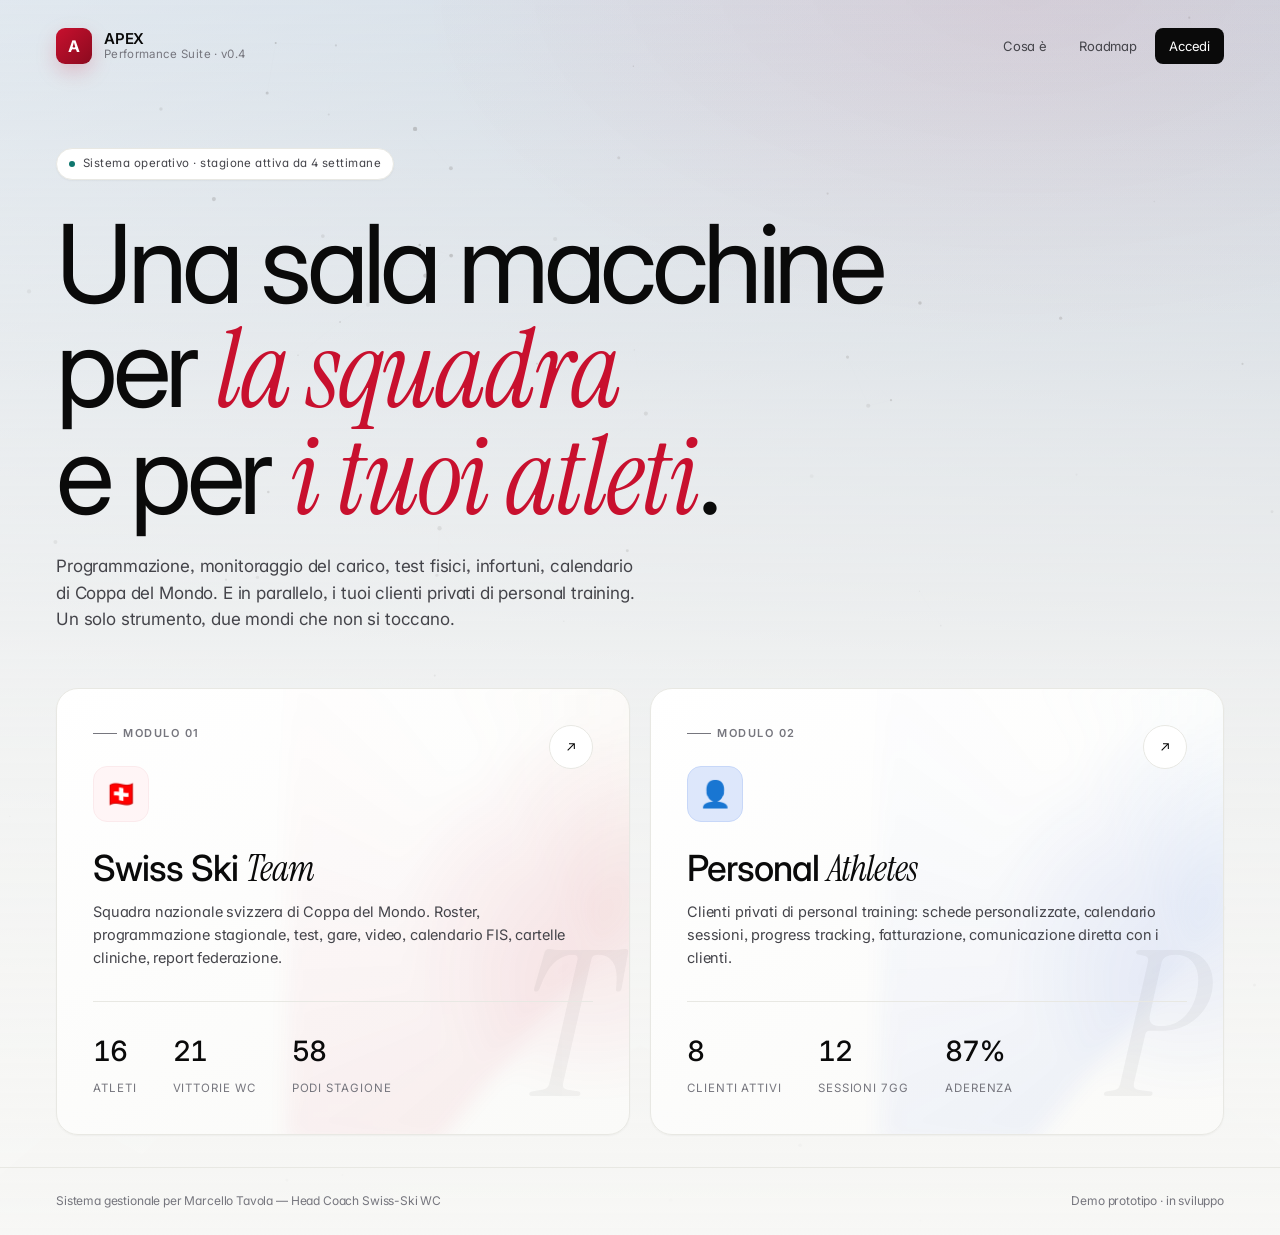
<file: index.html>
<!doctype html>
<html lang="it">
<head>
<meta charset="utf-8" />
<meta name="viewport" content="width=device-width, initial-scale=1" />
<title>APEX — Performance Suite</title>
<link rel="preconnect" href="https://fonts.googleapis.com">
<link rel="preconnect" href="https://fonts.gstatic.com" crossorigin>
<link href="https://fonts.googleapis.com/css2?family=Inter:wght@400;500;600;700&family=Instrument+Serif:ital@0;1&display=swap" rel="stylesheet">
<link rel="stylesheet" href="assets/app.css" />
</head>
<body>
<main class="entry cinematic">

  <!-- Particle field -->
  <canvas id="particles-canvas" class="particles-canvas"></canvas>

  <!-- Cursor glow -->
  <div class="cursor-glow"></div>

  <!-- Mountain horizon SVG -->
  <div class="mountain-bg">
    <svg viewBox="0 0 1440 200" preserveAspectRatio="none" xmlns="http://www.w3.org/2000/svg">
      <path d="M0,200 L0,140 L80,80 L160,120 L240,40 L320,90 L400,30 L480,70 L560,20 L640,60 L720,10 L800,50 L880,30 L960,80 L1040,40 L1120,100 L1200,50 L1280,90 L1360,60 L1440,110 L1440,200 Z" fill="currentColor"/>
    </svg>
  </div>

  <header class="entry-nav">
    <div class="entry-brand">
      <div class="entry-brand-mark">A</div>
      <div class="entry-brand-text">
        APEX
        <small>Performance Suite · v0.4</small>
      </div>
    </div>
    <nav class="entry-nav-links">
      <a href="#">Cosa è</a>
      <a href="#">Roadmap</a>
      <a href="#" class="magnetic" style="background:var(--text);color:white;display:inline-block;padding:8px 14px;">Accedi</a>
    </nav>
  </header>

  <section class="entry-main" style="position:relative;z-index:2;">
    <span class="entry-eyebrow">
      <span class="pulse"></span>
      Sistema operativo · stagione attiva da 4 settimane
    </span>

    <h1 class="entry-title">
      Una sala macchine<br/>
      per <em>la squadra</em><br/>
      e per <em>i tuoi atleti</em>.
    </h1>

    <p class="entry-sub">
      Programmazione, monitoraggio del carico, test fisici, infortuni, calendario di Coppa del Mondo. E in parallelo, i tuoi clienti privati di personal training. Un solo strumento, due mondi che non si toccano.
    </p>

    <div class="entry-grid">

      <a class="entry-card team magnetic" href="team.html">
        <div class="entry-card-deco"></div>
        <div class="entry-card-mark">T</div>
        <div class="entry-card-arrow">
          <svg width="16" height="16" viewBox="0 0 24 24" fill="none" stroke="currentColor" stroke-width="1.6"><path d="M7 17 17 7M9 7h8v8"/></svg>
        </div>
        <span class="entry-card-tag">Modulo 01</span>
        <div class="entry-card-icon">🇨🇭</div>
        <h2>Swiss Ski <em>Team</em></h2>
        <p>Squadra nazionale svizzera di Coppa del Mondo. Roster, programmazione stagionale, test, gare, video, calendario FIS, cartelle cliniche, report federazione.</p>
        <div class="entry-card-stats">
          <div class="entry-card-stat"><strong class="tick" data-count="16">0</strong><span>Atleti</span></div>
          <div class="entry-card-stat"><strong class="tick" data-count="21">0</strong><span>Vittorie WC</span></div>
          <div class="entry-card-stat"><strong class="tick" data-count="58">0</strong><span>Podi stagione</span></div>
        </div>
      </a>

      <a class="entry-card personal magnetic" href="personal.html">
        <div class="entry-card-deco"></div>
        <div class="entry-card-mark">P</div>
        <div class="entry-card-arrow">
          <svg width="16" height="16" viewBox="0 0 24 24" fill="none" stroke="currentColor" stroke-width="1.6"><path d="M7 17 17 7M9 7h8v8"/></svg>
        </div>
        <span class="entry-card-tag">Modulo 02</span>
        <div class="entry-card-icon">👤</div>
        <h2>Personal <em>Athletes</em></h2>
        <p>Clienti privati di personal training: schede personalizzate, calendario sessioni, progress tracking, fatturazione, comunicazione diretta con i clienti.</p>
        <div class="entry-card-stats">
          <div class="entry-card-stat"><strong class="tick" data-count="8">0</strong><span>Clienti attivi</span></div>
          <div class="entry-card-stat"><strong class="tick" data-count="12">0</strong><span>Sessioni 7gg</span></div>
          <div class="entry-card-stat"><strong class="tick" data-count="87" data-suffix="%">0</strong><span>Aderenza</span></div>
        </div>
      </a>

    </div>
  </section>

  <footer class="entry-footer">
    <span>Sistema gestionale per Marcello Tavola — Head Coach Swiss-Ski WC</span>
    <span>Demo prototipo · in sviluppo</span>
  </footer>
</main>

<script src="assets/app.js"></script>
<script>
  document.addEventListener('DOMContentLoaded', () => {
    setTimeout(() => window.__animateCounters(), 600);
    initMagneticButtons();
  });
</script>
</body>
</html>
</file>
<file: assets/app.css>
/* ============================================================
   TAVOLA PERFORMANCE — Design System v2 (Light · Premium · Animated)
   ============================================================ */

:root {
  /* Surfaces */
  --bg: #F7F7F5;
  --bg-elev: #FFFFFF;
  --surface: #FFFFFF;
  --surface-2: #FAFAF8;
  --surface-3: #F2F2EF;
  --surface-4: #ECECE8;

  /* Borders */
  --border: #E8E8E3;
  --border-2: #D9D9D2;
  --border-strong: #C4C4BC;

  /* Text */
  --text: #0A0A0A;
  --text-2: #44444A;
  --text-3: #76767E;
  --text-4: #A4A4AC;

  /* Accents */
  --accent: #C8102E;          /* Swiss red, deeper */
  --accent-2: #8B0A1F;
  --accent-soft: #FBEAEC;
  --accent-tint: #FFF5F6;

  --good: #0F766E;
  --good-soft: #D7F0EC;
  --warn: #B45309;
  --warn-soft: #FCEBCB;
  --bad: #B91C1C;
  --bad-soft: #FCE7E7;
  --info: #1D4ED8;
  --info-soft: #DDE7FB;

  --serif: 'Instrument Serif', 'Times New Roman', serif;
  --sans: 'Inter', -apple-system, BlinkMacSystemFont, system-ui, sans-serif;

  --radius: 14px;
  --radius-sm: 10px;
  --radius-xs: 6px;
  --radius-lg: 22px;

  --ease: cubic-bezier(0.22, 1, 0.36, 1);
  --ease-bounce: cubic-bezier(0.34, 1.56, 0.64, 1);

  --shadow-1: 0 1px 2px rgba(15, 15, 15, 0.04);
  --shadow-2: 0 1px 0 rgba(15, 15, 15, 0.03), 0 4px 24px rgba(15, 15, 15, 0.06);
  --shadow-3: 0 1px 0 rgba(15, 15, 15, 0.03), 0 14px 50px -10px rgba(15, 15, 15, 0.18);
  --shadow-pop: 0 30px 80px -20px rgba(20, 20, 30, 0.25), 0 8px 24px -8px rgba(20, 20, 30, 0.12);
}

/* Base reset */
* { box-sizing: border-box; }
html, body { margin: 0; padding: 0; }
body {
  background: var(--bg);
  color: var(--text);
  font-family: var(--sans);
  font-feature-settings: 'cv11', 'ss01', 'ss03', 'cv02';
  -webkit-font-smoothing: antialiased;
  -moz-osx-font-smoothing: grayscale;
  font-size: 14px;
  line-height: 1.55;
  letter-spacing: -0.011em;
  text-rendering: optimizeLegibility;
}
a { color: inherit; text-decoration: none; }
button { font-family: inherit; cursor: pointer; border: none; background: none; padding: 0; color: inherit; }
::selection { background: var(--accent); color: white; }

/* ============================================================
   ENTRY / LANDING
   ============================================================ */
.entry {
  min-height: 100vh;
  display: flex; flex-direction: column;
  background: var(--bg);
  position: relative;
  overflow: hidden;
}
.entry::before {
  content: '';
  position: absolute; inset: 0;
  background:
    radial-gradient(900px 500px at 80% -10%, rgba(200, 16, 46, 0.06), transparent 70%),
    radial-gradient(700px 400px at -5% 100%, rgba(20, 60, 120, 0.04), transparent 70%);
  pointer-events: none;
}
.entry-nav {
  position: relative; z-index: 2;
  display: flex; align-items: center;
  padding: 28px 56px;
}
.entry-brand {
  display: flex; align-items: center; gap: 12px;
}
.entry-brand-mark {
  width: 36px; height: 36px; border-radius: 9px;
  background: linear-gradient(135deg, var(--accent) 0%, var(--accent-2) 100%);
  display: grid; place-items: center;
  color: white; font-weight: 700; font-size: 16px;
  box-shadow: 0 8px 24px -6px rgba(200, 16, 46, 0.4);
  letter-spacing: -0.05em;
}
.entry-brand-text {
  font-weight: 600; font-size: 15px; letter-spacing: -0.012em; line-height: 1.2;
}
.entry-brand-text small {
  display: block; font-weight: 400; font-size: 11.5px;
  color: var(--text-3); letter-spacing: 0.03em;
  font-feature-settings: 'tnum';
}
.entry-nav-links { margin-left: auto; display: flex; gap: 4px; }
.entry-nav-links a {
  padding: 8px 14px; font-size: 13px; color: var(--text-2);
  border-radius: 8px; transition: all .2s var(--ease);
}
.entry-nav-links a:hover { background: var(--surface-3); color: var(--text); }

.entry-main {
  position: relative; z-index: 2;
  flex: 1; display: flex; flex-direction: column;
  padding: 56px 56px 32px;
}
.entry-eyebrow {
  display: inline-flex; align-items: center; gap: 8px;
  padding: 6px 12px; border-radius: 999px;
  background: var(--surface);
  border: 1px solid var(--border);
  font-size: 11.5px; color: var(--text-2);
  letter-spacing: 0.04em;
  width: fit-content;
  margin-bottom: 32px;
  box-shadow: var(--shadow-1);
  animation: floatIn .9s var(--ease) both;
}
.entry-eyebrow .pulse {
  width: 6px; height: 6px; border-radius: 50%;
  background: var(--good);
  animation: pulseGreen 2s infinite;
  box-shadow: 0 0 0 0 rgba(15,118,110,0.6);
}
@keyframes pulseGreen {
  0%, 100% { box-shadow: 0 0 0 0 rgba(15,118,110,0.6); }
  50% { box-shadow: 0 0 0 6px rgba(15,118,110,0); }
}
.entry-title {
  font-size: clamp(48px, 7vw, 92px);
  font-weight: 500;
  letter-spacing: -0.045em;
  line-height: 0.96;
  margin: 0 0 24px 0;
  max-width: 980px;
  animation: floatIn 1.1s var(--ease) .1s both;
}
.entry-title em {
  font-style: italic;
  font-family: var(--serif);
  font-weight: 400;
  color: var(--accent);
  letter-spacing: -0.02em;
}
.entry-sub {
  font-size: 17px; color: var(--text-2);
  max-width: 580px; line-height: 1.55; margin: 0 0 56px 0;
  animation: floatIn 1.1s var(--ease) .2s both;
}
@keyframes floatIn {
  from { opacity: 0; transform: translateY(16px); }
  to { opacity: 1; transform: translateY(0); }
}

.entry-grid {
  display: grid; grid-template-columns: 1fr 1fr;
  gap: 20px; max-width: 1280px;
  animation: floatIn 1.2s var(--ease) .3s both;
}
@media (max-width: 900px) {
  .entry-nav, .entry-main { padding-left: 24px; padding-right: 24px; }
  .entry-grid { grid-template-columns: 1fr; }
}

.entry-card {
  position: relative; overflow: hidden;
  background: var(--surface);
  border: 1px solid var(--border);
  border-radius: var(--radius-lg);
  padding: 36px;
  cursor: pointer;
  transition: transform .5s var(--ease), border-color .3s var(--ease), box-shadow .5s var(--ease);
  box-shadow: var(--shadow-1);
  display: flex; flex-direction: column; min-height: 360px;
}
.entry-card:hover {
  transform: translateY(-6px);
  border-color: var(--text);
  box-shadow: var(--shadow-3);
}
.entry-card-bg {
  position: absolute; inset: 0;
  opacity: 0; transition: opacity .5s var(--ease);
  pointer-events: none;
}
.entry-card:hover .entry-card-bg { opacity: 1; }

.entry-card.team .entry-card-bg {
  background:
    radial-gradient(circle at 100% 0%, rgba(200, 16, 46, 0.08), transparent 60%),
    linear-gradient(180deg, transparent 60%, rgba(200,16,46,0.03));
}
.entry-card.personal .entry-card-bg {
  background:
    radial-gradient(circle at 100% 0%, rgba(29, 78, 216, 0.08), transparent 60%),
    linear-gradient(180deg, transparent 60%, rgba(29,78,216,0.03));
}

.entry-card-tag {
  display: inline-flex; align-items: center; gap: 6px;
  font-size: 11px; font-weight: 600;
  text-transform: uppercase; letter-spacing: 0.14em;
  color: var(--text-3);
  margin-bottom: 24px;
  position: relative; z-index: 1;
}
.entry-card-tag::before {
  content: ''; width: 24px; height: 1px; background: var(--text-3);
}

.entry-card-icon {
  width: 56px; height: 56px; border-radius: 14px;
  background: var(--surface-2); border: 1px solid var(--border);
  display: grid; place-items: center;
  font-size: 26px; margin-bottom: 28px;
  position: relative; z-index: 1;
  transition: transform .5s var(--ease-bounce);
}
.entry-card:hover .entry-card-icon {
  transform: rotate(-6deg) scale(1.08);
}
.entry-card.team .entry-card-icon { background: var(--accent-tint); border-color: var(--accent-soft); }
.entry-card.personal .entry-card-icon { background: var(--info-soft); border-color: #C7D7F8; }

.entry-card h2 {
  font-size: 36px; font-weight: 500; letter-spacing: -0.028em;
  margin: 0 0 12px 0; line-height: 1.05;
  position: relative; z-index: 1;
}
.entry-card h2 em { font-style: italic; font-family: var(--serif); font-weight: 400; }
.entry-card p {
  color: var(--text-2); margin: 0 0 32px 0;
  font-size: 14.5px; line-height: 1.6;
  position: relative; z-index: 1;
  max-width: 480px;
}

.entry-card-stats {
  display: flex; gap: 36px;
  margin-top: auto;
  padding-top: 28px;
  border-top: 1px solid var(--border);
  position: relative; z-index: 1;
}
.entry-card-stat strong {
  display: block; font-size: 28px; font-weight: 500;
  letter-spacing: -0.025em; margin-bottom: 2px;
  font-feature-settings: 'tnum';
}
.entry-card-stat span {
  font-size: 11.5px; color: var(--text-3);
  text-transform: uppercase; letter-spacing: 0.08em;
}

.entry-card-arrow {
  position: absolute; top: 36px; right: 36px;
  width: 44px; height: 44px; border-radius: 999px;
  background: var(--surface);
  border: 1px solid var(--border);
  display: grid; place-items: center;
  transition: all .4s var(--ease);
  z-index: 2;
}
.entry-card:hover .entry-card-arrow {
  background: var(--text); border-color: var(--text); color: white;
  transform: rotate(-45deg);
}
.entry-card-arrow svg { transition: transform .4s var(--ease); }

.entry-footer {
  position: relative; z-index: 2;
  padding: 24px 56px;
  border-top: 1px solid var(--border);
  display: flex; justify-content: space-between; align-items: center;
  color: var(--text-3); font-size: 12px;
}
@media (max-width: 900px) { .entry-footer { padding: 20px 24px; flex-wrap: wrap; gap: 12px; } }

/* ============================================================
   APP LAYOUT
   ============================================================ */
.app { display: grid; grid-template-columns: 256px 1fr; min-height: 100vh; }

.sidebar {
  position: sticky; top: 0; height: 100vh;
  background: var(--bg-elev);
  border-right: 1px solid var(--border);
  padding: 18px 14px 14px;
  display: flex; flex-direction: column;
  z-index: 5;
}
.sidebar-brand {
  display: flex; align-items: center; gap: 10px;
  padding: 4px 8px 18px;
  border-bottom: 1px solid var(--border);
  margin-bottom: 14px;
  transition: opacity .2s var(--ease);
}
.sidebar-brand:hover { opacity: 0.7; }
.sidebar-brand-mark {
  width: 30px; height: 30px; border-radius: 8px;
  background: linear-gradient(135deg, var(--accent) 0%, var(--accent-2) 100%);
  display: grid; place-items: center; color: white;
  font-weight: 700; font-size: 13px; letter-spacing: -0.05em;
  box-shadow: 0 4px 12px -4px rgba(200, 16, 46, 0.4);
}
.sidebar-brand-mark.personal {
  background: linear-gradient(135deg, var(--info) 0%, #1E3A8A 100%);
  box-shadow: 0 4px 12px -4px rgba(29, 78, 216, 0.4);
}
.sidebar-brand-text { font-weight: 600; font-size: 13px; line-height: 1.2; }
.sidebar-brand-text small {
  display: block; font-weight: 400; color: var(--text-3); font-size: 11px;
  font-feature-settings: 'tnum';
}

.nav-section {
  font-size: 10px; color: var(--text-4);
  text-transform: uppercase; letter-spacing: 0.16em;
  padding: 14px 12px 6px; font-weight: 600;
}
.nav-link {
  display: flex; align-items: center; gap: 10px;
  padding: 8px 12px; border-radius: 8px;
  color: var(--text-2); font-size: 13px; font-weight: 500;
  margin-bottom: 1px;
  transition: background .15s var(--ease), color .15s var(--ease);
  position: relative;
}
.nav-link:hover { background: var(--surface-3); color: var(--text); }
.nav-link.active {
  background: var(--text); color: white;
  box-shadow: 0 2px 8px -2px rgba(0,0,0,0.2);
}
.nav-link.active svg { color: white; }
.nav-link svg { width: 15px; height: 15px; flex-shrink: 0; opacity: 0.85; }
.nav-link .badge {
  margin-left: auto; font-size: 10px; font-weight: 600;
  padding: 1px 7px; border-radius: 999px;
  background: var(--surface-3); color: var(--text-2);
  min-width: 20px; text-align: center;
}
.nav-link.active .badge { background: rgba(255,255,255,0.18); color: white; }

.sidebar-bottom { margin-top: auto; padding-top: 12px; border-top: 1px solid var(--border); }
.sidebar-user {
  display: flex; align-items: center; gap: 10px;
  padding: 8px 10px; border-radius: 10px;
  cursor: pointer; transition: background .15s var(--ease);
}
.sidebar-user:hover { background: var(--surface-3); }
.sidebar-user-avatar {
  width: 32px; height: 32px; border-radius: 50%;
  background: linear-gradient(135deg, var(--accent), var(--accent-2));
  color: white; display: grid; place-items: center;
  font-weight: 600; font-size: 11.5px;
  letter-spacing: 0.02em;
}
.sidebar-user-avatar.personal {
  background: linear-gradient(135deg, var(--info), #1E3A8A);
}
.sidebar-user-info { flex: 1; min-width: 0; }
.sidebar-user-info strong { display: block; font-size: 12.5px; font-weight: 600; }
.sidebar-user-info span { font-size: 11px; color: var(--text-3); }

/* ============================================================
   MAIN
   ============================================================ */
.main { min-width: 0; background: var(--bg); }

.topbar {
  display: flex; align-items: center; gap: 16px;
  padding: 18px 36px;
  background: rgba(247,247,245, 0.85);
  backdrop-filter: saturate(180%) blur(14px);
  -webkit-backdrop-filter: saturate(180%) blur(14px);
  border-bottom: 1px solid var(--border);
  position: sticky; top: 0; z-index: 9;
}
.crumb {
  font-size: 12px; color: var(--text-3); display: flex; align-items: center; gap: 8px;
}
.crumb svg { width: 12px; height: 12px; opacity: 0.5; }
.crumb strong { color: var(--text); font-weight: 600; }

.topbar-spacer { flex: 1; }
.topbar-actions { display: flex; gap: 8px; align-items: center; }
.topbar-meta {
  font-size: 12px; color: var(--text-3);
  display: flex; align-items: center; gap: 8px;
}

.btn {
  display: inline-flex; align-items: center; gap: 6px;
  padding: 8px 13px; border-radius: 8px;
  background: var(--surface);
  border: 1px solid var(--border);
  color: var(--text); font-size: 12.5px; font-weight: 500;
  transition: all .15s var(--ease);
  white-space: nowrap;
}
.btn:hover { background: var(--surface-3); border-color: var(--border-2); }
.btn.primary {
  background: var(--text); border-color: var(--text); color: white;
  box-shadow: 0 1px 0 rgba(255,255,255,0.1) inset, 0 4px 12px -4px rgba(0,0,0,0.3);
}
.btn.primary:hover { background: #2a2a2a; border-color: #2a2a2a; }
.btn.accent { background: var(--accent); border-color: var(--accent); color: white; }
.btn.accent:hover { background: var(--accent-2); border-color: var(--accent-2); }
.btn.ghost { background: transparent; border-color: transparent; color: var(--text-2); }
.btn.ghost:hover { background: var(--surface-3); color: var(--text); }
.btn svg { width: 14px; height: 14px; }

.search {
  display: flex; align-items: center; gap: 8px;
  background: var(--surface); border: 1px solid var(--border);
  border-radius: 8px; padding: 6px 10px;
  transition: border-color .15s var(--ease), box-shadow .15s var(--ease);
  width: 280px;
}
.search:focus-within {
  border-color: var(--text);
  box-shadow: 0 0 0 4px var(--surface-3);
}
.search input {
  background: transparent; border: none; outline: none;
  color: var(--text); flex: 1; font-size: 13px; font-family: inherit;
}
.search input::placeholder { color: var(--text-4); }
.search svg { width: 14px; height: 14px; color: var(--text-3); }

.kbd {
  font-family: ui-monospace, Menlo, monospace;
  font-size: 10.5px; padding: 2px 6px;
  border-radius: 4px;
  background: var(--surface-3); color: var(--text-2);
  border: 1px solid var(--border);
  font-weight: 500;
}

/* ============================================================
   CONTENT / PAGES
   ============================================================ */
.content { padding: 32px 36px 56px; max-width: 1480px; }

.page-pane {
  animation: paneIn .55s var(--ease);
}
@keyframes paneIn {
  from { opacity: 0; transform: translateY(8px); }
  to { opacity: 1; transform: translateY(0); }
}

.page-header { margin-bottom: 28px; max-width: 760px; }
.page-eyebrow {
  font-size: 11px; font-weight: 600; color: var(--text-3);
  text-transform: uppercase; letter-spacing: 0.14em;
  margin-bottom: 8px;
}
.page-header h2 {
  font-size: 36px; margin: 0 0 8px 0;
  letter-spacing: -0.03em; font-weight: 500;
  line-height: 1.05;
}
.page-header h2 em { font-family: var(--serif); font-style: italic; font-weight: 400; }
.page-header p { color: var(--text-3); margin: 0; font-size: 14.5px; line-height: 1.55; }

/* ============================================================
   CARDS / GRID
   ============================================================ */
.card {
  background: var(--surface);
  border: 1px solid var(--border);
  border-radius: var(--radius);
  padding: 22px;
  transition: box-shadow .25s var(--ease), border-color .25s var(--ease);
}
.card.glow:hover { box-shadow: var(--shadow-2); border-color: var(--border-2); }
.card-pad-0 { padding: 0; overflow: hidden; }
.card-header {
  display: flex; align-items: flex-start; justify-content: space-between;
  margin-bottom: 18px; gap: 16px;
}
.card-title {
  font-size: 14px; font-weight: 600; margin: 0;
  letter-spacing: -0.012em; line-height: 1.3;
}
.card-sub { font-size: 12.5px; color: var(--text-3); margin: 4px 0 0 0; }

.grid { display: grid; gap: 16px; }
.grid-4 { grid-template-columns: repeat(4, 1fr); }
.grid-3 { grid-template-columns: repeat(3, 1fr); }
.grid-2 { grid-template-columns: repeat(2, 1fr); }
.grid-2-1 { grid-template-columns: 2fr 1fr; }
.grid-1-2 { grid-template-columns: 1fr 2fr; }
.grid-3-1 { grid-template-columns: 3fr 1fr; }
@media (max-width: 1200px) {
  .grid-4 { grid-template-columns: repeat(2, 1fr); }
  .grid-3 { grid-template-columns: repeat(2, 1fr); }
}
@media (max-width: 900px) {
  .grid-4, .grid-3, .grid-2, .grid-2-1, .grid-1-2, .grid-3-1 { grid-template-columns: 1fr; }
  .app { grid-template-columns: 1fr; }
  .sidebar { display: none; }
  .topbar, .content { padding-left: 18px; padding-right: 18px; }
}

/* ============================================================
   STAT TILE
   ============================================================ */
.stat {
  background: var(--surface);
  border: 1px solid var(--border);
  border-radius: var(--radius);
  padding: 20px 22px;
  position: relative; overflow: hidden;
  transition: border-color .2s var(--ease), transform .25s var(--ease);
}
.stat:hover { border-color: var(--border-2); transform: translateY(-2px); }
.stat-label {
  font-size: 11.5px; color: var(--text-3);
  text-transform: uppercase; letter-spacing: 0.1em;
  margin-bottom: 12px; font-weight: 500;
}
.stat-value {
  font-size: 32px; font-weight: 500;
  letter-spacing: -0.03em; line-height: 1;
  font-feature-settings: 'tnum';
}
.stat-value-sub {
  font-size: 14px; color: var(--text-3); margin-left: 4px; font-weight: 400;
}
.stat-trend {
  font-size: 11.5px; margin-top: 10px;
  display: inline-flex; align-items: center; gap: 4px;
  padding: 2px 7px; border-radius: 999px; font-weight: 500;
}
.stat-trend.up { color: var(--good); background: var(--good-soft); }
.stat-trend.down { color: var(--bad); background: var(--bad-soft); }
.stat-trend.flat { color: var(--text-3); background: var(--surface-3); }

/* spark */
.stat-spark {
  position: absolute; right: 16px; top: 16px;
  width: 80px; height: 32px; opacity: 0.6;
}

/* ============================================================
   PILLS / TAGS
   ============================================================ */
.pill {
  display: inline-flex; align-items: center; gap: 4px;
  padding: 3px 9px; border-radius: 999px;
  font-size: 11px; font-weight: 500;
  white-space: nowrap;
}
.pill.good { background: var(--good-soft); color: var(--good); }
.pill.warn { background: var(--warn-soft); color: var(--warn); }
.pill.bad { background: var(--bad-soft); color: var(--bad); }
.pill.info { background: var(--info-soft); color: var(--info); }
.pill.muted { background: var(--surface-3); color: var(--text-2); }
.pill.dot::before {
  content: ''; width: 5px; height: 5px; border-radius: 50%;
  background: currentColor;
}

.disc-tag {
  display: inline-block; padding: 3px 7px;
  border-radius: 5px; font-size: 10.5px;
  font-weight: 600; letter-spacing: 0.04em;
  margin-right: 4px; line-height: 1.2;
}
.disc-tag.dh { background: #FCE7E7; color: #991B1B; }
.disc-tag.sg { background: #FEE6CC; color: #9A3412; }
.disc-tag.gs { background: #DBEAFE; color: #1E3A8A; }
.disc-tag.sl { background: #D7F0EC; color: #0F766E; }
.disc-tag.ac { background: #EDE3FB; color: #6B21A8; }

/* ============================================================
   ATHLETE / CLIENT ROW
   ============================================================ */
.athlete-row {
  display: grid; grid-template-columns: 44px 1fr auto auto auto auto;
  gap: 16px; align-items: center;
  padding: 14px 18px; border-radius: 0;
  transition: background .15s var(--ease);
  cursor: pointer;
  border-bottom: 1px solid var(--border);
}
.athlete-row:last-child { border-bottom: none; }
.athlete-row:hover { background: var(--surface-2); }
.athlete-avatar {
  width: 38px; height: 38px; border-radius: 50%;
  background: linear-gradient(135deg, var(--surface-3), var(--surface-4));
  color: var(--text); display: grid; place-items: center;
  font-weight: 600; font-size: 12px; letter-spacing: 0.02em;
  border: 1px solid var(--border-2);
}
.athlete-name strong { display: block; font-weight: 600; font-size: 13.5px; line-height: 1.3; }
.athlete-name span { color: var(--text-3); font-size: 11.5px; font-feature-settings: 'tnum'; }

.readiness {
  width: 80px; height: 6px; border-radius: 999px;
  background: var(--surface-3); overflow: hidden;
  position: relative;
}
.readiness-bar {
  height: 100%; border-radius: 999px;
  transition: width .8s var(--ease);
}
.readiness-bar.high { background: linear-gradient(90deg, var(--good), #10B981); }
.readiness-bar.med { background: linear-gradient(90deg, var(--warn), #F59E0B); }
.readiness-bar.low { background: linear-gradient(90deg, var(--bad), #EF4444); }

/* ============================================================
   TABLE
   ============================================================ */
.table { width: 100%; border-collapse: collapse; font-size: 13px; }
.table th {
  text-align: left; font-weight: 500; font-size: 10.5px;
  color: var(--text-3); text-transform: uppercase; letter-spacing: 0.1em;
  padding: 12px 16px; border-bottom: 1px solid var(--border);
  background: var(--surface-2);
}
.table td {
  padding: 14px 16px; border-bottom: 1px solid var(--border);
  vertical-align: middle;
}
.table tbody tr { transition: background .15s var(--ease); cursor: pointer; }
.table tbody tr:hover { background: var(--surface-2); }
.table tbody tr:last-child td { border-bottom: none; }

/* ============================================================
   TABS
   ============================================================ */
.tabs {
  display: flex; gap: 2px;
  padding: 4px;
  background: var(--surface-3);
  border-radius: 10px;
  margin-bottom: 24px;
  width: fit-content;
}
.tab {
  padding: 7px 14px; font-size: 12.5px; font-weight: 500;
  color: var(--text-3); border-radius: 7px;
  transition: all .2s var(--ease);
  cursor: pointer;
}
.tab:hover { color: var(--text); }
.tab.active {
  background: var(--surface);
  color: var(--text);
  box-shadow: var(--shadow-1);
}

/* simple horizontal tabs (page-level) */
.htabs {
  display: flex; gap: 24px; border-bottom: 1px solid var(--border);
  margin-bottom: 24px;
}
.htab {
  padding: 12px 0; font-size: 13px; font-weight: 500;
  color: var(--text-3); border-bottom: 2px solid transparent;
  margin-bottom: -1px; cursor: pointer;
  transition: all .2s var(--ease);
  position: relative;
}
.htab:hover { color: var(--text); }
.htab.active { color: var(--text); border-bottom-color: var(--text); }
.htab .count {
  font-size: 10.5px; color: var(--text-4);
  margin-left: 4px; font-weight: 400;
}

/* ============================================================
   ALERTS
   ============================================================ */
.alert-row {
  display: flex; align-items: center; gap: 12px;
  padding: 12px 14px; border-radius: 10px;
  background: var(--surface-2);
  border: 1px solid var(--border);
  transition: all .15s var(--ease);
}
.alert-row + .alert-row { margin-top: 8px; }
.alert-row:hover { background: var(--surface-3); border-color: var(--border-2); }
.alert-row .dot { width: 6px; height: 6px; border-radius: 50%; flex-shrink: 0; }
.alert-row .dot.warn { background: var(--warn); box-shadow: 0 0 0 3px var(--warn-soft); }
.alert-row .dot.bad { background: var(--bad); box-shadow: 0 0 0 3px var(--bad-soft); }
.alert-row .dot.good { background: var(--good); box-shadow: 0 0 0 3px var(--good-soft); }
.alert-row .label { flex: 1; font-size: 13px; color: var(--text); }
.alert-row .when { font-size: 11px; color: var(--text-3); white-space: nowrap; }

/* ============================================================
   CALENDAR
   ============================================================ */
.cal-grid { display: grid; grid-template-columns: repeat(7, 1fr); gap: 4px; }
.cal-day {
  aspect-ratio: 1; padding: 8px;
  border-radius: 8px;
  background: var(--surface);
  border: 1px solid var(--border);
  font-size: 11.5px; color: var(--text-2);
  position: relative; cursor: pointer;
  transition: all .2s var(--ease);
  overflow: hidden;
}
.cal-day:hover { border-color: var(--text); transform: translateY(-2px); }
.cal-day.today {
  background: var(--text); color: white;
  border-color: var(--text);
  box-shadow: 0 8px 20px -8px rgba(0,0,0,0.3);
}
.cal-day.today .num { color: white; }
.cal-day .num { font-weight: 600; font-size: 14px; color: var(--text); display: block; margin-bottom: 4px; font-feature-settings: 'tnum'; }
.cal-day .events { display: flex; gap: 3px; flex-wrap: wrap; }
.cal-day .event { width: 6px; height: 6px; border-radius: 50%; }
.cal-day .event.race { background: var(--accent); }
.cal-day .event.gym { background: var(--info); }
.cal-day .event.snow { background: var(--good); }
.cal-day .event.travel { background: var(--warn); }
.cal-day.today .event { box-shadow: 0 0 0 1.5px white; }
.cal-head {
  text-align: center; font-size: 10px;
  color: var(--text-3); padding: 8px 0;
  text-transform: uppercase; letter-spacing: 0.12em; font-weight: 600;
}
.cal-legend {
  display: flex; gap: 20px;
  font-size: 11.5px; color: var(--text-3);
  margin-bottom: 16px; flex-wrap: wrap;
}
.cal-legend .lg-dot { display: inline-block; width: 8px; height: 8px; border-radius: 50%; margin-right: 6px; vertical-align: middle; }

/* ============================================================
   BAR LIST
   ============================================================ */
.bar-list { display: flex; flex-direction: column; gap: 14px; }
.bar-row {
  display: grid; grid-template-columns: 110px 1fr 64px;
  gap: 14px; align-items: center;
}
.bar-label { font-size: 12.5px; color: var(--text-2); }
.bar-track {
  background: var(--surface-3);
  height: 6px; border-radius: 999px;
  overflow: hidden; position: relative;
}
.bar-fill {
  height: 100%; border-radius: 999px;
  background: linear-gradient(90deg, var(--accent), #E84057);
  transition: width 1s var(--ease);
}
.bar-fill.ok { background: linear-gradient(90deg, var(--good), #14B8A6); }
.bar-fill.info { background: linear-gradient(90deg, var(--info), #3B82F6); }
.bar-fill.warn { background: linear-gradient(90deg, var(--warn), #F59E0B); }
.bar-value {
  font-size: 12.5px; font-weight: 600; text-align: right;
  font-feature-settings: 'tnum';
}

/* ============================================================
   WORKOUT
   ============================================================ */
.workout-item {
  display: grid; grid-template-columns: 32px 1fr auto auto auto auto;
  gap: 16px; align-items: center;
  padding: 14px 16px; border-radius: 10px;
  background: var(--surface-2);
  border: 1px solid var(--border);
  transition: all .15s var(--ease);
}
.workout-item + .workout-item { margin-top: 8px; }
.workout-item:hover { border-color: var(--border-2); background: var(--surface); }
.workout-num {
  width: 26px; height: 26px; border-radius: 6px;
  background: var(--surface); border: 1px solid var(--border);
  display: grid; place-items: center;
  font-size: 12px; font-weight: 600; color: var(--text);
  font-feature-settings: 'tnum';
}
.workout-name { font-size: 13.5px; font-weight: 500; color: var(--text); }
.workout-name span { display: block; font-size: 11.5px; color: var(--text-3); margin-top: 3px; font-weight: 400; }
.workout-stat { font-size: 10.5px; color: var(--text-3); text-align: center; min-width: 60px; }
.workout-stat strong {
  display: block; color: var(--text); font-size: 13px;
  font-weight: 600; margin-bottom: 2px;
  font-feature-settings: 'tnum';
}

/* ============================================================
   PHASE PERIODIZATION
   ============================================================ */
.phase-grid {
  display: grid; grid-template-columns: repeat(12, 1fr);
  gap: 4px; margin-bottom: 6px;
}
.phase-block {
  height: 48px; border-radius: 8px;
  padding: 8px 10px;
  font-size: 10.5px; font-weight: 600;
  color: white;
  display: flex; align-items: flex-end;
  letter-spacing: 0.04em;
  transition: transform .25s var(--ease);
  cursor: pointer;
}
.phase-block:hover { transform: scaleY(1.06); }
.phase-block.gen { background: linear-gradient(160deg, #14532D, #166534); }
.phase-block.spec { background: linear-gradient(160deg, #1E3A8A, #1E40AF); }
.phase-block.preag { background: linear-gradient(160deg, #7C2D12, #9A3412); }
.phase-block.ag { background: linear-gradient(160deg, #7F1D1D, var(--accent)); }
.phase-block.trans { background: linear-gradient(160deg, #404040, #525252); }
.phase-month {
  font-size: 10.5px; color: var(--text-3);
  text-align: center; font-weight: 500; padding: 6px 0;
  text-transform: uppercase; letter-spacing: 0.06em;
}

/* ============================================================
   INJURY TIMELINE
   ============================================================ */
.inj-track {
  position: relative; height: 8px;
  background: var(--surface-3);
  border-radius: 999px; overflow: hidden;
  margin: 8px 0;
}
.inj-fill {
  position: absolute; top: 0; left: 0; height: 100%;
  border-radius: 999px;
  background: linear-gradient(90deg, var(--bad), var(--warn) 50%, var(--good));
  transition: width 1s var(--ease);
}
.inj-marker {
  position: absolute; top: -3px;
  width: 14px; height: 14px; border-radius: 50%;
  background: white; border: 2px solid var(--accent);
  box-shadow: var(--shadow-2);
  transform: translateX(-50%);
}

/* ============================================================
   CHECKLIST
   ============================================================ */
.checklist { list-style: none; padding: 0; margin: 0; }
.checklist li {
  display: flex; align-items: center; gap: 12px;
  padding: 10px 0; font-size: 13px;
  border-bottom: 1px solid var(--border);
}
.checklist li:last-child { border-bottom: none; }
.checklist .check {
  width: 20px; height: 20px; border-radius: 50%;
  display: grid; place-items: center; flex-shrink: 0;
  font-size: 11px; font-weight: 700;
}
.checklist .check.done { background: var(--good-soft); color: var(--good); }
.checklist .check.todo { background: var(--surface-3); color: var(--text-3); border: 1px dashed var(--border-strong); }
.checklist .check.warn { background: var(--warn-soft); color: var(--warn); }

/* ============================================================
   RACE / EVENT ROW
   ============================================================ */
.race-row {
  display: grid; grid-template-columns: 56px 1fr auto auto;
  gap: 14px; align-items: center;
  padding: 12px 14px; border-radius: 10px;
  background: var(--surface-2); border: 1px solid var(--border);
  transition: all .2s var(--ease);
  cursor: pointer;
}
.race-row + .race-row { margin-top: 8px; }
.race-row:hover { background: var(--surface); border-color: var(--border-2); transform: translateX(2px); }
.race-date {
  background: var(--surface);
  border: 1px solid var(--border);
  border-radius: 8px; padding: 6px 4px;
  text-align: center;
}
.race-date strong {
  display: block; font-size: 17px; font-weight: 600;
  line-height: 1; font-feature-settings: 'tnum';
  letter-spacing: -0.02em;
}
.race-date span {
  font-size: 9.5px; color: var(--text-3);
  text-transform: uppercase; letter-spacing: 0.08em;
  margin-top: 3px; display: block;
}
.race-name strong { display: block; font-size: 13.5px; line-height: 1.3; }
.race-name span { font-size: 11.5px; color: var(--text-3); }

/* ============================================================
   QUICK ACTIONS
   ============================================================ */
.quick-actions {
  display: grid; grid-template-columns: repeat(4, 1fr);
  gap: 8px;
}
.qa-btn {
  background: var(--surface-2);
  border: 1px solid var(--border);
  border-radius: 10px; padding: 14px;
  text-align: left; cursor: pointer;
  transition: all .2s var(--ease);
}
.qa-btn:hover {
  background: var(--surface);
  border-color: var(--text);
  transform: translateY(-2px);
  box-shadow: var(--shadow-2);
}
.qa-btn-icon {
  width: 30px; height: 30px; border-radius: 8px;
  background: var(--accent-tint); color: var(--accent);
  display: grid; place-items: center;
  margin-bottom: 10px; font-size: 14px;
  transition: transform .25s var(--ease-bounce);
}
.qa-btn:hover .qa-btn-icon { transform: rotate(-8deg) scale(1.1); }
.qa-btn strong { display: block; font-size: 13px; font-weight: 600; margin-bottom: 2px; }
.qa-btn span { font-size: 11.5px; color: var(--text-3); }

/* ============================================================
   MODAL
   ============================================================ */
.modal {
  position: fixed; inset: 0;
  background: rgba(20, 20, 20, 0.5);
  backdrop-filter: blur(8px); -webkit-backdrop-filter: blur(8px);
  display: none; align-items: flex-start; justify-content: center;
  z-index: 100; padding: 40px 20px;
  overflow-y: auto;
  animation: backdropIn .3s var(--ease);
}
.modal.open { display: flex; }
@keyframes backdropIn {
  from { opacity: 0; backdrop-filter: blur(0px); }
  to { opacity: 1; backdrop-filter: blur(8px); }
}
.modal-inner {
  background: var(--bg-elev);
  border-radius: var(--radius-lg);
  width: 100%; max-width: 980px;
  position: relative;
  padding: 32px;
  box-shadow: var(--shadow-pop);
  animation: modalIn .45s var(--ease);
  margin: auto;
}
@keyframes modalIn {
  from { opacity: 0; transform: translateY(20px) scale(0.97); }
  to { opacity: 1; transform: translateY(0) scale(1); }
}
.modal-close {
  position: absolute; top: 22px; right: 22px;
  width: 36px; height: 36px; border-radius: 50%;
  background: var(--surface-3);
  display: grid; place-items: center;
  cursor: pointer; color: var(--text-2);
  font-size: 18px; line-height: 1;
  transition: all .2s var(--ease);
  z-index: 10;
}
.modal-close:hover { background: var(--text); color: white; transform: rotate(90deg); }

/* ============================================================
   ATHLETE HERO (in modal)
   ============================================================ */
.athlete-hero {
  display: grid; grid-template-columns: 100px 1fr auto;
  gap: 24px; align-items: center;
  background: linear-gradient(135deg, var(--surface-2), var(--surface));
  border: 1px solid var(--border);
  padding: 28px; border-radius: var(--radius);
  margin-bottom: 22px;
  position: relative; overflow: hidden;
}
.athlete-hero::before {
  content: ''; position: absolute;
  right: -120px; top: -120px;
  width: 380px; height: 380px; border-radius: 50%;
  background: radial-gradient(circle at center, var(--accent-tint), transparent 70%);
}
.athlete-hero-avatar {
  width: 88px; height: 88px; border-radius: 50%;
  background: linear-gradient(135deg, var(--surface-3), var(--surface-4));
  display: grid; place-items: center;
  font-size: 30px; font-weight: 600; letter-spacing: 0.02em;
  border: 1px solid var(--border-2);
  z-index: 1;
}
.athlete-hero h2 {
  margin: 0 0 6px 0; font-size: 28px;
  letter-spacing: -0.025em; font-weight: 500; line-height: 1.05;
}
.athlete-hero .meta {
  color: var(--text-3); font-size: 13px;
  margin-bottom: 12px; font-feature-settings: 'tnum';
}
.athlete-hero .tags { display: flex; gap: 6px; flex-wrap: wrap; }

/* ============================================================
   CLIENT CARD
   ============================================================ */
.client-card {
  background: var(--surface);
  border: 1px solid var(--border);
  border-radius: var(--radius);
  padding: 18px;
  cursor: pointer;
  transition: all .25s var(--ease);
  position: relative; overflow: hidden;
}
.client-card::before {
  content: ''; position: absolute;
  inset: 0;
  background: radial-gradient(circle at top right, var(--info-soft), transparent 60%);
  opacity: 0; transition: opacity .3s var(--ease);
  pointer-events: none;
}
.client-card:hover { transform: translateY(-3px); border-color: var(--text); box-shadow: var(--shadow-2); }
.client-card:hover::before { opacity: 0.6; }
.client-card-head { display: flex; align-items: center; gap: 12px; margin-bottom: 14px; position: relative; }
.client-card-avatar {
  width: 40px; height: 40px; border-radius: 50%;
  background: linear-gradient(135deg, var(--info), #1E3A8A);
  display: grid; place-items: center;
  color: white; font-weight: 600; font-size: 13px;
}
.client-card-info strong { display: block; font-size: 14px; font-weight: 600; }
.client-card-info span { font-size: 11.5px; color: var(--text-3); }
.client-progress { display: flex; gap: 16px; padding-top: 14px; border-top: 1px solid var(--border); position: relative; }
.client-progress-item { flex: 1; }
.client-progress-item small {
  font-size: 10px; color: var(--text-3);
  text-transform: uppercase; letter-spacing: 0.1em;
  display: block; margin-bottom: 4px; font-weight: 500;
}
.client-progress-item strong { font-size: 14px; font-weight: 600; font-feature-settings: 'tnum'; }

/* ============================================================
   PAYMENT ROW
   ============================================================ */
.payment-row {
  display: flex; align-items: center; gap: 14px;
  padding: 14px 18px;
  transition: background .15s var(--ease);
}
.payment-row + .payment-row { border-top: 1px solid var(--border); }
.payment-row:hover { background: var(--surface-2); }
.payment-status { width: 8px; height: 8px; border-radius: 50%; flex-shrink: 0; }
.payment-status.paid { background: var(--good); box-shadow: 0 0 0 3px var(--good-soft); }
.payment-status.pending { background: var(--warn); box-shadow: 0 0 0 3px var(--warn-soft); }
.payment-status.overdue { background: var(--bad); box-shadow: 0 0 0 3px var(--bad-soft); }

/* ============================================================
   SESSION ROW
   ============================================================ */
.session-row {
  display: grid; grid-template-columns: 60px 1fr auto auto;
  gap: 14px; align-items: center;
  padding: 12px 14px; border-radius: 10px;
  background: var(--surface-2); border: 1px solid var(--border);
  transition: all .2s var(--ease);
}
.session-row + .session-row { margin-top: 8px; }
.session-row:hover { background: var(--surface); border-color: var(--border-2); transform: translateX(2px); }
.session-time {
  background: var(--surface);
  border: 1px solid var(--border);
  border-radius: 8px; padding: 6px;
  text-align: center;
}
.session-time strong {
  display: block; font-size: 14px; line-height: 1; font-weight: 600;
  font-feature-settings: 'tnum';
}
.session-time span { font-size: 9.5px; color: var(--text-3); text-transform: uppercase; letter-spacing: 0.06em; }

/* ============================================================
   UTILITIES
   ============================================================ */
.divider { height: 1px; background: var(--border); margin: 16px 0; }
.muted { color: var(--text-3); }
.text-good { color: var(--good); }
.text-bad { color: var(--bad); }
.text-warn { color: var(--warn); }
.tabular { font-variant-numeric: tabular-nums; font-feature-settings: 'tnum'; }
.section-title {
  font-size: 11px; color: var(--text-3);
  text-transform: uppercase; letter-spacing: 0.14em;
  margin-bottom: 14px; font-weight: 600;
}
.chart-container { position: relative; width: 100%; }
.input {
  background: var(--surface); border: 1px solid var(--border);
  border-radius: 8px; padding: 8px 12px;
  color: var(--text); font-family: inherit; font-size: 13px; width: 100%;
}
.input:focus { outline: none; border-color: var(--text); box-shadow: 0 0 0 4px var(--surface-3); }

/* Hidden state during filter */
.is-hidden { display: none !important; }

/* Stagger children fade-in */
.stagger > * {
  opacity: 0; transform: translateY(8px);
  animation: itemIn .5s var(--ease) forwards;
}
.stagger > *:nth-child(1) { animation-delay: .04s; }
.stagger > *:nth-child(2) { animation-delay: .08s; }
.stagger > *:nth-child(3) { animation-delay: .12s; }
.stagger > *:nth-child(4) { animation-delay: .16s; }
.stagger > *:nth-child(5) { animation-delay: .20s; }
.stagger > *:nth-child(6) { animation-delay: .24s; }
.stagger > *:nth-child(7) { animation-delay: .28s; }
.stagger > *:nth-child(8) { animation-delay: .32s; }
.stagger > *:nth-child(9) { animation-delay: .36s; }
.stagger > *:nth-child(10) { animation-delay: .40s; }
.stagger > *:nth-child(11) { animation-delay: .44s; }
.stagger > *:nth-child(12) { animation-delay: .48s; }
.stagger > *:nth-child(13) { animation-delay: .52s; }
.stagger > *:nth-child(14) { animation-delay: .56s; }
.stagger > *:nth-child(15) { animation-delay: .60s; }
.stagger > *:nth-child(16) { animation-delay: .64s; }
@keyframes itemIn {
  to { opacity: 1; transform: translateY(0); }
}

/* Number ticker visual hint */
.tick {
  display: inline-block;
  font-feature-settings: 'tnum';
}

/* Score circle */
.score-circle {
  width: 64px; height: 64px; border-radius: 50%;
  display: grid; place-items: center;
  font-size: 20px; font-weight: 600;
  background: conic-gradient(var(--good) 0% var(--p, 88%), var(--surface-3) var(--p, 88%) 100%);
  position: relative;
  font-feature-settings: 'tnum';
}
.score-circle::before {
  content: ''; position: absolute; inset: 6px;
  background: var(--surface); border-radius: 50%;
}
.score-circle span { position: relative; z-index: 1; }

/* ============================================================
   TOAST
   ============================================================ */
.toast-container {
  position: fixed; bottom: 24px; right: 24px;
  z-index: 200; display: flex; flex-direction: column-reverse; gap: 10px;
  pointer-events: none;
}
.toast {
  background: var(--text); color: white;
  padding: 12px 16px; border-radius: 10px;
  font-size: 13px; font-weight: 500;
  box-shadow: 0 20px 60px -10px rgba(0,0,0,0.4);
  display: flex; align-items: center; gap: 10px;
  min-width: 280px; max-width: 420px;
  opacity: 0; transform: translateY(12px);
  transition: opacity .3s var(--ease), transform .3s var(--ease);
  pointer-events: auto;
}
.toast.show { opacity: 1; transform: translateY(0); }
.toast .ico {
  width: 18px; height: 18px; border-radius: 50%;
  background: var(--good); display: grid; place-items: center;
  font-size: 11px; flex-shrink: 0;
}
.toast.warn .ico { background: var(--warn); }
.toast.bad .ico { background: var(--bad); }
.toast.info .ico { background: var(--info); }

/* ============================================================
   BENCHMARK COMPONENT — confronto vs team / WC
   ============================================================ */
.benchmark {
  background: var(--surface-2);
  border: 1px solid var(--border);
  border-radius: 12px;
  padding: 14px 16px;
}
.benchmark + .benchmark { margin-top: 8px; }
.benchmark-head {
  display: flex; align-items: baseline; justify-content: space-between;
  margin-bottom: 12px; gap: 12px;
}
.benchmark-name { font-size: 13px; font-weight: 600; color: var(--text); }
.benchmark-name span { font-size: 11px; color: var(--text-3); margin-left: 6px; font-weight: 400; }
.benchmark-value {
  font-size: 18px; font-weight: 600;
  letter-spacing: -0.02em; font-feature-settings: 'tnum';
}
.benchmark-value small { font-size: 11px; color: var(--text-3); margin-left: 2px; font-weight: 400; }

.benchmark-bar {
  position: relative;
  height: 28px; margin: 6px 0 12px;
}
.benchmark-track {
  position: absolute; left: 0; right: 0; top: 50%;
  height: 6px; background: var(--surface-3);
  border-radius: 999px; transform: translateY(-50%);
}
.benchmark-fill {
  position: absolute; left: 0; top: 50%;
  height: 6px; transform: translateY(-50%);
  background: linear-gradient(90deg, var(--accent), #E84057);
  border-radius: 999px;
  transition: width .8s var(--ease);
}
.benchmark-marker {
  position: absolute; top: 50%; transform: translate(-50%, -50%);
  width: 2px; height: 14px; background: var(--text-3); border-radius: 1px;
}
.benchmark-marker::after {
  content: attr(data-label);
  position: absolute; top: -16px; left: 50%; transform: translateX(-50%);
  font-size: 9.5px; color: var(--text-3); white-space: nowrap;
  text-transform: uppercase; letter-spacing: 0.06em; font-weight: 600;
}
.benchmark-marker.team { background: var(--info); }
.benchmark-marker.team::after { color: var(--info); content: 'TEAM'; }
.benchmark-marker.wc { background: var(--accent); }
.benchmark-marker.wc::after { color: var(--accent); content: 'WC TOP10'; }

.benchmark-dot {
  position: absolute; top: 50%; transform: translate(-50%, -50%);
  width: 14px; height: 14px; border-radius: 50%;
  background: var(--text); border: 2.5px solid white;
  box-shadow: 0 2px 8px rgba(0,0,0,0.2);
  z-index: 2;
}

.benchmark-legend {
  display: flex; gap: 14px; flex-wrap: wrap;
  font-size: 11px; color: var(--text-3);
  padding-top: 10px; border-top: 1px solid var(--border);
}
.benchmark-legend strong {
  font-weight: 600; font-feature-settings: 'tnum';
}
.benchmark-legend .text-good strong { color: var(--good); }
.benchmark-legend .text-bad strong { color: var(--bad); }
.benchmark-rank {
  display: inline-flex; align-items: center; gap: 4px;
  background: var(--surface); border: 1px solid var(--border);
  padding: 1px 6px; border-radius: 999px;
  font-size: 10.5px; font-weight: 600;
  font-feature-settings: 'tnum';
}
.benchmark-rank.gold { background: #FEF3C7; color: #92400E; border-color: #FDE68A; }
.benchmark-rank.silver { background: #F1F5F9; color: #475569; border-color: #E2E8F0; }
.benchmark-rank.bronze { background: #FEF3E5; color: #92400E; border-color: #FED7AA; }

/* ============================================================
   PROGRAMMAZIONE — week view
   ============================================================ */
.week-view {
  display: grid; grid-template-columns: repeat(7, 1fr);
  gap: 10px;
  margin-bottom: 8px;
}
.week-day {
  background: var(--surface);
  border: 1.5px solid var(--border);
  border-radius: 12px;
  padding: 14px 12px;
  cursor: pointer;
  transition: all .25s var(--ease);
  min-height: 180px;
  display: flex; flex-direction: column;
}
.week-day:hover { border-color: var(--text); transform: translateY(-2px); }
.week-day.selected {
  background: var(--text); color: white; border-color: var(--text);
  box-shadow: var(--shadow-2);
}
.week-day.selected .week-day-load,
.week-day.selected .week-day-name { color: rgba(255,255,255,0.7); }
.week-day.today {
  border-color: var(--accent);
  border-width: 2px;
}
.week-day-name {
  font-size: 11px; font-weight: 600;
  text-transform: uppercase; letter-spacing: 0.1em;
  color: var(--text-3);
}
.week-day-date {
  font-size: 22px; font-weight: 600;
  letter-spacing: -0.025em; line-height: 1;
  margin: 4px 0 12px; font-feature-settings: 'tnum';
}
.week-day-sessions {
  display: flex; flex-direction: column; gap: 6px;
  margin-bottom: 10px; flex: 1;
}
.week-session-chip {
  display: flex; align-items: center; gap: 6px;
  padding: 5px 8px; border-radius: 6px;
  font-size: 11px; font-weight: 500;
  background: var(--surface-3); color: var(--text-2);
  line-height: 1.2;
}
.week-day.selected .week-session-chip { background: rgba(255,255,255,0.1); color: rgba(255,255,255,0.9); }
.week-session-chip .chip-dot { width: 5px; height: 5px; border-radius: 50%; flex-shrink: 0; }
.chip-gym { background: var(--info); }
.chip-snow { background: var(--good); }
.chip-recovery { background: #94A3B8; }
.chip-meeting { background: var(--warn); }
.chip-race { background: var(--accent); }
.chip-off { background: var(--text-4); }
.week-day-load {
  font-size: 11px; color: var(--text-3); font-weight: 500;
  font-feature-settings: 'tnum';
  padding-top: 8px; border-top: 1px solid var(--border);
}
.week-day.selected .week-day-load { border-top-color: rgba(255,255,255,0.15); }

/* Session detail block */
.session-detail {
  background: var(--surface);
  border: 1px solid var(--border);
  border-radius: 12px;
  overflow: hidden;
}
.session-detail-head {
  padding: 16px 20px; border-bottom: 1px solid var(--border);
  display: flex; align-items: center; gap: 14px;
  background: var(--surface-2);
}
.session-type-badge {
  padding: 5px 10px; border-radius: 999px;
  font-size: 10.5px; font-weight: 600;
  text-transform: uppercase; letter-spacing: 0.08em;
}
.session-type-badge.gym { background: var(--info-soft); color: var(--info); }
.session-type-badge.snow { background: var(--good-soft); color: var(--good); }
.session-type-badge.recovery { background: var(--surface-3); color: var(--text-2); }
.session-type-badge.race { background: var(--accent-soft); color: var(--accent); }
.session-type-badge.meeting { background: var(--warn-soft); color: var(--warn); }

.session-detail-body { padding: 20px; }

/* Athlete assignment */
.assign-grid {
  display: grid; grid-template-columns: repeat(auto-fit, minmax(140px, 1fr));
  gap: 8px;
}
.assign-chip {
  display: flex; align-items: center; gap: 8px;
  padding: 8px 10px; border-radius: 8px;
  background: var(--surface-2); border: 1px solid var(--border);
  font-size: 12px; font-weight: 500;
}
.assign-chip .av {
  width: 24px; height: 24px; border-radius: 50%;
  background: linear-gradient(135deg, var(--surface-3), var(--surface-4));
  border: 1px solid var(--border-2);
  display: grid; place-items: center;
  font-size: 9.5px; font-weight: 600;
}
.assign-chip.modified { background: var(--warn-soft); border-color: #FED7AA; }
.assign-chip.modified::after { content: '·'; color: var(--warn); margin-left: auto; font-size: 18px; }

/* ============================================================
   GARE & RISULTATI
   ============================================================ */
.results-row {
  display: grid; grid-template-columns: 80px 1fr auto auto auto auto;
  gap: 14px; align-items: center;
  padding: 14px 16px;
  border-bottom: 1px solid var(--border);
  cursor: pointer;
  transition: background .15s var(--ease);
}
.results-row:hover { background: var(--surface-2); }
.results-row:last-child { border-bottom: none; }
.position-badge {
  width: 36px; height: 36px; border-radius: 50%;
  display: grid; place-items: center;
  font-size: 14px; font-weight: 700;
  background: var(--surface-3); color: var(--text-2);
  font-feature-settings: 'tnum';
  border: 1.5px solid transparent;
}
.position-badge.gold { background: linear-gradient(135deg, #FCD34D, #F59E0B); color: white; box-shadow: 0 4px 12px -4px rgba(245,158,11,0.5); }
.position-badge.silver { background: linear-gradient(135deg, #E2E8F0, #94A3B8); color: white; box-shadow: 0 4px 12px -4px rgba(148,163,184,0.5); }
.position-badge.bronze { background: linear-gradient(135deg, #FB923C, #C2410C); color: white; box-shadow: 0 4px 12px -4px rgba(194,65,12,0.4); }
.position-badge.top10 { background: var(--good-soft); color: var(--good); border-color: var(--good); }

.podium-card {
  background: var(--surface);
  border: 1px solid var(--border);
  border-radius: 14px;
  padding: 18px;
  position: relative; overflow: hidden;
}
.podium-card::before {
  content: ''; position: absolute; inset: 0;
  background: var(--bg);
  opacity: 0.4; pointer-events: none;
}
.podium-rank {
  position: absolute; top: 14px; right: 14px;
  font-size: 32px; font-weight: 600; line-height: 1;
  color: var(--text-4); font-feature-settings: 'tnum';
  letter-spacing: -0.04em;
  z-index: 1;
}

/* Race upcoming card v1 (legacy, kept for compatibility) */
.race-card {
  background: var(--surface);
  border: 1px solid var(--border);
  border-radius: 14px;
  padding: 18px 20px;
  cursor: pointer;
  transition: all .2s var(--ease);
  position: relative; overflow: hidden;
}
.race-card:hover { border-color: var(--text); transform: translateY(-2px); box-shadow: var(--shadow-2); }
.race-card-countdown {
  position: absolute; top: 14px; right: 16px;
  background: var(--text); color: white;
  padding: 4px 10px; border-radius: 999px;
  font-size: 10.5px; font-weight: 600;
  letter-spacing: 0.04em; text-transform: uppercase;
}
.race-card-countdown.urgent { background: var(--accent); }

/* ============================================================
   v8 — RACE CARD v2 (designed bg, no random photos) + PODIUM v2
   ============================================================ */
.race-card-v2 {
  position: relative;
  border-radius: 16px;
  overflow: hidden;
  cursor: pointer;
  transition: all .3s var(--ease);
  display: flex; flex-direction: column;
  min-height: 280px;
  border: 1px solid var(--border);
  background: linear-gradient(155deg, #1A2438 0%, #0B1929 100%);
  color: white;
}
.race-card-v2:hover {
  transform: translateY(-4px);
  box-shadow: 0 20px 40px -10px rgba(11,25,41,0.35);
  border-color: var(--text);
}
.race-card-v2.next {
  background: linear-gradient(155deg, #1F1810 0%, #0F0A05 100%);
  border-color: rgba(212,165,116,0.3);
}
.race-card-v2.next::before {
  content: '';
  position: absolute; inset: 0;
  background:
    radial-gradient(800px 300px at 100% 0%, rgba(200,16,46,0.18), transparent 60%),
    radial-gradient(400px 200px at 0% 100%, rgba(212,165,116,0.15), transparent 60%);
  pointer-events: none; z-index: 1;
}
.race-card-v2:not(.next)::before {
  content: '';
  position: absolute; inset: 0;
  background:
    radial-gradient(700px 300px at 100% 0%, rgba(56,189,248,0.06), transparent 60%);
  pointer-events: none; z-index: 1;
}

/* Mountain silhouette decoration */
.race-card-v2 .race-mountain {
  position: absolute;
  left: 0; right: 0; bottom: 0;
  height: 60%;
  pointer-events: none; z-index: 1;
  opacity: 0.5;
}
.race-card-v2 .race-mountain svg { width: 100%; height: 100%; }
.race-card-v2.next .race-mountain {
  opacity: 0.55;
}

/* Top row: countdown + discipline */
.race-card-v2 .race-top {
  position: relative; z-index: 3;
  display: flex; justify-content: space-between; align-items: flex-start;
  padding: 16px 18px;
}
.race-countdown-v2 {
  display: flex; align-items: baseline; gap: 6px;
  background: rgba(255,255,255,0.08);
  backdrop-filter: blur(10px);
  border: 1px solid rgba(255,255,255,0.12);
  padding: 8px 12px; border-radius: 12px;
}
.race-card-v2.next .race-countdown-v2 {
  background: var(--accent);
  border-color: var(--accent);
  box-shadow: 0 6px 16px -4px rgba(200,16,46,0.5);
}
.race-countdown-v2 .num {
  font-size: 22px; font-weight: 600;
  letter-spacing: -0.025em; line-height: 1;
  color: white;
  font-feature-settings: 'tnum';
}
.race-countdown-v2 .unit {
  font-size: 10px; font-weight: 700;
  text-transform: uppercase; letter-spacing: 0.14em;
  color: rgba(255,255,255,0.7);
}
.race-card-v2.next .race-countdown-v2 .unit { color: rgba(255,255,255,0.9); }
.race-countdown-v2.urgent { background: var(--accent); border-color: var(--accent); }

.race-discipline {
  display: flex; gap: 4px;
  flex-wrap: wrap; justify-content: flex-end;
  max-width: 130px;
}
.race-discipline-tag {
  background: rgba(255,255,255,0.10);
  backdrop-filter: blur(10px);
  border: 1px solid rgba(255,255,255,0.15);
  padding: 4px 9px; border-radius: 6px;
  font-size: 10.5px; font-weight: 700;
  letter-spacing: 0.06em;
  color: white;
}
.race-discipline-tag.dh { color: #FCA5A5; }
.race-discipline-tag.sg { color: #FDBA74; }
.race-discipline-tag.gs { color: #93C5FD; }
.race-discipline-tag.sl { color: #86EFAC; }

/* Middle: location info */
.race-card-v2 .race-middle {
  position: relative; z-index: 3;
  flex: 1;
  padding: 10px 18px 0;
  display: flex; flex-direction: column;
  justify-content: center;
}
.race-card-v2 .race-meta {
  font-size: 11px; font-weight: 700;
  text-transform: uppercase; letter-spacing: 0.16em;
  color: rgba(255,255,255,0.55);
  margin-bottom: 8px;
  display: flex; align-items: center; gap: 8px;
}
.race-card-v2 .race-meta::after {
  content: ''; flex: 1; height: 1px; background: rgba(255,255,255,0.10);
}
.race-card-v2.next .race-meta { color: var(--gold); }
.race-card-v2 h3 {
  font-size: 26px; font-weight: 500;
  letter-spacing: -0.03em; line-height: 1.05;
  margin: 0;
  color: white;
}
.race-card-v2.next h3 {
  background: linear-gradient(135deg, #FFE4B5, var(--gold));
  -webkit-background-clip: text;
  -webkit-text-fill-color: transparent;
  background-clip: text;
}

/* Bottom row: gender + athletes */
.race-card-v2 .race-bottom {
  position: relative; z-index: 3;
  padding: 14px 18px;
  border-top: 1px solid rgba(255,255,255,0.08);
  display: flex; align-items: center; justify-content: space-between;
  font-size: 11px;
}
.race-card-v2 .gender-pills {
  display: flex; gap: 4px;
}
.gender-pill {
  width: 22px; height: 22px; border-radius: 6px;
  background: rgba(255,255,255,0.08);
  display: grid; place-items: center;
  font-size: 10px; font-weight: 700;
  color: rgba(255,255,255,0.7);
  border: 1px solid rgba(255,255,255,0.12);
}
.gender-pill.active {
  background: white; color: var(--text);
}
.race-card-v2.next .gender-pill.active { background: var(--gold); color: #1F1810; }
.race-athletes-count {
  color: rgba(255,255,255,0.55);
  font-size: 11px; font-weight: 600;
}
.race-athletes-count strong { color: white; font-weight: 700; }
.race-card-v2.next .race-athletes-count strong { color: var(--gold); }

/* ============================================================
   PODIUM v2 — Magazine layout (hero + sides)
   ============================================================ */
/* Override legacy .podium-3d wrapper grid */
.podium-3d {
  display: block !important;
  padding: 0 !important;
  align-items: initial !important;
  grid-template-columns: none !important;
}
.podium-magazine {
  display: grid;
  grid-template-columns: 1.6fr 1fr;
  gap: 16px;
  width: 100%;
}
@media (max-width: 1100px) { .podium-magazine { grid-template-columns: 1fr; } }

.podium-hero {
  position: relative;
  border-radius: 18px;
  overflow: hidden;
  padding: 28px 32px;
  background:
    radial-gradient(800px 400px at 90% -10%, rgba(245,158,11,0.25), transparent 60%),
    linear-gradient(155deg, #1F1810 0%, #0F0A05 100%);
  color: white;
  min-height: 380px;
  display: grid;
  grid-template-columns: 1.1fr 1fr;
  gap: 32px;
  cursor: pointer;
  transition: transform .3s var(--ease);
  border: 1px solid rgba(212,165,116,0.25);
}
.podium-hero-left {
  display: flex; flex-direction: column; justify-content: space-between;
  position: relative; z-index: 2;
  min-width: 0;
}
.podium-hero-right {
  position: relative; z-index: 2;
  display: flex; flex-direction: column; gap: 16px;
  border-left: 1px solid rgba(255,255,255,0.10);
  padding-left: 28px;
}
@media (max-width: 900px) {
  .podium-hero { grid-template-columns: 1fr; }
  .podium-hero-right { border-left: none; padding-left: 0; border-top: 1px solid rgba(255,255,255,0.10); padding-top: 20px; }
}
.podium-hero:hover { transform: translateY(-3px); }
.podium-hero::before {
  content: '';
  position: absolute; right: -120px; top: -100px;
  width: 360px; height: 360px;
  border-radius: 50%;
  background:
    conic-gradient(from 220deg, var(--gold), #B8893A, var(--gold));
  filter: blur(40px);
  opacity: 0.4;
  pointer-events: none;
}
.podium-hero-rank {
  display: flex; align-items: baseline; gap: 16px;
  margin-bottom: 8px;
}
.podium-hero-rank .num {
  font-size: 88px; font-weight: 600;
  letter-spacing: -0.04em; line-height: 1;
  background: linear-gradient(135deg, #FFE4B5 0%, var(--gold) 100%);
  -webkit-background-clip: text;
  -webkit-text-fill-color: transparent;
  background-clip: text;
  font-feature-settings: 'tnum';
}
.podium-hero-rank .badge {
  background: rgba(212,165,116,0.20);
  border: 1px solid rgba(212,165,116,0.4);
  color: var(--gold);
  font-size: 10.5px; font-weight: 800;
  text-transform: uppercase; letter-spacing: 0.14em;
  padding: 4px 10px; border-radius: 999px;
}
.podium-hero h2 {
  position: relative; z-index: 2;
  font-size: 38px; font-weight: 400;
  letter-spacing: -0.025em; line-height: 1.05;
  margin: 0 0 8px;
}
.podium-hero h2 em { font-family: var(--serif); font-style: italic; color: var(--gold); }
.podium-hero .subtitle {
  position: relative; z-index: 2;
  color: rgba(255,255,255,0.55);
  font-size: 13px;
  margin-bottom: 22px;
  font-feature-settings: 'tnum';
}

.podium-hero-stats {
  position: relative; z-index: 2;
  display: grid; grid-template-columns: repeat(4, 1fr);
  gap: 10px;
  margin-bottom: 22px;
  padding-top: 18px;
  border-top: 1px solid rgba(255,255,255,0.10);
}
.podium-hero-stat strong {
  display: block; font-size: 26px; font-weight: 600;
  letter-spacing: -0.025em; line-height: 1;
  color: white;
  font-feature-settings: 'tnum';
}
.podium-hero-stat span {
  font-size: 9.5px; font-weight: 700;
  text-transform: uppercase; letter-spacing: 0.14em;
  color: rgba(255,255,255,0.45);
  margin-top: 6px; display: block;
}

.podium-hero-globes {
  display: flex; flex-wrap: wrap; gap: 8px;
}

/* Discipline ranking panel (right column of hero) */
.disc-rank-panel {
  display: flex; flex-direction: column; gap: 10px;
}
.disc-rank-title {
  font-size: 10.5px; font-weight: 800;
  text-transform: uppercase; letter-spacing: 0.16em;
  color: rgba(255,255,255,0.5);
  margin-bottom: 4px;
}
.disc-rank-row {
  display: grid; grid-template-columns: 50px 1fr auto;
  gap: 12px; align-items: center;
}
.disc-rank-tag {
  display: inline-grid; place-items: center;
  height: 26px; border-radius: 6px;
  font-size: 11px; font-weight: 800;
  letter-spacing: 0.06em;
}
.disc-rank-tag.dh { background: rgba(252, 165, 165, 0.15); color: #FCA5A5; }
.disc-rank-tag.sg { background: rgba(253, 186, 116, 0.15); color: #FDBA74; }
.disc-rank-tag.gs { background: rgba(147, 197, 253, 0.15); color: #93C5FD; }
.disc-rank-tag.sl { background: rgba(134, 239, 172, 0.15); color: #86EFAC; }
.disc-rank-tag.ac { background: rgba(216, 180, 254, 0.15); color: #D8B4FE; }
.disc-rank-bar {
  height: 6px; background: rgba(255,255,255,0.06);
  border-radius: 999px; position: relative; overflow: hidden;
}
.disc-rank-bar-fill {
  height: 100%; border-radius: 999px;
  background: linear-gradient(90deg, var(--gold), #B8893A);
  box-shadow: 0 0 8px rgba(212,165,116,0.4);
}
.disc-rank-bar-fill.gold { background: linear-gradient(90deg, #FCD34D, var(--gold)); }
.disc-rank-bar-fill.silver { background: linear-gradient(90deg, #CBD5E1, #94A3B8); }
.disc-rank-bar-fill.bronze { background: linear-gradient(90deg, #FB923C, #C2410C); }
.disc-rank-bar-fill.muted { background: rgba(255,255,255,0.18); box-shadow: none; }
.disc-rank-num {
  font-size: 18px; font-weight: 600;
  letter-spacing: -0.025em; line-height: 1;
  font-feature-settings: 'tnum';
  color: white;
  min-width: 40px; text-align: right;
}
.disc-rank-num.gold { color: var(--gold); }
.disc-rank-num small { font-size: 10px; color: rgba(255,255,255,0.4); margin-left: 2px; font-weight: 600; }

/* Quote / motto */
.podium-hero-quote {
  font-family: var(--serif);
  font-style: italic;
  font-size: 14px;
  color: rgba(255,255,255,0.7);
  line-height: 1.5;
  padding: 14px 0 0;
  border-top: 1px solid rgba(255,255,255,0.10);
  position: relative;
}
.podium-hero-quote::before {
  content: '"';
  font-size: 36px; line-height: 0.5;
  color: var(--gold); margin-right: 4px;
  vertical-align: -4px;
}
.crystal-globe {
  display: inline-flex; align-items: center; gap: 8px;
  padding: 6px 11px;
  border-radius: 999px;
  background: rgba(255,255,255,0.05);
  border: 1px solid rgba(255,255,255,0.10);
  font-size: 11px; font-weight: 600;
  color: rgba(255,255,255,0.85);
}
.crystal-globe::before {
  content: '◉';
  color: var(--gold);
  font-size: 14px;
}
.crystal-globe.podium-globe::before { color: #C0C0C0; }
.crystal-globe.bronze::before { color: #CD7F32; }

/* Side cards (#2 and #3) */
.podium-sides {
  display: flex; flex-direction: column; gap: 14px;
}
.podium-side {
  position: relative;
  border-radius: 16px;
  padding: 22px 24px;
  cursor: pointer;
  transition: transform .3s var(--ease);
  flex: 1;
  display: flex; flex-direction: column; justify-content: space-between;
  overflow: hidden;
  min-height: 173px;
}
.podium-side:hover { transform: translateY(-3px); }
.podium-side.silver {
  background: linear-gradient(155deg, #F8FAFC 0%, #E8EDF4 100%);
  border: 1px solid #CBD5E1;
}
.podium-side.bronze {
  background: linear-gradient(155deg, #FEF3E5 0%, #FCD9B4 100%);
  border: 1px solid #FDBA74;
}
.podium-side::before {
  content: '';
  position: absolute; right: -60px; top: -60px;
  width: 200px; height: 200px;
  border-radius: 50%;
  filter: blur(30px); opacity: 0.4;
  pointer-events: none;
}
.podium-side.silver::before { background: linear-gradient(135deg, #94A3B8, #CBD5E1); }
.podium-side.bronze::before { background: linear-gradient(135deg, #C2410C, #FB923C); }

.podium-side-rank {
  display: flex; align-items: baseline; gap: 12px;
  margin-bottom: 6px; position: relative; z-index: 2;
}
.podium-side-rank .num {
  font-size: 56px; font-weight: 600;
  letter-spacing: -0.035em; line-height: 1;
  font-feature-settings: 'tnum';
}
.podium-side.silver .podium-side-rank .num {
  background: linear-gradient(135deg, #475569, #94A3B8);
  -webkit-background-clip: text; -webkit-text-fill-color: transparent; background-clip: text;
}
.podium-side.bronze .podium-side-rank .num {
  background: linear-gradient(135deg, #9A3412, #FB923C);
  -webkit-background-clip: text; -webkit-text-fill-color: transparent; background-clip: text;
}
.podium-side-rank .badge {
  font-size: 9.5px; font-weight: 800;
  text-transform: uppercase; letter-spacing: 0.14em;
  padding: 3px 8px; border-radius: 999px;
}
.podium-side.silver .podium-side-rank .badge { background: #CBD5E1; color: #475569; }
.podium-side.bronze .podium-side-rank .badge { background: #FED7AA; color: #9A3412; }

.podium-side h3 {
  font-size: 22px; font-weight: 500;
  letter-spacing: -0.022em; line-height: 1.1;
  margin: 0 0 4px;
  position: relative; z-index: 2;
}
.podium-side .subtitle {
  font-size: 12px;
  margin-bottom: 18px;
  position: relative; z-index: 2;
  font-feature-settings: 'tnum';
}
.podium-side.silver .subtitle { color: #475569; }
.podium-side.bronze .subtitle { color: #9A3412; }

.podium-side-stats {
  display: grid; grid-template-columns: repeat(4, 1fr);
  gap: 8px;
  position: relative; z-index: 2;
  padding-top: 14px;
  border-top: 1px solid rgba(0,0,0,0.08);
}
.podium-side-stat strong {
  display: block; font-size: 17px; font-weight: 700;
  letter-spacing: -0.015em; line-height: 1;
  font-feature-settings: 'tnum';
}
.podium-side-stat span {
  font-size: 9px; font-weight: 700;
  text-transform: uppercase; letter-spacing: 0.12em;
  color: var(--text-3);
  margin-top: 4px; display: block;
}

/* ============================================================
   v9 — REPORT FEDERAZIONE (full restyle + functional)
   ============================================================ */

/* Report card v2 */
.report-card {
  background: var(--surface);
  border: 1px solid var(--border);
  border-radius: 14px;
  padding: 22px;
  display: flex; flex-direction: column;
  position: relative; overflow: hidden;
  transition: border-color .25s var(--ease), box-shadow .25s var(--ease);
}
.report-card:hover { border-color: var(--border-2); box-shadow: var(--shadow-2); }
.report-card.disabled { opacity: 0.6; }
.report-card.disabled .report-card-icon { filter: grayscale(1); }
.report-card::before {
  content: ''; position: absolute; top: 0; left: 0; right: 0;
  height: 3px; border-radius: 14px 14px 0 0;
}
.report-card.weekly::before { background: linear-gradient(90deg, var(--good), #14B8A6); }
.report-card.monthly::before { background: linear-gradient(90deg, var(--info), #60A5FA); }
.report-card.prerace::before { background: linear-gradient(90deg, var(--accent), #E84057); }

.report-card-head {
  display: flex; align-items: flex-start; gap: 14px;
  margin-bottom: 16px;
}
.report-card-icon {
  width: 44px; height: 44px; border-radius: 11px;
  display: grid; place-items: center;
  font-size: 20px; flex-shrink: 0;
}
.report-card.weekly .report-card-icon { background: var(--good-soft); }
.report-card.monthly .report-card-icon { background: var(--info-soft); }
.report-card.prerace .report-card-icon { background: var(--accent-soft); }
.report-card-info { flex: 1; min-width: 0; }
.report-card-info h3 {
  margin: 0; font-size: 15px; font-weight: 600;
  letter-spacing: -0.012em; line-height: 1.2;
}
.report-card-info p {
  margin: 4px 0 0; font-size: 12px;
  color: var(--text-3); line-height: 1.5;
}

/* Toggle switch */
.toggle-sw {
  width: 38px; height: 22px;
  background: var(--surface-3);
  border-radius: 999px;
  position: relative; cursor: pointer;
  transition: background .25s var(--ease);
  flex-shrink: 0;
  border: 1px solid var(--border-2);
}
.toggle-sw::after {
  content: ''; position: absolute;
  top: 2px; left: 2px;
  width: 16px; height: 16px;
  background: white; border-radius: 50%;
  box-shadow: 0 1px 3px rgba(0,0,0,0.2);
  transition: transform .25s var(--ease);
}
.toggle-sw.on {
  background: var(--good); border-color: var(--good);
}
.toggle-sw.on::after { transform: translateX(16px); }

/* Schedule pill */
.report-schedule {
  display: inline-flex; align-items: center; gap: 6px;
  background: var(--surface-2);
  padding: 6px 11px; border-radius: 8px;
  font-size: 12px; font-weight: 600;
  color: var(--text-2);
  margin-bottom: 14px;
  border: 1px solid var(--border);
  width: fit-content;
}
.report-schedule::before {
  content: '';
  width: 6px; height: 6px; border-radius: 50%;
  background: var(--good);
  animation: pulseGreen 1.6s infinite;
}
.report-card.disabled .report-schedule::before { animation: none; background: var(--text-4); }

/* Sections list */
.report-sections {
  list-style: none; padding: 0; margin: 0 0 16px;
}
.report-sections li {
  display: flex; align-items: flex-start; gap: 8px;
  padding: 5px 0;
  font-size: 12px; color: var(--text-2); line-height: 1.4;
}
.report-sections li::before {
  content: ''; width: 4px; height: 4px; border-radius: 50%;
  background: var(--text-3);
  margin-top: 7px; flex-shrink: 0;
}

/* Time meta */
.report-time-meta {
  display: grid; grid-template-columns: 1fr 1fr;
  gap: 12px; margin-bottom: 14px;
  padding-top: 14px; border-top: 1px solid var(--border);
}
.report-time-cell {
  font-size: 11px; color: var(--text-3); font-weight: 600;
  text-transform: uppercase; letter-spacing: 0.1em;
}
.report-time-cell strong {
  display: block; color: var(--text); font-size: 13px;
  font-weight: 600; margin-top: 4px;
  text-transform: none; letter-spacing: 0;
  font-feature-settings: 'tnum';
}

.report-card-actions {
  display: flex; gap: 6px;
  padding-top: 14px; border-top: 1px solid var(--border);
  margin-top: auto;
}
.report-card-actions .btn { flex: 1; justify-content: center; font-size: 11.5px; }

/* Recipients list */
.recipient-row {
  display: grid; grid-template-columns: 36px 1fr auto auto;
  gap: 14px; align-items: center;
  padding: 12px 14px;
  border-bottom: 1px solid var(--border);
  transition: background .15s var(--ease);
}
.recipient-row:last-child { border-bottom: none; }
.recipient-row:hover { background: var(--surface-2); }
.recipient-avatar {
  width: 32px; height: 32px; border-radius: 50%;
  background: linear-gradient(135deg, var(--accent), var(--accent-2));
  color: white;
  display: grid; place-items: center;
  font-size: 11px; font-weight: 700;
}
.recipient-name strong {
  display: block; font-size: 13.5px; font-weight: 600;
}
.recipient-name span {
  font-size: 11.5px; color: var(--text-3);
  display: block; margin-top: 2px;
}
.recipient-name span.email { font-feature-settings: 'tnum'; color: var(--info); font-weight: 500; }
.recipient-subs {
  display: flex; gap: 4px;
}
.recipient-sub-tag {
  width: 22px; height: 22px; border-radius: 6px;
  display: grid; place-items: center;
  font-size: 9px; font-weight: 800;
  background: var(--surface-3); color: var(--text-3);
  letter-spacing: 0.04em;
  border: 1px solid var(--border);
}
.recipient-sub-tag.weekly { background: var(--good-soft); color: var(--good); border-color: #A7E0D8; }
.recipient-sub-tag.monthly { background: var(--info-soft); color: var(--info); border-color: #C7D7F8; }
.recipient-sub-tag.prerace { background: var(--accent-soft); color: var(--accent); border-color: #F5C5C5; }

/* History rows */
.report-history-row {
  display: grid; grid-template-columns: 36px 1fr auto auto auto auto;
  gap: 14px; align-items: center;
  padding: 12px 16px;
  border-bottom: 1px solid var(--border);
  cursor: pointer;
  transition: background .15s var(--ease);
}
.report-history-row:hover { background: var(--surface-2); }
.report-history-row:last-child { border-bottom: none; }
.report-history-icon {
  width: 28px; height: 28px; border-radius: 8px;
  display: grid; place-items: center;
  font-size: 13px;
  font-weight: 800;
}
.report-history-icon.weekly { background: var(--good-soft); color: var(--good); }
.report-history-icon.monthly { background: var(--info-soft); color: var(--info); }
.report-history-icon.prerace { background: var(--accent-soft); color: var(--accent); }
.report-history-name {
  font-size: 13px; font-weight: 600;
  font-feature-settings: 'tnum';
}
.report-history-name span {
  display: block; font-size: 11px; color: var(--text-3);
  font-weight: 500; margin-top: 2px;
}
.report-history-meta {
  font-size: 11px; color: var(--text-3);
  font-feature-settings: 'tnum';
  display: flex; flex-direction: column;
  text-align: right; gap: 2px;
}
.report-history-meta strong { color: var(--text); font-weight: 600; }
.report-history-status {
  display: inline-flex; align-items: center; gap: 4px;
  font-size: 10.5px; font-weight: 700;
  text-transform: uppercase; letter-spacing: 0.08em;
  padding: 4px 8px; border-radius: 6px;
}
.report-history-status.sent { background: var(--good-soft); color: var(--good); }
.report-history-status.failed { background: var(--bad-soft); color: var(--bad); }
.report-history-status.pending { background: var(--warn-soft); color: var(--warn); }
.open-rate-bar {
  width: 70px; height: 5px; background: var(--surface-3);
  border-radius: 999px; overflow: hidden;
  position: relative;
}
.open-rate-bar::after {
  content: ''; display: block; height: 100%;
  background: linear-gradient(90deg, var(--good), #14B8A6);
  width: var(--rate, 100%);
}

/* PDF preview thumbnail */
.pdf-preview {
  position: relative;
  background: white;
  border: 1px solid var(--border);
  border-radius: 8px;
  padding: 18px 16px;
  font-family: 'Inter', sans-serif;
  font-size: 9px;
  line-height: 1.4;
  color: #333;
  aspect-ratio: 8.5/11;
  overflow: hidden;
  box-shadow: 0 4px 12px rgba(0,0,0,0.06);
}
.pdf-preview-head {
  display: flex; justify-content: space-between; align-items: flex-start;
  border-bottom: 1.5px solid #C8102E;
  padding-bottom: 8px; margin-bottom: 10px;
}
.pdf-preview-brand strong {
  display: block; font-size: 11px; font-weight: 800;
  color: #C8102E;
}
.pdf-preview-brand span {
  font-size: 7px; color: #888;
  text-transform: uppercase; letter-spacing: 0.1em;
}
.pdf-preview-flag {
  width: 18px; height: 18px; border-radius: 3px;
  background: #C8102E; position: relative;
}
.pdf-preview-flag::before, .pdf-preview-flag::after {
  content: ''; position: absolute; background: white;
}
.pdf-preview-flag::before { left: 40%; right: 40%; top: 22%; bottom: 22%; }
.pdf-preview-flag::after { top: 40%; bottom: 40%; left: 22%; right: 22%; }

.pdf-preview-title {
  font-size: 13px; font-weight: 700;
  color: #0A0A0A;
  margin-bottom: 4px;
  letter-spacing: -0.01em;
}
.pdf-preview-sub {
  font-size: 8px; color: #666;
  margin-bottom: 12px;
}
.pdf-preview-section {
  font-size: 8px; font-weight: 800;
  text-transform: uppercase; letter-spacing: 0.1em;
  color: #C8102E;
  margin: 10px 0 4px;
  border-bottom: 0.5px solid #DDD;
  padding-bottom: 2px;
}
.pdf-preview-line {
  height: 4px; background: #EEE; border-radius: 2px;
  margin-bottom: 3px;
}
.pdf-preview-line.short { width: 60%; }
.pdf-preview-line.med { width: 80%; }
.pdf-preview-stats {
  display: grid; grid-template-columns: repeat(4, 1fr);
  gap: 4px; margin: 8px 0;
}
.pdf-preview-stat {
  background: #F5F5F8;
  border-radius: 3px;
  padding: 4px 5px;
  text-align: center;
}
.pdf-preview-stat strong { font-size: 10px; font-weight: 700; display: block; color: #0A0A0A; }
.pdf-preview-stat span { font-size: 6px; color: #888; text-transform: uppercase; letter-spacing: 0.06em; }

/* KPI hero block — bigger version for report top */
.report-hero-grid {
  display: grid; grid-template-columns: repeat(4, 1fr);
  gap: 14px; margin-bottom: 22px;
}
.report-hero-stat {
  background: var(--surface);
  border: 1px solid var(--border);
  border-radius: 14px;
  padding: 18px 20px;
  position: relative; overflow: hidden;
}
.report-hero-stat-label {
  font-size: 11px; font-weight: 700;
  text-transform: uppercase; letter-spacing: 0.12em;
  color: var(--text-3);
  margin-bottom: 10px;
}
.report-hero-stat-value {
  font-size: 32px; font-weight: 500;
  letter-spacing: -0.025em; line-height: 1;
  font-feature-settings: 'tnum';
}
.report-hero-stat-value sub {
  font-size: 14px; color: var(--text-3); margin-left: 4px;
  font-weight: 400;
}
.report-hero-stat-meta {
  font-size: 11px; color: var(--text-3);
  margin-top: 8px;
  display: flex; align-items: center; gap: 4px;
}

/* Custom report builder */
.custom-builder {
  background: linear-gradient(155deg, var(--bg-elev), var(--surface-2));
  border: 1px solid var(--border);
  border-radius: 14px;
  padding: 22px;
}
.custom-builder-row {
  display: grid; grid-template-columns: repeat(3, 1fr);
  gap: 12px;
  margin-bottom: 14px;
}
@media (max-width: 800px) { .custom-builder-row { grid-template-columns: 1fr; } }
.section-checkboxes {
  display: flex; flex-wrap: wrap; gap: 6px;
}
.section-check {
  display: inline-flex; align-items: center; gap: 6px;
  padding: 6px 11px; border-radius: 999px;
  background: var(--surface);
  border: 1px solid var(--border-2);
  font-size: 11.5px; font-weight: 600;
  cursor: pointer;
  transition: all .15s var(--ease);
  user-select: none;
}
.section-check:hover { border-color: var(--text); }
.section-check.selected {
  background: var(--text); color: white; border-color: var(--text);
}
.section-check.selected::before { content: '✓ '; }

/* ============================================================
   v10 — STAFF SWISS-SKI · real photos
   ============================================================ */
.staff-group-header {
  display: flex; align-items: center; gap: 14px;
  margin: 28px 0 16px;
}
.staff-group-header:first-of-type { margin-top: 8px; }
.staff-group-marker {
  width: 4px; height: 28px; border-radius: 999px;
}
.staff-group-marker.gold { background: linear-gradient(180deg, var(--gold), #B8893A); }
.staff-group-marker.accent { background: linear-gradient(180deg, var(--accent), var(--accent-2)); }
.staff-group-marker.info { background: linear-gradient(180deg, var(--info), #1E3A8A); }
.staff-group-marker.good { background: linear-gradient(180deg, var(--good), #14B8A6); }
.staff-group-info h3 {
  margin: 0; font-size: 16px; font-weight: 700;
  letter-spacing: -0.012em;
}
.staff-group-info span {
  font-size: 12px; color: var(--text-3);
  margin-top: 2px; display: block;
}
.staff-group-count {
  margin-left: auto;
  font-size: 11px; font-weight: 700;
  color: var(--text-3);
  text-transform: uppercase; letter-spacing: 0.12em;
}
.staff-group-header.primary .staff-group-info h3::after {
  content: '★'; color: var(--gold); margin-left: 8px; font-size: 14px;
}

.staff-grid {
  display: grid;
  grid-template-columns: repeat(auto-fill, minmax(220px, 1fr));
  gap: 14px;
}

.staff-card {
  position: relative;
  background: var(--surface);
  border: 1px solid var(--border);
  border-radius: 14px;
  padding: 0;
  cursor: pointer;
  transition: transform .25s var(--ease), box-shadow .25s var(--ease), border-color .25s var(--ease);
  overflow: hidden;
  display: flex; flex-direction: column;
}
.staff-card:hover {
  transform: translateY(-3px);
  box-shadow: var(--shadow-2);
  border-color: var(--border-2);
}
.staff-card.primary {
  background: linear-gradient(180deg, #FFFAF0, #FFF6E0);
  border: 1.5px solid var(--gold);
  box-shadow: 0 8px 24px -10px rgba(212,165,116,0.4);
}
.staff-card.primary::before {
  content: '★ TU';
  position: absolute; top: 12px; left: 12px;
  background: var(--gold); color: white;
  padding: 4px 10px; border-radius: 999px;
  font-size: 10px; font-weight: 800;
  letter-spacing: 0.1em;
  z-index: 3;
  box-shadow: 0 4px 12px rgba(212,165,116,0.4);
}

.staff-photo-wrap {
  position: relative;
  width: 100%;
  aspect-ratio: 16 / 9;
  background: linear-gradient(135deg, #1A1A1F, #0A0A0C);
  overflow: hidden;
}
.staff-photo {
  width: 100%; height: 100%;
  object-fit: cover;
  object-position: center 30%;
  display: block;
  background: transparent;
}
.staff-photo-flag {
  position: absolute;
  bottom: 10px; right: 10px;
  width: 24px; height: 24px;
  border-radius: 5px;
  border: 2px solid white;
  background-size: cover; background-position: center;
  box-shadow: 0 4px 12px rgba(0,0,0,0.4);
  z-index: 2;
}

/* Card content area below photo */
.staff-info {
  padding: 14px 16px;
  text-align: left;
  flex: 1;
  display: flex; flex-direction: column;
}
.staff-photo-flag.CH { background: #C8102E; color: transparent; position: absolute; }
.staff-photo-flag.CH::before, .staff-photo-flag.CH::after {
  content: ''; position: absolute; background: white;
}
.staff-photo-flag.CH::before { left: 38%; right: 38%; top: 22%; bottom: 22%; }
.staff-photo-flag.CH::after { top: 38%; bottom: 38%; left: 22%; right: 22%; }
.staff-photo-flag.IT { background: linear-gradient(90deg, #008C45 0% 33%, #FFFFFF 33% 66%, #CD212A 66% 100%); color: transparent; }
.staff-photo-flag.AT { background: linear-gradient(180deg, #ED2939 0% 33%, #FFFFFF 33% 66%, #ED2939 66% 100%); color: transparent; }
.staff-photo-flag.DE { background: linear-gradient(180deg, #000 0% 33%, #DD0000 33% 66%, #FFCE00 66% 100%); color: transparent; }
.staff-photo-flag.SI { background: linear-gradient(180deg, #FFFFFF 0% 33%, #0000FF 33% 66%, #FF0000 66% 100%); color: transparent; }
.staff-photo-flag.FR { background: linear-gradient(90deg, #002395 0% 33%, #FFFFFF 33% 66%, #ED2939 66% 100%); color: transparent; }

.staff-name {
  font-size: 14px; font-weight: 700;
  letter-spacing: -0.01em;
  margin: 0 0 3px;
  line-height: 1.3;
}
.staff-role {
  font-size: 12px;
  color: var(--text-3);
  font-weight: 500;
  line-height: 1.4;
  margin: 0 0 12px;
  flex: 1;
}
.staff-card.primary .staff-role { color: #92400E; font-weight: 600; }

.staff-actions {
  display: flex; gap: 6px;
  padding-top: 10px; border-top: 1px solid var(--border);
  font-size: 11px;
}
.staff-card.primary .staff-actions { border-top-color: rgba(212,165,116,0.3); }
.staff-action-btn {
  width: 28px; height: 28px; border-radius: 7px;
  background: var(--surface-2);
  border: 1px solid var(--border);
  display: grid; place-items: center;
  cursor: pointer;
  font-size: 12px;
  transition: all .15s var(--ease);
}
.staff-action-btn:hover {
  background: var(--text); color: white; border-color: var(--text);
}

/* Updated grid for landscape photos */
.staff-grid {
  display: grid;
  grid-template-columns: repeat(auto-fill, minmax(240px, 1fr));
  gap: 14px;
}

.staff-search {
  margin-bottom: 18px;
  display: flex; gap: 12px;
  align-items: center; flex-wrap: wrap;
}
.staff-filter-tabs { display: flex; gap: 4px; }
.staff-filter-tab {
  padding: 6px 12px; border-radius: 8px;
  font-size: 12px; font-weight: 600;
  background: var(--surface);
  border: 1px solid var(--border);
  color: var(--text-2);
  cursor: pointer;
  transition: all .15s var(--ease);
}
.staff-filter-tab:hover { border-color: var(--text); color: var(--text); }
.staff-filter-tab.active {
  background: var(--text); color: white; border-color: var(--text);
}

/* ============================================================
   v11 — DASHBOARD SYNTHETIC + WEEK WINDOW + READINESS LIST
   ============================================================ */

/* Status cards (Attivi / Rehab / Inattivi) */
.status-card {
  position: relative;
  background: var(--surface);
  border: 1px solid var(--border);
  border-radius: 16px;
  padding: 22px 24px;
  overflow: hidden;
  transition: transform .2s var(--ease), box-shadow .2s var(--ease);
}
.status-card:hover { transform: translateY(-2px); box-shadow: var(--shadow-2); }
.status-card-num {
  font-size: 64px; font-weight: 500;
  letter-spacing: -0.04em; line-height: 1;
  font-feature-settings: 'tnum';
  margin-bottom: 6px;
}
.status-card-label {
  font-size: 14px; font-weight: 700;
  letter-spacing: -0.01em;
  margin-bottom: 4px;
}
.status-card-sub {
  font-size: 12px; color: var(--text-3);
  line-height: 1.4;
}
.status-card-icon {
  position: absolute;
  top: 20px; right: 20px;
  font-size: 22px;
  opacity: 0.7;
}
.status-card.status-active {
  background: linear-gradient(155deg, #F0FDF4 0%, #DCFCE7 100%);
  border-color: #BBF7D0;
}
.status-card.status-active .status-card-num { color: var(--good); }
.status-card.status-rehab {
  background: linear-gradient(155deg, #FFFBEB 0%, #FEF3C7 100%);
  border-color: #FDE68A;
}
.status-card.status-rehab .status-card-num { color: var(--warn); }
.status-card.status-inactive {
  background: linear-gradient(155deg, #F8FAFC 0%, #E2E8F0 100%);
  border-color: #CBD5E1;
}
.status-card.status-inactive .status-card-num { color: var(--text-3); }

/* Readiness Top 10 leaderboard */
.ready-row {
  display: grid;
  grid-template-columns: 28px 34px 1fr 1fr auto;
  gap: 14px; align-items: center;
  padding: 12px 22px;
  border-bottom: 1px solid var(--border);
  cursor: pointer;
  transition: background .15s var(--ease);
}
.ready-row:last-child { border-bottom: none; }
.ready-row:hover { background: var(--surface-2); }
.ready-pos {
  font-size: 14px; font-weight: 700;
  color: var(--text-3);
  font-feature-settings: 'tnum';
}
.ready-row:nth-child(1) .ready-pos { color: #B45309; font-weight: 800; font-size: 16px; }
.ready-row:nth-child(2) .ready-pos { color: #64748B; font-weight: 800; font-size: 16px; }
.ready-row:nth-child(3) .ready-pos { color: #9A3412; font-weight: 800; font-size: 16px; }
.ready-bar {
  height: 6px; background: var(--surface-3);
  border-radius: 999px; overflow: hidden;
}
.ready-bar-fill {
  height: 100%; border-radius: 999px;
  transition: width 1s var(--ease);
}
.ready-bar-fill.high { background: linear-gradient(90deg, var(--good), #14B8A6); }
.ready-bar-fill.med { background: linear-gradient(90deg, var(--warn), #F59E0B); }
.ready-bar-fill.low { background: linear-gradient(90deg, var(--bad), #EF4444); }

/* 7-day week window in dashboard */
.week-window {
  display: grid; grid-template-columns: repeat(7, 1fr);
  gap: 10px;
  margin-bottom: 14px;
}
.ww-day {
  background: var(--surface-2);
  border: 1.5px solid var(--border);
  border-radius: 12px;
  padding: 12px 10px;
  cursor: pointer;
  transition: all .2s var(--ease);
  min-height: 180px;
  display: flex; flex-direction: column;
}
.ww-day:hover {
  border-color: var(--text);
  transform: translateY(-2px);
}
.ww-day.today {
  background: var(--accent-tint);
  border-color: var(--accent);
  border-width: 2px;
  padding: 11px 9px;
}
.ww-day-head {
  display: flex; justify-content: space-between; align-items: baseline;
  margin-bottom: 12px;
}
.ww-day-name {
  font-size: 10px; font-weight: 700;
  text-transform: uppercase; letter-spacing: 0.14em;
  color: var(--text-3);
}
.ww-day.today .ww-day-name { color: var(--accent); }
.ww-day-date {
  font-size: 20px; font-weight: 600;
  letter-spacing: -0.025em; line-height: 1;
  font-feature-settings: 'tnum';
}
.ww-day.today .ww-day-date { color: var(--accent); }
.ww-day-events {
  display: flex; flex-direction: column;
  gap: 4px; flex: 1;
  margin-bottom: 8px;
}
.ww-event {
  font-size: 10.5px; font-weight: 600;
  padding: 4px 7px; border-radius: 5px;
  line-height: 1.3;
  display: -webkit-box;
  -webkit-line-clamp: 1;
  -webkit-box-orient: vertical;
  overflow: hidden;
}
.ww-event strong { font-weight: 700; }
.ww-event-empty {
  font-size: 11px; color: var(--text-4);
  font-style: italic;
  padding: 6px 0;
}
.ww-event-more {
  font-size: 10px; color: var(--text-3);
  font-weight: 600;
  padding: 3px 7px;
}
.ww-day-count {
  font-size: 10px; color: var(--text-3);
  font-weight: 600;
  text-transform: uppercase; letter-spacing: 0.08em;
  padding-top: 8px;
  border-top: 1px dashed var(--border-2);
}
.week-window-legend {
  display: flex; flex-wrap: wrap; gap: 14px;
  font-size: 11px; color: var(--text-3);
  padding-top: 14px;
  border-top: 1px solid var(--border);
}

/* ============================================================
   v12 — ATHLETE DRAWER TABBED
   ============================================================ */
.drawer-tabs {
  display: flex; gap: 2px;
  padding: 4px;
  background: var(--surface-3);
  border-radius: 10px;
  margin-bottom: 22px;
  overflow-x: auto;
}
.drawer-tab {
  padding: 8px 14px;
  font-size: 12.5px;
  font-weight: 600;
  color: var(--text-3);
  border-radius: 7px;
  cursor: pointer;
  white-space: nowrap;
  transition: all .2s var(--ease);
}
.drawer-tab:hover { color: var(--text); }
.drawer-tab.active {
  background: var(--surface);
  color: var(--text);
  box-shadow: var(--shadow-1);
}

.drawer-tab-content { display: none; }
.drawer-tab-content.active {
  display: block;
  animation: paneIn .3s var(--ease);
}

/* Session group cards (palestra, sci, etc) */
.session-group {
  background: var(--surface);
  border: 1px solid var(--border);
  border-radius: 12px;
  padding: 18px 20px;
  margin-bottom: 12px;
}
.session-group-head {
  display: flex; align-items: center; gap: 12px;
  margin-bottom: 14px;
}
.session-group-icon {
  width: 40px; height: 40px;
  border-radius: 10px;
  display: grid; place-items: center;
  font-size: 18px;
  flex-shrink: 0;
}
.session-group-info { flex: 1; }
.session-group-info h4 {
  margin: 0; font-size: 14px; font-weight: 700;
  letter-spacing: -0.01em;
}
.session-group-info span {
  font-size: 11.5px; color: var(--text-3);
  display: block; margin-top: 2px;
}
.session-group-count {
  font-size: 26px; font-weight: 600;
  letter-spacing: -0.025em; line-height: 1;
  font-feature-settings: 'tnum';
}
.session-group-pct {
  font-size: 11px; font-weight: 700;
  color: var(--text-3);
  margin-top: 2px;
}
.session-group-bar {
  height: 6px; background: var(--surface-3);
  border-radius: 999px; overflow: hidden;
  margin-top: 6px;
}
.session-group-bar-fill {
  height: 100%; border-radius: 999px;
}

/* Stats donut/bars */
.stats-card {
  background: var(--surface);
  border: 1px solid var(--border);
  border-radius: 12px;
  padding: 18px 20px;
}
.stat-row {
  display: grid; grid-template-columns: 120px 1fr 50px;
  gap: 14px; align-items: center;
  padding: 10px 0;
  font-size: 13px;
}
.stat-row + .stat-row { border-top: 1px solid var(--border); }
.stat-row-label { font-weight: 600; }
.stat-row-bar {
  height: 8px; background: var(--surface-3);
  border-radius: 999px; overflow: hidden; position: relative;
}
.stat-row-fill { height: 100%; border-radius: 999px; }
.stat-row-pct {
  text-align: right; font-weight: 700;
  font-feature-settings: 'tnum';
}

/* Athlete anagrafica grid */
.anagrafica-grid {
  display: grid; grid-template-columns: repeat(2, 1fr);
  gap: 10px;
}
.anagrafica-row {
  display: flex; align-items: baseline; gap: 8px;
  padding: 12px 14px;
  background: var(--surface-2);
  border-radius: 10px;
  border: 1px solid var(--border);
}
.anagrafica-label {
  font-size: 10.5px; font-weight: 700;
  text-transform: uppercase; letter-spacing: 0.12em;
  color: var(--text-3);
  min-width: 100px;
}
.anagrafica-value {
  font-size: 13.5px; font-weight: 600;
  font-feature-settings: 'tnum';
}

/* Wellness graphs in drawer */
.wellness-grid {
  display: grid; grid-template-columns: repeat(2, 1fr);
  gap: 14px;
}
.wellness-card {
  background: var(--surface);
  border: 1px solid var(--border);
  border-radius: 12px;
  padding: 16px 18px;
}
.wellness-card h5 {
  margin: 0 0 4px;
  font-size: 12px; font-weight: 700;
  text-transform: uppercase; letter-spacing: 0.1em;
  color: var(--text-3);
}
.wellness-card-value {
  font-size: 26px; font-weight: 600;
  letter-spacing: -0.025em; line-height: 1;
  font-feature-settings: 'tnum';
}
.wellness-card-value sub {
  font-size: 11px; color: var(--text-3); margin-left: 4px;
  font-weight: 500;
}
.wellness-spark {
  height: 50px;
  margin-top: 10px;
}

/* ============================================================
   v18 — PREMIUM CALENDAR (editorial header + sidebar agenda)
   ============================================================ */
.cal-shell {
  display: grid;
  grid-template-columns: 1fr 320px;
  gap: 16px;
  align-items: start;
}
@media (max-width: 1100px) { .cal-shell { grid-template-columns: 1fr; } }

.cal-main {
  background: white;
  border-radius: 16px;
  border: 1px solid #E5E5EA;
  overflow: hidden;
  box-shadow: 0 1px 0 rgba(15,15,15,0.02), 0 8px 32px -16px rgba(15,15,15,0.08);
}

.cal-editorial-head {
  padding: 24px 28px 18px;
  background:
    radial-gradient(800px 300px at 100% 0%, rgba(200,16,46,0.04), transparent 60%),
    linear-gradient(180deg, #FFFFFF 0%, #FAFAFA 100%);
  border-bottom: 1px solid #E5E5EA;
}
.cal-editorial-eyebrow {
  font-size: 11px; font-weight: 700;
  text-transform: uppercase; letter-spacing: 0.16em;
  color: var(--text-3);
  margin-bottom: 6px;
}
.cal-editorial-row {
  display: flex; justify-content: space-between; align-items: flex-end;
  gap: 24px; flex-wrap: wrap;
}
.cal-editorial-title {
  font-size: 44px; font-weight: 400;
  letter-spacing: -0.035em;
  line-height: 1;
  text-transform: lowercase;
  margin: 0;
}
.cal-editorial-title em {
  font-family: var(--serif);
  font-style: italic;
  font-weight: 400;
  color: var(--accent);
  letter-spacing: -0.02em;
}
.cal-editorial-controls {
  display: flex; align-items: center; gap: 8px;
}
.cal-view-toggle {
  display: inline-flex;
  background: var(--surface-3);
  padding: 3px;
  border-radius: 9px;
}
.cal-view-toggle button {
  border: none;
  background: transparent;
  padding: 6px 12px;
  border-radius: 6px;
  font-size: 12px; font-weight: 600;
  color: var(--text-3);
  cursor: pointer;
  transition: all .15s var(--ease);
}
.cal-view-toggle button.active {
  background: white;
  color: var(--text);
  box-shadow: var(--shadow-1);
}
.cal-nav-btn {
  background: white;
  border: 1px solid #E5E5EA;
  width: 36px; height: 36px;
  border-radius: 9px;
  display: grid; place-items: center;
  cursor: pointer;
  color: var(--text);
  transition: all .15s var(--ease);
}
.cal-nav-btn:hover { background: var(--surface-2); border-color: var(--border-2); }
.cal-today-btn {
  background: var(--accent);
  border: 1px solid var(--accent);
  color: white;
  padding: 7px 14px;
  border-radius: 9px;
  font-size: 13px; font-weight: 600;
  cursor: pointer;
  transition: all .15s var(--ease);
  box-shadow: 0 1px 0 rgba(255,255,255,0.15) inset, 0 4px 12px -4px rgba(200,16,46,0.4);
}
.cal-today-btn:hover { background: var(--accent-2); }

/* Month at-a-glance bar */
.cal-stats-bar {
  display: flex;
  align-items: center;
  gap: 28px;
  padding: 14px 28px;
  background: var(--surface-2);
  border-bottom: 1px solid #E5E5EA;
  flex-wrap: wrap;
}
.cal-stat {
  display: flex; align-items: baseline; gap: 8px;
  font-size: 12px;
}
.cal-stat strong {
  font-size: 18px;
  font-weight: 700;
  letter-spacing: -0.02em;
  font-feature-settings: 'tnum';
  color: var(--text);
}
.cal-stat span {
  font-size: 11px;
  color: var(--text-3);
  text-transform: uppercase; letter-spacing: 0.08em;
  font-weight: 600;
}

/* Filters chips updated */
.cal-filters {
  padding: 12px 28px;
  display: flex; flex-wrap: wrap; gap: 6px;
  background: white;
}
.cal-filter {
  display: inline-flex; align-items: center; gap: 6px;
  padding: 5px 12px;
  border-radius: 999px;
  background: var(--surface-2);
  border: 1px solid transparent;
  font-size: 11.5px; font-weight: 600;
  color: var(--text-2);
  cursor: pointer;
  user-select: none;
  transition: all .15s var(--ease);
}
.cal-filter:hover { background: var(--surface-3); }
.cal-filter.active { background: white; border-color: currentColor; }
.cal-filter .dot { width: 8px; height: 8px; border-radius: 2px; display: inline-block; }

/* Weekdays */
.cal-weekdays {
  display: grid; grid-template-columns: repeat(7, 1fr);
  background: white;
  padding: 10px 0;
  border-bottom: 1px solid #E5E5EA;
}
.cal-weekday {
  text-align: center;
  font-size: 10.5px; font-weight: 700;
  color: var(--text-3);
  text-transform: uppercase; letter-spacing: 0.12em;
}
.cal-weekday.wkn { color: var(--accent); }

/* Grid */
.cal-grid-premium {
  display: grid; grid-template-columns: repeat(7, 1fr);
  background: #F0F0F2;
  gap: 1px;
}
.cal-grid-premium.view-week,
.cal-grid-premium.view-day {
  display: block;
  background: white;
  gap: 0;
}
.cal-grid-premium.view-week .cal-timeline,
.cal-grid-premium.view-day .cal-timeline {
  background: white;
}

/* Force a safe default size for icons embedded anywhere */
.cal-tl-event svg,
.cal-event svg,
.next-act-type-ico svg,
.agenda-type svg,
.sess-cat-icon svg,
.next-act svg {
  width: 14px; height: 14px;
}
.cal-tl-event svg { width: 12px; height: 12px; }
.cal-event svg { width: 11px; height: 11px; }
.next-act-type-ico svg { width: 11px; height: 11px; }
.agenda-type svg { width: 10px; height: 10px; }
.sess-cat-icon svg { width: 22px; height: 22px; }
.next-act .next-act-type svg { width: 11px; height: 11px; }
.cal-day {
  background: white;
  min-height: 130px;
  padding: 10px 12px;
  display: flex; flex-direction: column;
  cursor: pointer;
  position: relative;
  transition: background .15s var(--ease);
}
.cal-day:hover { background: #FBFBFD; }
.cal-day.other-month { background: #FAFAFC; }
.cal-day.other-month .cal-day-num { color: #C7C7CC; opacity: 0.7; }
.cal-day.weekend { background: linear-gradient(180deg, #FFF8F8 0%, white 60%); }
.cal-day.weekend.other-month { background: #FBFAFB; }
.cal-day.selected {
  box-shadow: inset 0 0 0 2px var(--accent);
  z-index: 1;
}
.cal-day.today {
  background: linear-gradient(180deg, #FFF5F5 0%, white 80%);
}

.cal-day-head {
  display: flex;
  align-items: flex-start;
  justify-content: space-between;
  margin-bottom: 6px;
}
.cal-day-num {
  font-size: 15px; font-weight: 600;
  color: #1C1C1E;
  letter-spacing: -0.01em;
  font-feature-settings: 'tnum';
  width: 28px; height: 28px;
  display: grid; place-items: center;
  border-radius: 50%;
}
.cal-day.today .cal-day-num {
  background: var(--accent);
  color: white;
  font-weight: 700;
  box-shadow: 0 2px 8px -2px rgba(200,16,46,0.4);
}
.cal-day.weekend:not(.today) .cal-day-num { color: var(--accent); }
.cal-day-load {
  font-size: 9.5px;
  font-weight: 700;
  color: var(--text-3);
  text-transform: uppercase; letter-spacing: 0.06em;
  background: var(--surface-2);
  padding: 2px 6px;
  border-radius: 5px;
  font-feature-settings: 'tnum';
  display: none;
}
.cal-day:hover .cal-day-load,
.cal-day.has-load .cal-day-load { display: inline-block; }

.cal-events {
  display: flex; flex-direction: column;
  gap: 3px;
  flex: 1;
}
.cal-event {
  display: flex; align-items: center; gap: 5px;
  font-size: 11px;
  font-weight: 600;
  padding: 3px 6px 3px 5px;
  border-radius: 4px;
  white-space: nowrap;
  overflow: hidden;
  line-height: 1.3;
  border-left: 3px solid var(--ev-color);
  background: var(--ev-soft);
  color: var(--text);
  cursor: pointer;
  transition: transform .12s var(--ease);
}
.cal-event:hover { transform: translateX(2px); }
.cal-event .ev-ico { width: 11px; height: 11px; color: var(--ev-color); flex-shrink: 0; display: grid; place-items: center; }
.cal-event .ev-ico svg { width: 11px; height: 11px; stroke-width: 2.4; }
.cal-event .ev-time {
  color: var(--text-3);
  font-weight: 600;
  font-size: 10px;
  font-feature-settings: 'tnum';
  flex-shrink: 0;
}
.cal-event .ev-label {
  overflow: hidden;
  text-overflow: ellipsis;
  flex: 1;
}
.cal-event-more {
  font-size: 10px;
  color: var(--text-3);
  font-weight: 700;
  padding: 1px 6px;
}

/* Quick add hint on hover */
.cal-day-add {
  position: absolute;
  bottom: 6px; right: 6px;
  width: 22px; height: 22px;
  border-radius: 6px;
  background: var(--text);
  color: white;
  display: grid; place-items: center;
  font-size: 14px;
  font-weight: 700;
  opacity: 0;
  transition: opacity .15s var(--ease);
  pointer-events: none;
  z-index: 2;
}
.cal-day:hover .cal-day-add { opacity: 0.85; }

/* ============================================================
   SIDEBAR AGENDA
   ============================================================ */
.cal-sidebar {
  background: white;
  border-radius: 16px;
  border: 1px solid #E5E5EA;
  overflow: hidden;
  box-shadow: 0 1px 0 rgba(15,15,15,0.02), 0 8px 32px -16px rgba(15,15,15,0.08);
  position: sticky;
  top: 80px;
}
.cal-sidebar-head {
  padding: 18px 20px 14px;
  border-bottom: 1px solid #E5E5EA;
}
.cal-sidebar-eyebrow {
  font-size: 10.5px;
  font-weight: 700;
  text-transform: uppercase;
  letter-spacing: 0.14em;
  color: var(--text-3);
  margin-bottom: 6px;
}
.cal-sidebar-title {
  font-size: 22px;
  font-weight: 500;
  letter-spacing: -0.025em;
  line-height: 1.1;
  margin: 0;
  text-transform: capitalize;
}
.cal-sidebar-sub {
  font-size: 12px;
  color: var(--text-3);
  margin-top: 4px;
  font-feature-settings: 'tnum';
}

.cal-agenda {
  padding: 14px 20px 8px;
}
.cal-agenda-item {
  display: grid;
  grid-template-columns: 50px 1fr;
  gap: 12px;
  padding: 10px 0;
  border-top: 1px solid #F2F2F5;
  cursor: pointer;
  transition: background .12s var(--ease);
}
.cal-agenda-item:first-child { border-top: none; }
.cal-agenda-item:hover { background: var(--surface-2); margin: 0 -8px; padding: 10px 8px; border-radius: 8px; border-top: none; }
.cal-agenda-time {
  font-size: 11px;
  font-weight: 700;
  color: var(--text-3);
  font-feature-settings: 'tnum';
  padding-top: 2px;
}
.cal-agenda-content {
  border-left: 3px solid var(--ev-color);
  padding-left: 12px;
}
.cal-agenda-content strong {
  display: block;
  font-size: 13px;
  font-weight: 600;
  line-height: 1.3;
  margin-bottom: 2px;
}
.cal-agenda-content .agenda-meta {
  font-size: 11px;
  color: var(--text-3);
  display: flex;
  align-items: center;
  gap: 6px;
}
.cal-agenda-content .agenda-meta .agenda-type {
  display: inline-flex;
  align-items: center;
  gap: 4px;
  font-weight: 700;
  color: var(--ev-color);
}
.cal-agenda-content .agenda-meta .agenda-type svg { width: 10px; height: 10px; }

.cal-agenda-empty {
  text-align: center;
  padding: 32px 20px;
  font-size: 13px;
  color: var(--text-3);
}
.cal-agenda-empty strong { display: block; color: var(--text); font-size: 14px; font-weight: 600; margin-bottom: 4px; }

/* Sidebar separator + section title */
.cal-sidebar-section {
  padding: 14px 20px 6px;
  border-top: 1px solid #E5E5EA;
}
.cal-sidebar-section h5 {
  margin: 0 0 10px;
  font-size: 10.5px;
  font-weight: 700;
  text-transform: uppercase;
  letter-spacing: 0.14em;
  color: var(--text-3);
}
.cal-upcoming-item {
  display: grid;
  grid-template-columns: 32px 1fr auto;
  gap: 10px;
  align-items: center;
  padding: 8px 0;
  font-size: 12px;
}
.cal-upcoming-item + .cal-upcoming-item { border-top: 1px solid #F2F2F5; }
.cal-upcoming-day {
  background: var(--surface-2);
  border-radius: 6px;
  padding: 4px;
  text-align: center;
}
.cal-upcoming-day strong {
  display: block;
  font-size: 13px;
  font-weight: 700;
  line-height: 1;
  font-feature-settings: 'tnum';
}
.cal-upcoming-day span {
  font-size: 9px;
  color: var(--text-3);
  text-transform: uppercase;
  letter-spacing: 0.06em;
}
.cal-upcoming-item .up-info strong { display: block; font-size: 12px; font-weight: 600; }
.cal-upcoming-item .up-info span { font-size: 10.5px; color: var(--text-3); }

/* ============================================================
   WEEK + DAY TIMELINE VIEWS
   ============================================================ */
.cal-timeline {
  display: grid;
  background: white;
  position: relative;
}
.cal-timeline.week { grid-template-columns: 60px repeat(7, 1fr); }
.cal-timeline.day  { grid-template-columns: 80px 1fr; }

/* Time labels column */
.cal-tl-hours {
  border-right: 1px solid #E5E5EA;
  background: #FAFAFC;
}
.cal-tl-hour-label {
  height: 60px;
  display: flex; align-items: flex-start; justify-content: flex-end;
  padding: 2px 10px 0 0;
  font-size: 10.5px;
  font-weight: 600;
  color: var(--text-3);
  font-feature-settings: 'tnum';
  position: relative;
}
.cal-tl-hour-label::after {
  content: '';
  position: absolute;
  right: -1px; top: 0;
  width: 6px; height: 1px;
  background: #D1D1D6;
}

/* Day columns */
.cal-tl-col {
  position: relative;
  border-right: 1px solid #E5E5EA;
  min-height: 960px; /* 16h × 60px */
  background:
    repeating-linear-gradient(180deg,
      transparent 0px, transparent 59px,
      #F2F2F5 59px, #F2F2F5 60px
    );
}
.cal-tl-col:last-child { border-right: none; }
.cal-tl-col.today {
  background:
    linear-gradient(180deg, rgba(255,59,48,0.04) 0%, transparent 200px),
    repeating-linear-gradient(180deg,
      transparent 0px, transparent 59px,
      #F2F2F5 59px, #F2F2F5 60px
    );
}
.cal-tl-col.weekend {
  background:
    linear-gradient(180deg, rgba(255,182,193,0.06) 0%, transparent 200px),
    repeating-linear-gradient(180deg,
      transparent 0px, transparent 59px,
      #F2F2F5 59px, #F2F2F5 60px
    );
}

/* Day column headers (above the timeline) */
.cal-tl-day-headers {
  display: grid;
  background: white;
  border-bottom: 1px solid #E5E5EA;
}
.cal-tl-day-headers.week { grid-template-columns: 60px repeat(7, 1fr); }
.cal-tl-day-headers.day { grid-template-columns: 80px 1fr; }
.cal-tl-empty-head { border-right: 1px solid #E5E5EA; background: #FAFAFC; }
.cal-tl-day-head {
  padding: 12px 14px;
  border-right: 1px solid #E5E5EA;
  text-align: center;
  cursor: pointer;
  transition: background .12s var(--ease);
}
.cal-tl-day-head:last-child { border-right: none; }
.cal-tl-day-head:hover { background: var(--surface-2); }
.cal-tl-day-head .name {
  font-size: 10.5px;
  font-weight: 700;
  text-transform: uppercase; letter-spacing: 0.12em;
  color: var(--text-3);
  margin-bottom: 4px;
}
.cal-tl-day-head .num {
  font-size: 22px;
  font-weight: 600;
  letter-spacing: -0.022em;
  line-height: 1;
  font-feature-settings: 'tnum';
  width: 32px; height: 32px;
  border-radius: 50%;
  display: inline-grid; place-items: center;
}
.cal-tl-day-head.today .num {
  background: var(--accent);
  color: white;
  box-shadow: 0 2px 8px -2px rgba(200,16,46,0.4);
}
.cal-tl-day-head.weekend:not(.today) .num,
.cal-tl-day-head.weekend:not(.today) .name { color: var(--accent); }
.cal-tl-day-head.day-view {
  text-align: left;
  padding: 14px 18px;
}
.cal-tl-day-head.day-view .name { font-size: 12px; margin-bottom: 6px; }
.cal-tl-day-head.day-view .num {
  font-size: 32px;
  background: transparent !important;
  color: var(--text);
  width: auto; height: auto;
  border-radius: 0;
  display: inline;
  margin-right: 6px;
}
.cal-tl-day-head.day-view.today .num { color: var(--accent); }

/* Current time indicator (today only, week view) */
.cal-tl-now {
  position: absolute;
  left: 0; right: 0;
  height: 2px;
  background: var(--accent);
  z-index: 4;
  pointer-events: none;
}
.cal-tl-now::before {
  content: '';
  position: absolute;
  left: -6px; top: -4px;
  width: 10px; height: 10px;
  border-radius: 50%;
  background: var(--accent);
  box-shadow: 0 0 0 3px white, 0 4px 8px -2px rgba(200,16,46,0.4);
}

/* Event blocks on timeline */
.cal-tl-event {
  position: absolute;
  left: 3px; right: 3px;
  border-radius: 6px;
  background: var(--ev-soft);
  border-left: 3px solid var(--ev-color);
  padding: 4px 7px;
  font-size: 11px;
  overflow: hidden;
  cursor: pointer;
  transition: transform .12s var(--ease), box-shadow .12s var(--ease);
  z-index: 2;
  display: flex; flex-direction: column;
  min-height: 28px;
}
.cal-tl-event:hover {
  transform: translateY(-1px);
  box-shadow: 0 4px 12px -2px rgba(0,0,0,0.12);
  z-index: 3;
}
.cal-tl-event .ev-tl-head {
  display: flex; align-items: center; gap: 4px;
  font-size: 10px;
  font-weight: 700;
  color: var(--ev-color);
  margin-bottom: 2px;
  font-feature-settings: 'tnum';
}
.cal-tl-event .ev-tl-head svg { width: 10px; height: 10px; }
.cal-tl-event .ev-tl-title {
  font-size: 11px;
  font-weight: 600;
  color: var(--text);
  line-height: 1.25;
  overflow: hidden;
  display: -webkit-box;
  -webkit-line-clamp: 2;
  -webkit-box-orient: vertical;
}
.cal-tl-event .ev-tl-meta {
  font-size: 10px;
  color: var(--text-3);
  margin-top: 2px;
  font-feature-settings: 'tnum';
}

/* Day view event — fuller display */
.cal-timeline.day .cal-tl-event {
  padding: 8px 12px;
}
.cal-timeline.day .cal-tl-event .ev-tl-head { font-size: 11px; }
.cal-timeline.day .cal-tl-event .ev-tl-title { font-size: 14px; font-weight: 700; -webkit-line-clamp: 3; }
.cal-timeline.day .cal-tl-event .ev-tl-meta { font-size: 11px; }

/* legacy classes used below ↓ kept for compat */
.apple-cal {
  background: white;
  border-radius: 12px;
  border: 1px solid #D2D2D7;
  overflow: hidden;
}
.apple-cal-header {
  display: grid; grid-template-columns: 1fr auto 1fr;
  align-items: center;
  padding: 18px 24px;
  border-bottom: 1px solid #D2D2D7;
  background: white;
}
.apple-cal-title {
  font-size: 22px; font-weight: 700;
  letter-spacing: -0.022em;
  text-transform: capitalize;
  text-align: center;
}
.apple-cal-nav {
  display: flex; gap: 4px; align-items: center;
}
.apple-cal-nav-right { justify-content: flex-end; }
.apple-cal-btn {
  background: transparent;
  border: none;
  width: 32px; height: 32px;
  border-radius: 8px;
  display: grid; place-items: center;
  cursor: pointer;
  color: #FF3B30;
  transition: background .12s var(--ease);
  font-size: 16px;
}
.apple-cal-btn:hover { background: rgba(0,0,0,0.04); }
.apple-cal-today {
  background: rgba(255,59,48,0.08);
  border: none;
  color: #FF3B30;
  padding: 6px 14px;
  border-radius: 8px;
  font-size: 13px; font-weight: 600;
  cursor: pointer;
  transition: background .12s var(--ease);
}
.apple-cal-today:hover { background: rgba(255,59,48,0.14); }

.apple-cal-weekdays {
  display: grid; grid-template-columns: repeat(7, 1fr);
  background: white;
  padding: 8px 0;
  border-bottom: 1px solid #D2D2D7;
}
.apple-cal-weekday {
  text-align: center;
  font-size: 11px; font-weight: 600;
  color: #8E8E93;
  text-transform: uppercase;
  letter-spacing: 0.02em;
  padding: 4px 0;
}

.apple-cal-grid {
  display: grid; grid-template-columns: repeat(7, 1fr);
  background: white;
}
.apple-cal-cell {
  position: relative;
  background: white;
  border-right: 1px solid #E5E5EA;
  border-bottom: 1px solid #E5E5EA;
  min-height: 130px;
  padding: 8px;
  cursor: pointer;
  display: flex; flex-direction: column;
  transition: background .12s var(--ease);
}
.apple-cal-cell:nth-child(7n) { border-right: none; }
.apple-cal-cell:hover { background: #F9F9F9; }
.apple-cal-cell.other-month { background: #FBFBFD; }
.apple-cal-cell.other-month .apple-cal-num { color: #C7C7CC; }
.apple-cal-cell.other-month .apple-cal-event { opacity: 0.5; }

.apple-cal-num {
  font-size: 14px; font-weight: 500;
  color: #1C1C1E;
  letter-spacing: -0.01em;
  font-feature-settings: 'tnum';
  margin-bottom: 6px;
  align-self: flex-end;
  width: 24px; height: 24px;
  display: grid; place-items: center;
  border-radius: 50%;
}
.apple-cal-cell.today .apple-cal-num {
  background: #FF3B30;
  color: white;
  font-weight: 700;
}
.apple-cal-cell.weekend .apple-cal-num { color: #FF3B30; }
.apple-cal-cell.today.weekend .apple-cal-num { color: white; }

.apple-cal-events {
  display: flex; flex-direction: column;
  gap: 2px;
  flex: 1;
}
.apple-cal-event {
  font-size: 11px;
  font-weight: 600;
  padding: 2px 6px;
  border-radius: 3px;
  white-space: nowrap;
  overflow: hidden;
  text-overflow: ellipsis;
  line-height: 1.35;
  color: white;
  cursor: pointer;
}
.apple-cal-event .ev-time {
  opacity: 0.85;
  font-weight: 500;
  margin-right: 4px;
  font-feature-settings: 'tnum';
}
.apple-cal-more {
  font-size: 10.5px;
  color: #8E8E93;
  font-weight: 600;
  padding: 1px 6px;
}

/* Filter chips at top of calendar */
.apple-cal-filters {
  display: flex; flex-wrap: wrap; gap: 6px;
  padding: 14px 20px 6px;
}
.apple-cal-filter {
  display: inline-flex; align-items: center; gap: 6px;
  padding: 5px 12px;
  border-radius: 999px;
  font-size: 12px; font-weight: 600;
  background: #F2F2F7;
  color: #3A3A3C;
  border: 1px solid transparent;
  cursor: pointer;
  user-select: none;
  transition: all .12s var(--ease);
}
.apple-cal-filter:hover { background: #E5E5EA; }
.apple-cal-filter.active {
  background: white;
  border-color: currentColor;
}
.apple-cal-filter .dot {
  width: 8px; height: 8px; border-radius: 50%;
  display: inline-block;
}

/* ============================================================
   v17 — NEXT ACTIVITIES CARD (athlete profile)
   ============================================================ */
.next-acts {
  background: linear-gradient(155deg, #FFFFFF 0%, var(--surface-2) 100%);
  border: 1px solid var(--border);
  border-radius: 14px;
  padding: 18px 20px;
  margin-bottom: 18px;
}
.next-acts-head {
  display: flex; align-items: center; justify-content: space-between;
  margin-bottom: 14px;
}
.next-acts-head h4 {
  margin: 0;
  font-size: 11px; font-weight: 700;
  text-transform: uppercase; letter-spacing: 0.14em;
  color: var(--text-3);
  display: flex; align-items: center; gap: 8px;
}
.next-acts-head h4 .live-dot {
  width: 6px; height: 6px; border-radius: 50%;
  background: var(--good); display: inline-block;
  animation: pulseGreen 1.6s infinite;
}
.next-acts-head .count {
  font-size: 11.5px; color: var(--text-3);
  font-weight: 600;
}
.next-acts-grid {
  display: grid;
  grid-template-columns: repeat(auto-fill, minmax(220px, 1fr));
  gap: 10px;
}
.next-act {
  background: white;
  border: 1px solid var(--border);
  border-radius: 10px;
  padding: 12px 14px;
  border-left-width: 4px;
  cursor: pointer;
  transition: all .15s var(--ease);
  position: relative;
  overflow: hidden;
}
.next-act:hover {
  transform: translateY(-2px);
  box-shadow: var(--shadow-2);
}
.next-act.today {
  background: linear-gradient(155deg, #FFF8E1 0%, #FFFAF0 100%);
}
.next-act-meta {
  display: flex; justify-content: space-between; align-items: baseline;
  margin-bottom: 8px;
}
.next-act-date {
  font-size: 10.5px; font-weight: 700;
  text-transform: uppercase; letter-spacing: 0.1em;
  color: var(--text-3);
  font-feature-settings: 'tnum';
}
.next-act.today .next-act-date { color: #B45309; }
.next-act-time {
  font-size: 12px; font-weight: 700;
  font-feature-settings: 'tnum';
  color: var(--text);
}
.next-act-title {
  font-size: 13.5px; font-weight: 600;
  letter-spacing: -0.01em;
  line-height: 1.3;
  margin-bottom: 8px;
}
.next-act-bottom {
  display: flex; justify-content: space-between; align-items: center;
  font-size: 11px;
  padding-top: 8px;
  border-top: 1px solid var(--border);
}
.next-act-type {
  display: inline-flex; align-items: center; gap: 6px;
  font-weight: 600;
}
.next-act-type-ico {
  width: 18px; height: 18px;
  border-radius: 4px;
  display: grid; place-items: center;
}
.next-act-type-ico svg { width: 11px; height: 11px; }
.next-act-loc {
  font-size: 11px; color: var(--text-3);
  display: inline-flex; align-items: center; gap: 4px;
  max-width: 110px; overflow: hidden; text-overflow: ellipsis; white-space: nowrap;
}
.next-acts-empty {
  text-align: center;
  padding: 28px 14px;
  color: var(--text-3);
  font-size: 13px;
}
.next-acts-empty strong {
  display: block; color: var(--text);
  font-size: 14px; font-weight: 600;
  margin-bottom: 4px;
}

/* ============================================================
   v15 — ATHLETE PAGE: sessioni espandibili + readiness derivation
   ============================================================ */

/* Expandable session category card */
.sess-cat {
  background: white;
  border: 1px solid var(--border);
  border-radius: 14px;
  overflow: hidden;
  margin-bottom: 12px;
  transition: border-color .2s var(--ease);
}
.sess-cat:hover { border-color: var(--border-2); }
.sess-cat.open { border-color: var(--text); }

.sess-cat-head {
  display: grid;
  grid-template-columns: 44px 1fr auto auto auto;
  gap: 16px;
  align-items: center;
  padding: 18px 20px;
  cursor: pointer;
  user-select: none;
  transition: background .15s var(--ease);
}
.sess-cat-head:hover { background: var(--surface-2); }

.sess-cat-icon {
  width: 44px; height: 44px;
  border-radius: 12px;
  display: grid; place-items: center;
  flex-shrink: 0;
}
.sess-cat-icon svg {
  width: 22px; height: 22px;
}
.session-group-icon svg { width: 20px; height: 20px; }
.sess-cat-title strong {
  display: block; font-size: 15px; font-weight: 700;
  letter-spacing: -0.012em;
  line-height: 1.3;
}
.sess-cat-title span {
  font-size: 12px; color: var(--text-3);
  margin-top: 2px; display: block;
}
.sess-cat-count {
  font-size: 26px; font-weight: 600;
  letter-spacing: -0.025em;
  font-feature-settings: 'tnum';
  line-height: 1;
}
.sess-cat-pct {
  font-size: 12px; font-weight: 700;
  color: var(--text-3);
  text-align: center;
  min-width: 50px;
}
.sess-cat-pct strong {
  display: block; font-size: 18px;
  letter-spacing: -0.015em;
  color: var(--text);
  font-feature-settings: 'tnum';
}
.sess-cat-chevron {
  width: 28px; height: 28px;
  border-radius: 50%;
  background: var(--surface-2);
  display: grid; place-items: center;
  color: var(--text-3);
  font-size: 14px;
  transition: transform .25s var(--ease), background .15s var(--ease);
}
.sess-cat.open .sess-cat-chevron {
  transform: rotate(180deg);
  background: var(--text);
  color: white;
}

.sess-cat-bar {
  height: 4px;
  background: var(--surface-3);
  position: relative;
  overflow: hidden;
}
.sess-cat-bar-fill {
  height: 100%;
  transition: width .8s var(--ease);
}

.sess-cat-body {
  max-height: 0;
  overflow: hidden;
  transition: max-height .4s var(--ease);
}
.sess-cat.open .sess-cat-body { max-height: 4000px; }

.sess-cat-content {
  padding: 18px 20px;
  border-top: 1px solid var(--border);
  background: var(--surface-2);
}

/* Mini stats inside expanded category */
.sess-cat-stats {
  display: grid; grid-template-columns: repeat(4, 1fr);
  gap: 8px;
  margin-bottom: 18px;
}
.sess-cat-stat {
  background: white;
  border: 1px solid var(--border);
  border-radius: 10px;
  padding: 12px;
  text-align: center;
}
.sess-cat-stat strong {
  display: block;
  font-size: 20px; font-weight: 600;
  letter-spacing: -0.02em;
  line-height: 1;
  font-feature-settings: 'tnum';
}
.sess-cat-stat span {
  font-size: 10px; color: var(--text-3);
  text-transform: uppercase; letter-spacing: 0.1em;
  font-weight: 600;
  margin-top: 6px; display: block;
}

/* Session row inside category */
.sess-row {
  background: white;
  border: 1px solid var(--border);
  border-radius: 10px;
  padding: 14px 16px;
  margin-bottom: 8px;
  cursor: pointer;
  transition: all .15s var(--ease);
  position: relative;
}
.sess-row:hover {
  border-color: var(--text);
  transform: translateX(2px);
}
.sess-row-head {
  display: grid;
  grid-template-columns: 60px 1fr auto auto;
  gap: 14px;
  align-items: center;
}
.sess-row-date {
  text-align: center;
  background: var(--surface-2);
  border-radius: 8px;
  padding: 5px;
}
.sess-row-date strong {
  display: block;
  font-size: 14px; font-weight: 700;
  line-height: 1; font-feature-settings: 'tnum';
}
.sess-row-date span {
  font-size: 9.5px;
  color: var(--text-3);
  text-transform: uppercase; letter-spacing: 0.08em;
  margin-top: 3px; display: block;
}
.sess-row-info strong {
  display: block; font-size: 13.5px; font-weight: 600;
}
.sess-row-info span {
  font-size: 11.5px; color: var(--text-3);
  margin-top: 2px; display: block;
}
.sess-row-meta {
  display: flex; gap: 6px;
  font-size: 11px; color: var(--text-3);
}
.sess-row-meta span {
  background: var(--surface-2);
  padding: 3px 8px; border-radius: 5px;
  font-weight: 600;
  font-feature-settings: 'tnum';
}

.sess-row-exercises {
  max-height: 0;
  overflow: hidden;
  transition: max-height .4s var(--ease);
}
.sess-row.open .sess-row-exercises {
  max-height: 1500px;
}
.sess-row-exercises-inner {
  padding-top: 14px;
  margin-top: 14px;
  border-top: 1px solid var(--border);
}
.sess-row-exercises h5 {
  margin: 0 0 10px;
  font-size: 11px; font-weight: 700;
  text-transform: uppercase; letter-spacing: 0.12em;
  color: var(--text-3);
}
.exercise-item {
  display: grid;
  grid-template-columns: 22px 1fr 70px 70px 70px;
  gap: 12px; align-items: center;
  padding: 8px 0;
  border-top: 1px solid var(--border);
  font-size: 12.5px;
}
.exercise-item:first-of-type { border-top: none; }
.exercise-num {
  width: 22px; height: 22px;
  background: var(--surface-3);
  border-radius: 5px;
  display: grid; place-items: center;
  font-size: 10px; font-weight: 700;
  color: var(--text-2);
}
.exercise-name strong {
  display: block; font-weight: 600;
}
.exercise-name span {
  display: block; font-size: 11px; color: var(--text-3);
  margin-top: 2px;
}
.exercise-stat {
  text-align: center;
  font-size: 11px;
  color: var(--text-3);
  font-weight: 500;
}
.exercise-stat strong {
  display: block;
  font-size: 13px;
  color: var(--text);
  font-weight: 700;
  font-feature-settings: 'tnum';
}

/* ============================================================
   READINESS DERIVATION CARD
   ============================================================ */
.readiness-card {
  background: linear-gradient(155deg, var(--surface) 0%, var(--surface-2) 100%);
  border: 1px solid var(--border);
  border-radius: 16px;
  padding: 24px;
  position: relative;
  overflow: hidden;
}
.readiness-card::before {
  content: '';
  position: absolute;
  right: -80px; top: -80px;
  width: 260px; height: 260px;
  border-radius: 50%;
  background: radial-gradient(circle, var(--good-soft), transparent 70%);
  pointer-events: none;
  opacity: 0.6;
}
.readiness-hero {
  display: flex; align-items: center; gap: 24px;
  margin-bottom: 22px;
  position: relative; z-index: 1;
}
.readiness-big-num {
  font-size: 72px;
  font-weight: 500;
  letter-spacing: -0.04em;
  line-height: 1;
  font-feature-settings: 'tnum';
  position: relative;
}
.readiness-big-num sub {
  font-size: 24px;
  color: var(--text-3);
  font-weight: 400;
  margin-left: 4px;
}
.readiness-label-side h4 {
  margin: 0 0 4px;
  font-size: 15px; font-weight: 700;
  letter-spacing: -0.01em;
}
.readiness-label-side p {
  margin: 0;
  font-size: 12.5px; color: var(--text-3);
  line-height: 1.5;
  max-width: 320px;
}

/* Components grid */
.ready-components {
  display: grid;
  grid-template-columns: repeat(5, 1fr);
  gap: 10px;
  position: relative; z-index: 1;
  margin-bottom: 18px;
}
@media (max-width: 1000px) { .ready-components { grid-template-columns: repeat(2, 1fr); } }

.ready-component {
  background: white;
  border: 1px solid var(--border);
  border-radius: 12px;
  padding: 14px;
}
.ready-component-head {
  display: flex; justify-content: space-between; align-items: baseline;
  margin-bottom: 8px;
}
.ready-component-name {
  font-size: 11px; font-weight: 700;
  text-transform: uppercase; letter-spacing: 0.1em;
  color: var(--text-3);
}
.ready-component-weight {
  font-size: 10px; font-weight: 700;
  color: var(--text-4);
  background: var(--surface-2);
  padding: 2px 6px; border-radius: 4px;
}
.ready-component-value {
  font-size: 22px; font-weight: 600;
  letter-spacing: -0.025em;
  line-height: 1;
  margin-bottom: 8px;
  font-feature-settings: 'tnum';
}
.ready-component-value sub {
  font-size: 11px; color: var(--text-3);
  font-weight: 500;
  margin-left: 3px;
}
.ready-component-bar {
  height: 4px; background: var(--surface-3);
  border-radius: 999px; overflow: hidden;
}
.ready-component-bar-fill {
  height: 100%; border-radius: 999px;
}

/* ============================================================
   CLINICA · medical record
   ============================================================ */
.clinic-card {
  background: white;
  border: 1px solid var(--border);
  border-radius: 14px;
  padding: 22px;
  margin-bottom: 14px;
}
.clinic-card-head {
  display: flex; align-items: center; gap: 12px;
  margin-bottom: 16px;
  padding-bottom: 14px;
  border-bottom: 1px solid var(--border);
}
.clinic-card-head h4 {
  margin: 0; font-size: 14px; font-weight: 700;
  letter-spacing: -0.01em;
}
.clinic-card-head .ico {
  width: 36px; height: 36px;
  border-radius: 10px;
  background: var(--surface-3);
  display: grid; place-items: center;
  font-size: 16px;
}
.clinic-row {
  display: grid;
  grid-template-columns: 100px 1fr auto;
  gap: 14px;
  padding: 10px 0;
  font-size: 13px;
  border-top: 1px solid var(--border);
}
.clinic-row:first-of-type { border-top: none; padding-top: 0; }
.clinic-label {
  font-size: 10.5px; font-weight: 700;
  text-transform: uppercase; letter-spacing: 0.1em;
  color: var(--text-3);
  align-self: center;
}
.clinic-value {
  font-weight: 500;
  font-feature-settings: 'tnum';
}
.clinic-value strong {
  font-weight: 700;
}

/* Race row inside athlete drawer */
.athlete-race-row {
  display: grid; grid-template-columns: 36px 1fr auto auto;
  gap: 12px; align-items: center;
  padding: 10px 14px;
  background: var(--surface-2);
  border-radius: 10px;
  margin-bottom: 6px;
  font-size: 12.5px;
}

/* ============================================================
   REHAB DETAIL — cartella clinica
   ============================================================ */
.rehab-tabs {
  display: flex; gap: 4px;
  background: var(--surface-3); padding: 4px;
  border-radius: 12px; margin-bottom: 24px;
}
.rehab-tab {
  flex: 1;
  display: flex; align-items: center; gap: 10px;
  padding: 10px 14px; border-radius: 8px;
  font-size: 13px; font-weight: 500; color: var(--text-3);
  cursor: pointer; transition: all .2s var(--ease);
}
.rehab-tab:hover { color: var(--text); }
.rehab-tab.active { background: var(--surface); color: var(--text); box-shadow: var(--shadow-1); }
.rehab-tab .av {
  width: 28px; height: 28px; border-radius: 50%;
  background: linear-gradient(135deg, var(--surface), var(--surface-3));
  border: 1px solid var(--border-2);
  display: grid; place-items: center;
  font-size: 11px; font-weight: 600;
}
.rehab-tab .meta {
  margin-left: auto; font-size: 10.5px;
  color: var(--text-3); font-weight: 600;
  text-transform: uppercase; letter-spacing: 0.06em;
}
.rehab-tab.active .meta { color: var(--accent); }

.rehab-hero {
  background: linear-gradient(135deg, var(--surface), var(--surface-2));
  border: 1px solid var(--border);
  border-radius: 16px;
  padding: 24px; margin-bottom: 20px;
  display: grid; grid-template-columns: auto 1fr auto;
  gap: 24px; align-items: center;
  position: relative; overflow: hidden;
}
.rehab-hero::before {
  content: ''; position: absolute; right: -100px; top: -100px;
  width: 320px; height: 320px; border-radius: 50%;
  background: radial-gradient(circle, var(--bad-soft), transparent 70%);
  pointer-events: none;
}
.rehab-hero-avatar {
  width: 72px; height: 72px; border-radius: 50%;
  background: linear-gradient(135deg, var(--surface-3), var(--surface-4));
  border: 1.5px solid var(--border-2);
  display: grid; place-items: center;
  font-size: 24px; font-weight: 600; z-index: 1;
}
.rehab-hero-info { z-index: 1; }
.rehab-hero-info h3 {
  margin: 0 0 4px; font-size: 22px; font-weight: 500;
  letter-spacing: -0.02em;
}
.rehab-hero-info .diag {
  font-size: 13px; color: var(--text-2);
  margin-bottom: 10px; max-width: 600px; line-height: 1.5;
}
.rehab-hero-meta {
  display: flex; gap: 24px; flex-wrap: wrap;
  font-size: 11px; color: var(--text-3);
}
.rehab-hero-meta strong { color: var(--text); font-weight: 600; font-size: 13px; display: block; margin-top: 2px; font-feature-settings: 'tnum'; }
.rehab-hero-rts { z-index: 1; text-align: right; }
.rehab-hero-rts-label { font-size: 11px; color: var(--text-3); text-transform: uppercase; letter-spacing: 0.1em; font-weight: 600; }
.rehab-hero-rts-date {
  font-size: 28px; font-weight: 500;
  letter-spacing: -0.02em; line-height: 1; margin: 4px 0;
  color: var(--accent); font-feature-settings: 'tnum';
}
.rehab-hero-rts-days { font-size: 12px; color: var(--text-3); }

/* Phase tracker */
.phases-track {
  display: grid; grid-template-columns: repeat(5, 1fr);
  gap: 6px; margin-bottom: 6px;
}
.phase-cell {
  border: 1px solid var(--border);
  border-radius: 8px; padding: 12px;
  background: var(--surface);
  font-size: 11px;
  position: relative;
  transition: all .2s var(--ease);
}
.phase-cell.complete { background: var(--good-soft); border-color: #A7E0D8; }
.phase-cell.complete::before {
  content: '✓'; position: absolute; top: 8px; right: 8px;
  width: 16px; height: 16px; border-radius: 50%;
  background: var(--good); color: white;
  display: grid; place-items: center; font-size: 10px; font-weight: 700;
}
.phase-cell.current { background: var(--accent-tint); border-color: var(--accent); border-width: 2px; padding: 11px; }
.phase-cell.current::before {
  content: ''; position: absolute; top: 8px; right: 8px;
  width: 8px; height: 8px; border-radius: 50%;
  background: var(--accent); animation: pulseRed 1.6s infinite;
}
@keyframes pulseRed {
  0%, 100% { box-shadow: 0 0 0 0 rgba(200,16,46,0.5); }
  50% { box-shadow: 0 0 0 5px rgba(200,16,46,0); }
}
.phase-cell-name {
  font-weight: 600; font-size: 12px; color: var(--text);
  margin-bottom: 4px; padding-right: 18px;
}
.phase-cell-dates {
  font-size: 10.5px; color: var(--text-3);
  font-feature-settings: 'tnum'; margin-bottom: 8px;
}
.phase-cell-goal {
  font-size: 11.5px; line-height: 1.45; color: var(--text-2);
}

/* Daily log */
.daily-log-row {
  display: grid; grid-template-columns: 60px repeat(5, 1fr) 2fr;
  gap: 12px; align-items: center;
  padding: 10px 12px; border-bottom: 1px solid var(--border);
  font-size: 12.5px;
}
.daily-log-row:last-child { border-bottom: none; }
.daily-log-row .head { font-weight: 600; color: var(--text-3); font-size: 10.5px; text-transform: uppercase; letter-spacing: 0.08em; padding: 8px 12px; }
.metric-cell { font-feature-settings: 'tnum'; font-weight: 500; }
.metric-cell.bad { color: var(--bad); }
.metric-cell.warn { color: var(--warn); }
.metric-cell.good { color: var(--good); }

/* RTS criterion row */
.rts-row {
  display: grid; grid-template-columns: 24px 1fr auto 120px auto;
  gap: 14px; align-items: center;
  padding: 12px 14px; border-bottom: 1px solid var(--border);
  font-size: 13px;
}
.rts-row:last-child { border-bottom: none; }
.rts-name { font-weight: 500; color: var(--text); }
.rts-name span { display: block; font-size: 11.5px; color: var(--text-3); margin-top: 2px; font-weight: 400; }
.rts-progress {
  background: var(--surface-3); height: 6px; border-radius: 999px; position: relative; overflow: hidden;
}
.rts-progress-fill { height: 100%; border-radius: 999px; transition: width 1s var(--ease); }
.rts-progress-fill.done { background: var(--good); }
.rts-progress-fill.warn { background: var(--warn); }
.rts-progress-fill.todo { background: var(--text-4); width: 0% !important; }

.rts-value { font-weight: 600; font-feature-settings: 'tnum'; min-width: 60px; text-align: right; }
.rts-value.done { color: var(--good); }
.rts-value.warn { color: var(--warn); }
.rts-value.todo { color: var(--text-4); }

/* Communication log */
.comm-row {
  display: flex; gap: 12px;
  padding: 12px 0; border-bottom: 1px solid var(--border);
  font-size: 13px;
}
.comm-row:last-child { border-bottom: none; }
.comm-avatar {
  width: 32px; height: 32px; border-radius: 50%;
  background: linear-gradient(135deg, var(--surface-3), var(--surface-4));
  border: 1px solid var(--border-2);
  display: grid; place-items: center;
  font-size: 11px; font-weight: 600; flex-shrink: 0;
}
.comm-content { flex: 1; }
.comm-meta { display: flex; gap: 8px; align-items: baseline; margin-bottom: 4px; }
.comm-from { font-weight: 600; font-size: 13px; }
.comm-time { font-size: 11px; color: var(--text-3); font-feature-settings: 'tnum'; }
.comm-text { font-size: 13px; color: var(--text-2); line-height: 1.5; }

/* Imaging timeline */
.img-row {
  display: grid; grid-template-columns: 80px 160px 1fr;
  gap: 14px; padding: 10px 0;
  border-bottom: 1px solid var(--border);
  font-size: 12.5px;
}
.img-row:last-child { border-bottom: none; }
.img-date { color: var(--text-3); font-feature-settings: 'tnum'; }
.img-type { font-weight: 600; }
.img-find { color: var(--text-2); line-height: 1.5; }

/* Team contact */
.team-contact {
  display: grid; grid-template-columns: 1fr auto;
  gap: 12px; align-items: center;
  padding: 10px 0; border-bottom: 1px solid var(--border);
  font-size: 12.5px;
}
.team-contact:last-child { border-bottom: none; }
.team-contact-name strong { display: block; font-size: 13px; }
.team-contact-name span { color: var(--text-3); font-size: 11px; }
.team-contact-call {
  width: 32px; height: 32px; border-radius: 8px;
  background: var(--surface-3);
  display: grid; place-items: center;
  cursor: pointer; transition: all .15s var(--ease);
}
.team-contact-call:hover { background: var(--text); color: white; }

/* WC Position widget */
.wc-position {
  display: grid; grid-template-columns: auto 1fr auto;
  gap: 16px; align-items: center;
  padding: 14px 16px; border-radius: 12px;
  background: linear-gradient(135deg, #FFFAF0, #FFF8E1);
  border: 1px solid #FDE68A;
}
.wc-position-rank {
  font-size: 32px; font-weight: 600; line-height: 1;
  color: #92400E; font-feature-settings: 'tnum';
  letter-spacing: -0.04em;
}
.wc-position-info strong { display: block; font-size: 12px; color: #92400E; font-weight: 700; }
.wc-position-info span { font-size: 11px; color: #78350F; }
.wc-position-points { font-size: 14px; font-weight: 600; font-feature-settings: 'tnum'; color: #92400E; }
.wc-position-points small { display: block; font-size: 9.5px; font-weight: 600; text-transform: uppercase; letter-spacing: 0.1em; }

/* ============================================================
   v4 — WOW FACTOR · cinematic, dynamic, premium
   ============================================================ */

/* Add deeper palette */
:root {
  --navy: #0B1929;
  --navy-2: #0E1F33;
  --gold: #D4A574;
  --gold-soft: #F5E6D3;
  --ice: #E0F2FE;
  --ice-2: #BAE6FD;
}

/* ============================================================
   PARTICLE FIELD (canvas)
   ============================================================ */
.particles-canvas {
  position: absolute; inset: 0;
  width: 100%; height: 100%;
  pointer-events: none;
  z-index: 0;
}

/* ============================================================
   CURSOR GLOW (landing)
   ============================================================ */
.cursor-glow {
  position: fixed; pointer-events: none;
  width: 480px; height: 480px;
  border-radius: 50%;
  background: radial-gradient(circle, rgba(200,16,46,0.10), transparent 70%);
  transform: translate(-50%, -50%);
  z-index: 1; opacity: 0;
  transition: opacity .4s var(--ease);
  mix-blend-mode: multiply;
}

/* ============================================================
   MOUNTAIN HORIZON (SVG)
   ============================================================ */
.mountain-bg {
  position: absolute; left: 0; right: 0; bottom: 0;
  width: 100%; height: 200px;
  pointer-events: none; z-index: 1;
  opacity: 0.06;
}
.mountain-bg svg { width: 100%; height: 100%; display: block; }

/* ============================================================
   MAGNETIC BUTTON
   ============================================================ */
.magnetic {
  display: inline-flex;
  transition: transform .25s var(--ease);
  will-change: transform;
}
.magnetic > * { transition: transform .25s var(--ease); }

/* ============================================================
   LANDING CINEMATIC OVERRIDES
   ============================================================ */
.entry { background: #FAFAF7; }
.entry-title { font-size: clamp(56px, 8.5vw, 128px); font-weight: 400; letter-spacing: -0.05em; }
.entry-title em { color: var(--accent); }

.entry-card {
  background: linear-gradient(155deg, var(--surface) 0%, var(--surface-2) 100%);
  min-height: 420px;
}
.entry-card.team .entry-card-deco {
  position: absolute; top: -10px; right: -40px; bottom: -10px; left: 40%;
  background:
    radial-gradient(circle at 80% 50%, rgba(200,16,46,0.18), transparent 50%),
    conic-gradient(from 220deg at 80% 60%, rgba(200,16,46,0.10), transparent 30%, rgba(212,165,116,0.08), transparent 60%);
  filter: blur(10px);
  pointer-events: none; z-index: 0;
  opacity: 0.55; transition: opacity .5s var(--ease);
}
.entry-card.personal .entry-card-deco {
  position: absolute; top: -10px; right: -40px; bottom: -10px; left: 40%;
  background:
    radial-gradient(circle at 80% 50%, rgba(29,78,216,0.18), transparent 50%),
    conic-gradient(from 220deg at 80% 60%, rgba(29,78,216,0.10), transparent 30%, rgba(186,230,253,0.10), transparent 60%);
  filter: blur(10px);
  pointer-events: none; z-index: 0;
  opacity: 0.55; transition: opacity .5s var(--ease);
}
.entry-card:hover .entry-card-deco { opacity: 0.9; }

.entry-card-mark {
  position: absolute; right: 28px; bottom: 28px;
  font-family: var(--serif); font-style: italic;
  font-size: 200px; line-height: 0.8;
  color: var(--text);
  opacity: 0.04;
  letter-spacing: -0.05em;
  font-weight: 400;
  z-index: 0;
  transition: opacity .5s var(--ease), transform .5s var(--ease);
}
.entry-card:hover .entry-card-mark { opacity: 0.07; transform: rotate(-4deg) scale(1.04); }

/* ============================================================
   HERO GAUGE (conic readiness)
   ============================================================ */
.gauge-hero {
  position: relative;
  width: 220px; height: 220px;
  margin: 0 auto;
}
.gauge-svg { width: 100%; height: 100%; transform: rotate(-90deg); }
.gauge-track { fill: none; stroke: var(--surface-3); stroke-width: 14; }
.gauge-fill {
  fill: none; stroke: url(#gauge-gradient); stroke-width: 14; stroke-linecap: round;
  stroke-dasharray: var(--circ, 565); stroke-dashoffset: var(--circ, 565);
  transition: stroke-dashoffset 1.4s var(--ease);
}
.gauge-center {
  position: absolute; inset: 0;
  display: flex; flex-direction: column; align-items: center; justify-content: center;
  pointer-events: none;
}
.gauge-value {
  font-size: 56px; font-weight: 500; letter-spacing: -0.04em; line-height: 1;
  font-feature-settings: 'tnum';
}
.gauge-label {
  font-size: 10.5px; font-weight: 600; color: var(--text-3);
  text-transform: uppercase; letter-spacing: 0.16em;
  margin-top: 4px;
}
.gauge-tick {
  position: absolute; top: 50%; left: 50%;
  width: 4px; height: 12px; background: var(--text-3);
  border-radius: 2px;
  transform-origin: 50% 100px;
  opacity: 0.3;
}

/* ============================================================
   RACE COUNTDOWN BANNER
   ============================================================ */
.countdown-banner {
  background:
    linear-gradient(135deg, var(--navy) 0%, var(--navy-2) 100%);
  color: white;
  border-radius: 16px;
  padding: 28px 32px;
  position: relative;
  overflow: hidden;
  margin-bottom: 24px;
}
.countdown-banner::before {
  content: '';
  position: absolute; inset: 0;
  background:
    radial-gradient(800px 200px at 90% 0%, rgba(200,16,46,0.15), transparent 60%),
    radial-gradient(600px 150px at 10% 100%, rgba(212,165,116,0.10), transparent 60%);
  pointer-events: none;
}
.countdown-mountain {
  position: absolute; right: 0; bottom: 0;
  width: 60%; height: 100%; opacity: 0.08;
  pointer-events: none;
}
.countdown-mountain svg { width: 100%; height: 100%; }

.countdown-grid {
  display: grid; grid-template-columns: 1fr auto;
  gap: 24px; align-items: center; position: relative; z-index: 2;
}
.countdown-info {
  font-family: var(--sans);
}
.countdown-info .eyebrow {
  display: inline-flex; align-items: center; gap: 8px;
  font-size: 11px; font-weight: 600; color: rgba(255,255,255,0.7);
  text-transform: uppercase; letter-spacing: 0.15em;
  margin-bottom: 12px;
}
.countdown-info .eyebrow::before {
  content: ''; width: 6px; height: 6px; border-radius: 50%;
  background: var(--accent);
  animation: pulseRed 1.6s infinite;
}
.countdown-info h3 {
  font-size: 36px; font-weight: 400; margin: 0 0 6px;
  letter-spacing: -0.025em; line-height: 1.05;
}
.countdown-info h3 em { font-family: var(--serif); font-style: italic; }
.countdown-info p { color: rgba(255,255,255,0.65); margin: 0; font-size: 13px; }

.countdown-ticker {
  display: flex; gap: 8px;
}
.ticker-cell {
  background: rgba(255,255,255,0.05);
  border: 1px solid rgba(255,255,255,0.10);
  border-radius: 10px;
  padding: 10px 14px;
  text-align: center;
  min-width: 64px;
  backdrop-filter: blur(8px);
}
.ticker-num {
  font-size: 32px; font-weight: 500;
  letter-spacing: -0.03em; line-height: 1;
  font-feature-settings: 'tnum';
  font-variant-numeric: tabular-nums;
}
.ticker-label {
  font-size: 9.5px; font-weight: 600; color: rgba(255,255,255,0.5);
  text-transform: uppercase; letter-spacing: 0.16em;
  margin-top: 4px;
}

/* ============================================================
   ATHLETE TRADING CARD (drawer hero)
   ============================================================ */
.tcard {
  position: relative;
  background:
    radial-gradient(circle at 100% 0%, var(--accent) -50%, transparent 60%),
    linear-gradient(155deg, var(--navy) 0%, var(--navy-2) 100%);
  color: white;
  border-radius: 18px;
  padding: 28px;
  overflow: hidden;
  margin-bottom: 20px;
  min-height: 220px;
}
.tcard.gold {
  background:
    radial-gradient(circle at 100% 0%, var(--gold) -50%, transparent 50%),
    linear-gradient(155deg, var(--navy) 0%, #1A2438 100%);
}
.tcard-watermark {
  position: absolute; right: -20px; top: -40px;
  font-family: var(--serif); font-style: italic;
  font-size: 240px; line-height: 0.8;
  color: white; opacity: 0.04;
  letter-spacing: -0.05em;
  pointer-events: none;
}
.tcard-flag {
  position: absolute; top: 24px; right: 24px;
  width: 28px; height: 28px;
  background: var(--accent);
  border-radius: 6px;
  display: grid; place-items: center;
  font-size: 14px; font-weight: 700;
  box-shadow: 0 4px 12px rgba(200,16,46,0.4);
  z-index: 2;
}
.tcard-flag::before {
  content: '+'; color: white; font-size: 18px; line-height: 1;
}
.tcard-eyebrow {
  font-size: 11px; font-weight: 600;
  text-transform: uppercase; letter-spacing: 0.18em;
  color: rgba(255,255,255,0.6);
  display: flex; align-items: center; gap: 8px;
  margin-bottom: 10px;
  position: relative; z-index: 2;
}
.tcard-eyebrow::before {
  content: ''; width: 18px; height: 1px; background: rgba(255,255,255,0.4);
}
.tcard h2 {
  font-size: 38px; font-weight: 400;
  letter-spacing: -0.03em; line-height: 1.05;
  margin: 0 0 8px; position: relative; z-index: 2;
}
.tcard h2 em { font-family: var(--serif); font-style: italic; color: var(--gold); }
.tcard .meta {
  color: rgba(255,255,255,0.6); font-size: 13px;
  margin-bottom: 22px; font-feature-settings: 'tnum';
  position: relative; z-index: 2;
}

.tcard-stats {
  display: grid; grid-template-columns: repeat(4, 1fr);
  gap: 12px; position: relative; z-index: 2;
  padding-top: 18px;
  border-top: 1px solid rgba(255,255,255,0.10);
}
.tcard-stat strong {
  display: block; font-size: 22px; font-weight: 500;
  letter-spacing: -0.025em; font-feature-settings: 'tnum';
  line-height: 1;
}
.tcard-stat strong em { font-family: var(--serif); font-style: italic; font-size: 14px; color: var(--gold); margin-right: 4px; }
.tcard-stat span {
  display: block; font-size: 10px; color: rgba(255,255,255,0.5);
  text-transform: uppercase; letter-spacing: 0.1em; margin-top: 6px;
  font-weight: 500;
}

/* ============================================================
   DRAWER (slide from right)
   ============================================================ */
.drawer-backdrop {
  position: fixed; inset: 0;
  background: rgba(10,10,15,0.4);
  backdrop-filter: blur(4px);
  opacity: 0; pointer-events: none;
  transition: opacity .35s var(--ease);
  z-index: 90;
}
.drawer-backdrop.open { opacity: 1; pointer-events: auto; }

.drawer {
  position: fixed; top: 0; right: 0; bottom: 0;
  width: min(720px, 92vw);
  background: var(--bg);
  border-left: 1px solid var(--border);
  box-shadow: -30px 0 80px -20px rgba(0,0,0,0.25);
  transform: translateX(100%);
  transition: transform .45s var(--ease);
  z-index: 100;
  overflow-y: auto;
  display: flex; flex-direction: column;
}
.drawer.open { transform: translateX(0); }
.drawer-head {
  position: sticky; top: 0; z-index: 5;
  display: flex; align-items: center;
  padding: 16px 24px;
  background: rgba(247,247,245,0.92);
  backdrop-filter: blur(10px);
  border-bottom: 1px solid var(--border);
  gap: 12px;
}
.drawer-back {
  width: 36px; height: 36px; border-radius: 10px;
  background: var(--surface);
  border: 1px solid var(--border);
  display: grid; place-items: center;
  cursor: pointer; transition: all .2s var(--ease);
}
.drawer-back:hover { background: var(--text); color: white; transform: translateX(-2px); }
.drawer-title {
  font-size: 13px; color: var(--text-3);
  display: flex; align-items: center; gap: 8px;
}
.drawer-title strong { color: var(--text); font-weight: 600; }
.drawer-actions { margin-left: auto; display: flex; gap: 6px; }
.drawer-body { padding: 24px; }

/* ============================================================
   PERFORMANCE DNA
   ============================================================ */
.dna-strip {
  display: flex; gap: 3px; align-items: flex-end;
  height: 70px; padding: 8px;
  background: var(--surface-2); border: 1px solid var(--border);
  border-radius: 10px;
}
.dna-strip.compact { height: 36px; padding: 4px; gap: 2px; }
.dna-bar {
  flex: 1; min-width: 6px;
  border-radius: 3px;
  background: linear-gradient(180deg, var(--accent), #E84057);
  position: relative;
  cursor: pointer;
  transition: transform .2s var(--ease), filter .2s var(--ease);
}
.dna-bar:hover { transform: scaleY(1.05); filter: brightness(1.1); }
.dna-bar.elite { background: linear-gradient(180deg, var(--gold), #B8893A); box-shadow: 0 0 12px rgba(212,165,116,0.4); }
.dna-bar.good { background: linear-gradient(180deg, var(--good), #14B8A6); }
.dna-bar.warn { background: linear-gradient(180deg, var(--warn), #F59E0B); }
.dna-bar.bad { background: linear-gradient(180deg, var(--bad), #EF4444); }
.dna-bar::after {
  content: attr(data-label);
  position: absolute; bottom: -18px; left: 50%; transform: translateX(-50%);
  font-size: 9px; color: var(--text-3);
  text-transform: uppercase; letter-spacing: 0.05em;
  font-weight: 600; opacity: 0;
  transition: opacity .2s var(--ease);
  white-space: nowrap;
}
.dna-bar:hover::after { opacity: 1; }
.dna-strip.with-labels { padding-bottom: 22px; height: 90px; }

/* ============================================================
   PODIUM 3D
   ============================================================ */
.podium-3d {
  display: grid; grid-template-columns: 1fr 1fr 1fr;
  gap: 8px; align-items: end;
  padding: 16px;
}
.podium-block {
  background: linear-gradient(180deg, var(--surface) 0%, var(--surface-2) 100%);
  border: 1px solid var(--border);
  border-radius: 12px 12px 0 0;
  padding: 16px 12px;
  position: relative;
  text-align: center;
  transform-style: preserve-3d;
  transition: transform .3s var(--ease);
}
.podium-block:hover { transform: translateY(-4px); }
.podium-block.first {
  background: linear-gradient(180deg, #FEF3C7 0%, #FCD34D 100%);
  border-color: #F59E0B;
  height: 200px;
  box-shadow: 0 -8px 24px -8px rgba(245,158,11,0.4);
}
.podium-block.second {
  background: linear-gradient(180deg, #F8FAFC 0%, #E2E8F0 100%);
  border-color: #94A3B8;
  height: 160px;
}
.podium-block.third {
  background: linear-gradient(180deg, #FEF3E5 0%, #FED7AA 100%);
  border-color: #C2410C;
  height: 130px;
}
.podium-block-pos {
  font-size: 64px; font-weight: 600;
  letter-spacing: -0.05em; line-height: 1;
  color: rgba(0,0,0,0.15);
  font-feature-settings: 'tnum';
  margin-bottom: 8px;
}
.podium-block.first .podium-block-pos { color: #B45309; }
.podium-block.second .podium-block-pos { color: #475569; }
.podium-block.third .podium-block-pos { color: #9A3412; }
.podium-block-name {
  font-size: 13px; font-weight: 700; line-height: 1.2;
  color: var(--text);
}
.podium-block-meta {
  font-size: 10.5px; color: var(--text-3);
  margin-top: 4px;
  font-feature-settings: 'tnum';
}

/* ============================================================
   LIVE WAVEFORM (HRV-style)
   ============================================================ */
.live-pulse {
  display: inline-flex; align-items: center; gap: 8px;
  font-size: 11px; font-weight: 600;
  color: var(--good);
  text-transform: uppercase; letter-spacing: 0.14em;
}
.live-pulse-dot {
  width: 8px; height: 8px; border-radius: 50%;
  background: var(--good);
  position: relative;
}
.live-pulse-dot::before, .live-pulse-dot::after {
  content: ''; position: absolute; inset: 0;
  border-radius: 50%; background: var(--good);
  animation: livePulse 1.6s infinite;
}
.live-pulse-dot::after { animation-delay: .8s; }
@keyframes livePulse {
  0% { transform: scale(1); opacity: 0.6; }
  100% { transform: scale(2.6); opacity: 0; }
}

/* ============================================================
   STAT WITH SPARKLINE / DNA
   ============================================================ */
.stat-rich {
  background: var(--surface);
  border: 1px solid var(--border);
  border-radius: var(--radius);
  padding: 22px;
  position: relative; overflow: hidden;
  transition: all .25s var(--ease);
}
.stat-rich:hover {
  border-color: var(--text);
  transform: translateY(-2px);
  box-shadow: var(--shadow-2);
}
.stat-rich .stat-glow {
  position: absolute; right: -40px; top: -40px;
  width: 160px; height: 160px; border-radius: 50%;
  background: radial-gradient(circle, var(--accent-tint), transparent 70%);
  pointer-events: none; opacity: 0.6;
}

/* ============================================================
   ATHLETE ROW WITH DNA + WC RANK
   ============================================================ */
.athlete-row.rich {
  grid-template-columns: 44px 2fr auto auto auto auto;
}

/* ============================================================
   GLASS PANEL (overlay)
   ============================================================ */
.glass {
  background: rgba(255,255,255,0.55);
  backdrop-filter: blur(14px);
  -webkit-backdrop-filter: blur(14px);
  border: 1px solid rgba(255,255,255,0.6);
}

/* ============================================================
   SECTION DARK
   ============================================================ */
.section-dark {
  background: linear-gradient(135deg, var(--navy) 0%, #14253D 100%);
  color: white;
  border-radius: 18px;
  padding: 32px;
  position: relative; overflow: hidden;
}
.section-dark .section-dark-bg {
  position: absolute; inset: 0; opacity: 0.6;
  background:
    radial-gradient(700px 200px at 80% 0%, rgba(200,16,46,0.18), transparent 60%),
    radial-gradient(500px 300px at 0% 100%, rgba(212,165,116,0.12), transparent 60%);
  pointer-events: none;
}
.section-dark .stat {
  background: rgba(255,255,255,0.05);
  border: 1px solid rgba(255,255,255,0.12);
  color: white;
}
.section-dark .stat-label { color: rgba(255,255,255,0.6); }

/* ============================================================
   HORIZONTAL SCROLL CARDS
   ============================================================ */
.h-scroll {
  display: flex; gap: 14px;
  overflow-x: auto;
  padding: 4px 0 20px;
  margin: 0 -8px;
  scroll-snap-type: x mandatory;
  scrollbar-width: thin;
}
.h-scroll::-webkit-scrollbar { height: 6px; }
.h-scroll::-webkit-scrollbar-thumb { background: var(--border-2); border-radius: 999px; }
.h-scroll > * {
  flex: 0 0 auto;
  scroll-snap-align: start;
}

/* ============================================================
   SHIMMER LOAD (for incoming live updates)
   ============================================================ */
@keyframes shimmer {
  0% { background-position: -200% 0; }
  100% { background-position: 200% 0; }
}
.shimmer {
  background: linear-gradient(90deg, transparent 0%, rgba(200,16,46,0.06) 50%, transparent 100%);
  background-size: 200% 100%;
  animation: shimmer 2.4s infinite;
}

/* ============================================================
   MICRO ICONOGRAPHY (heat indicator)
   ============================================================ */
.heat-indicator {
  display: inline-flex; align-items: center; gap: 3px;
}
.heat-dot { width: 5px; height: 12px; border-radius: 2px; background: var(--surface-3); }
.heat-dot.on { background: linear-gradient(180deg, var(--good), #14B8A6); }
.heat-dot.med { background: linear-gradient(180deg, var(--warn), #F59E0B); }
.heat-dot.bad { background: linear-gradient(180deg, var(--bad), #EF4444); }

/* ============================================================
   SECTION HERO with greeting
   ============================================================ */
.dash-hero {
  background:
    radial-gradient(800px 400px at 100% 0%, rgba(200,16,46,0.04), transparent 60%),
    radial-gradient(600px 300px at 0% 100%, rgba(29,78,216,0.03), transparent 60%),
    linear-gradient(180deg, var(--surface) 0%, var(--surface-2) 100%);
  border: 1px solid var(--border);
  border-radius: 18px;
  padding: 32px;
  margin-bottom: 24px;
  position: relative; overflow: hidden;
}
.dash-hero h1 {
  font-size: 48px; font-weight: 400;
  letter-spacing: -0.035em; line-height: 1.05;
  margin: 0 0 8px;
}
.dash-hero h1 em { font-family: var(--serif); font-style: italic; color: var(--accent); }

/* ============================================================
   TIMELINE SCRUBBER
   ============================================================ */
.timeline {
  display: flex; align-items: center; gap: 6px;
  padding: 10px 14px;
  background: var(--surface-2);
  border: 1px solid var(--border);
  border-radius: 999px;
}
.timeline-step {
  height: 6px; border-radius: 999px;
  background: var(--surface-3);
  flex: 1;
  cursor: pointer;
  transition: all .2s var(--ease);
}
.timeline-step:hover { background: var(--border-2); }
.timeline-step.active { background: var(--accent); flex: 2.5; box-shadow: 0 0 12px rgba(200,16,46,0.3); }
.timeline-step.complete { background: var(--text-2); }

/* ============================================================
   ANATOMICAL BODY (rehab visualization)
   ============================================================ */
.body-wrapper {
  display: flex; align-items: center; justify-content: center;
  padding: 16px; height: 280px;
  position: relative;
}
.body-svg { height: 100%; width: auto; }
.body-svg path { fill: var(--surface-3); stroke: var(--border-2); stroke-width: 1; }
.body-injury-marker {
  position: absolute;
  width: 24px; height: 24px;
  background: var(--accent); border-radius: 50%;
  border: 3px solid white;
  box-shadow: 0 0 0 4px rgba(200,16,46,0.18);
  animation: injuryPulse 2s infinite;
}
@keyframes injuryPulse {
  0%, 100% { box-shadow: 0 0 0 4px rgba(200,16,46,0.18); }
  50% { box-shadow: 0 0 0 12px rgba(200,16,46,0); }
}

/* ============================================================
   v5 — PHOTO BACKGROUNDS & CUSTOM SKI VISUALIZATIONS
   ============================================================ */

/* Cinematic landing hero w/ photo bleed */
.entry.cinematic {
  background:
    linear-gradient(180deg, rgba(247,247,245,0) 0%, rgba(247,247,245,0.5) 50%, rgba(247,247,245,1) 100%),
    url('https://images.unsplash.com/photo-1551698618-1dfe5d97d256?ixlib=rb-4.0.3&auto=format&fit=crop&w=2400&q=85') center 30% / cover no-repeat,
    linear-gradient(155deg, #C5D6E8 0%, #8FA3BD 50%, #5A6E8C 100%);
  position: relative;
}
.entry.cinematic::after {
  content: ''; position: absolute; inset: 0;
  background:
    radial-gradient(900px 500px at 80% 0%, rgba(200,16,46,0.06), transparent 70%),
    linear-gradient(180deg, rgba(247,247,245,0.55) 0%, rgba(247,247,245,0.85) 60%, rgba(247,247,245,0.98) 100%);
  pointer-events: none; z-index: 1;
}
.entry.cinematic .entry-nav,
.entry.cinematic .entry-main,
.entry.cinematic .entry-footer { position: relative; z-index: 3; }

/* Mountain texture decoration on dash hero */
.dash-hero.with-photo {
  background:
    linear-gradient(90deg, var(--surface) 0%, var(--surface) 40%, rgba(255,255,255,0.6) 60%, rgba(255,255,255,0.0) 100%),
    url('https://images.unsplash.com/photo-1551698618-1dfe5d97d256?ixlib=rb-4.0.3&auto=format&fit=crop&w=1600&q=85') right center / cover no-repeat,
    linear-gradient(135deg, #DDE7F3, #B8C7DC);
}

/* Trading card with photo background */
.tcard.with-photo {
  background:
    linear-gradient(135deg, rgba(11,25,41,0.85) 0%, rgba(14,31,51,0.7) 100%),
    url('https://images.unsplash.com/photo-1551524559-8af4e6624178?ixlib=rb-4.0.3&auto=format&fit=crop&w=1200&q=80') center / cover no-repeat,
    linear-gradient(155deg, var(--navy), var(--navy-2));
}
.tcard.with-photo.alt {
  background:
    linear-gradient(135deg, rgba(11,25,41,0.85) 0%, rgba(14,31,51,0.65) 100%),
    url('https://images.unsplash.com/photo-1605540436563-5bca919ae766?ixlib=rb-4.0.3&auto=format&fit=crop&w=1200&q=80') center / cover no-repeat,
    linear-gradient(155deg, var(--navy), var(--navy-2));
}

/* Race location card with photo */
.race-card.with-photo {
  position: relative;
  border: none;
  min-height: 220px;
  color: white;
  overflow: hidden;
  background: linear-gradient(155deg, var(--navy), var(--navy-2));
}
.race-card.with-photo .race-photo {
  position: absolute; inset: 0;
  background-size: cover; background-position: center;
  z-index: 0;
}
.race-card.with-photo .race-photo::after {
  content: ''; position: absolute; inset: 0;
  background: linear-gradient(180deg, rgba(11,25,41,0.4) 0%, rgba(11,25,41,0.85) 100%);
}
.race-card.with-photo > * { position: relative; z-index: 2; }
.race-card.with-photo h3 { color: white !important; }
.race-card.with-photo .race-card-countdown {
  background: rgba(255,255,255,0.2);
  backdrop-filter: blur(10px);
  border: 1px solid rgba(255,255,255,0.25);
}
.race-card.with-photo .race-card-countdown.urgent {
  background: var(--accent);
  border-color: var(--accent);
}

/* Photo card generic */
.photo-card {
  position: relative; overflow: hidden;
  border-radius: 14px;
  background-size: cover; background-position: center;
  min-height: 180px;
  color: white;
  display: flex; flex-direction: column; justify-content: flex-end;
  padding: 18px;
}
.photo-card::after {
  content: ''; position: absolute; inset: 0;
  background: linear-gradient(180deg, transparent 0%, rgba(0,0,0,0.7) 100%);
  z-index: 1;
}
.photo-card > * { position: relative; z-index: 2; }

/* ============================================================
   WEATHER WIDGET (animated)
   ============================================================ */
.weather {
  background: linear-gradient(135deg, rgba(255,255,255,0.06), rgba(255,255,255,0.02));
  border: 1px solid rgba(255,255,255,0.10);
  border-radius: 12px; padding: 14px;
  position: relative; overflow: hidden;
  backdrop-filter: blur(10px);
}
.weather-snow {
  position: absolute; inset: 0; pointer-events: none;
}
.snowflake {
  position: absolute;
  color: rgba(255,255,255,0.6);
  font-size: 10px; line-height: 1;
  animation: snowfall linear infinite;
  user-select: none;
}
@keyframes snowfall {
  0% { transform: translateY(-20px) translateX(0) rotate(0deg); opacity: 0; }
  10% { opacity: 1; }
  90% { opacity: 1; }
  100% { transform: translateY(140px) translateX(20px) rotate(360deg); opacity: 0; }
}
.weather-grid {
  display: grid; grid-template-columns: repeat(4, 1fr);
  gap: 12px;
  position: relative; z-index: 2;
}
.weather-cell { text-align: center; }
.weather-cell strong {
  display: block; font-size: 18px; font-weight: 500;
  letter-spacing: -0.02em; line-height: 1; color: white;
  font-feature-settings: 'tnum';
}
.weather-cell span {
  font-size: 9.5px; color: rgba(255,255,255,0.5);
  text-transform: uppercase; letter-spacing: 0.1em; font-weight: 600;
  margin-top: 4px; display: block;
}

/* ============================================================
   ANATOMICAL BODY (advanced for rehab)
   ============================================================ */
.anatomy-stage {
  position: relative;
  padding: 24px;
  background: linear-gradient(180deg, var(--surface-2), var(--surface));
  border-radius: 14px;
  border: 1px solid var(--border);
  height: 360px;
  display: flex; align-items: center; justify-content: center;
  overflow: hidden;
}
.anatomy-stage::before {
  content: ''; position: absolute; left: 50%; bottom: 20%;
  width: 200px; height: 8px; transform: translateX(-50%);
  background: radial-gradient(ellipse, rgba(0,0,0,0.18), transparent 70%);
  filter: blur(4px);
}
.anatomy-svg {
  height: 100%; width: auto; position: relative;
}
.anatomy-svg path,
.anatomy-svg ellipse,
.anatomy-svg rect,
.anatomy-svg circle.body-part {
  fill: #E8EAEC;
  stroke: #C8CDD2;
  stroke-width: 1;
  transition: fill .25s var(--ease);
}
.anatomy-svg .body-part:hover { fill: var(--surface-3); cursor: pointer; }
.injury-pin {
  position: absolute;
  width: 18px; height: 18px;
  background: var(--accent); border-radius: 50%;
  border: 3px solid white;
  box-shadow: 0 0 0 4px rgba(200,16,46,0.20), 0 4px 12px rgba(200,16,46,0.4);
  cursor: pointer;
  z-index: 2;
}
.injury-pin::before, .injury-pin::after {
  content: ''; position: absolute; inset: -3px;
  border-radius: 50%; background: var(--accent);
  animation: pinPulse 2s infinite;
  z-index: -1;
}
.injury-pin::after { animation-delay: 1s; }
@keyframes pinPulse {
  0% { transform: scale(1); opacity: 0.4; }
  100% { transform: scale(2.2); opacity: 0; }
}
.injury-pin-label {
  position: absolute; left: 28px; top: 50%; transform: translateY(-50%);
  background: var(--text); color: white;
  padding: 6px 10px; border-radius: 6px;
  font-size: 11.5px; font-weight: 600; white-space: nowrap;
  pointer-events: none;
  box-shadow: 0 4px 12px rgba(0,0,0,0.2);
}
.injury-pin-label::before {
  content: ''; position: absolute; right: 100%; top: 50%; transform: translateY(-50%);
  border: 5px solid transparent; border-right-color: var(--text);
}

/* ============================================================
   RACE TRACK SVG VISUALIZATION
   ============================================================ */
.race-track-wrapper {
  background: linear-gradient(180deg, #F8FAFC, #E5EDF5);
  border: 1px solid var(--border);
  border-radius: 14px;
  padding: 20px;
  position: relative; overflow: hidden;
}
.race-track-wrapper::before {
  content: ''; position: absolute; inset: 0;
  background:
    radial-gradient(circle at 20% 30%, rgba(255,255,255,0.5), transparent 50%),
    radial-gradient(circle at 80% 70%, rgba(186,230,253,0.3), transparent 50%);
  pointer-events: none;
}
.race-track-svg {
  width: 100%; height: 200px;
  position: relative; z-index: 1;
}
.race-track-path {
  fill: none; stroke: white;
  stroke-width: 4; stroke-linecap: round;
  filter: drop-shadow(0 2px 4px rgba(0,0,0,0.1));
}
.race-track-shadow {
  fill: none; stroke: rgba(0,0,0,0.06);
  stroke-width: 12; stroke-linecap: round;
}
.race-track-gate {
  fill: var(--accent);
  stroke: white; stroke-width: 1.5;
}
.race-track-gate.blue { fill: var(--info); }
.race-track-checkpoint text {
  fill: var(--text); font-size: 9px; font-weight: 700;
  font-family: 'Inter'; font-feature-settings: 'tnum';
  text-anchor: middle;
}
.race-track-runner {
  fill: var(--gold);
  filter: drop-shadow(0 2px 6px rgba(212,165,116,0.6));
  animation: runnerMove 8s linear infinite;
}
@keyframes runnerMove {
  0% { offset-distance: 0%; }
  100% { offset-distance: 100%; }
}
.race-track-legend {
  display: flex; gap: 18px; margin-top: 14px;
  font-size: 11px; color: var(--text-3);
}
.race-track-splits {
  display: grid; grid-template-columns: repeat(4, 1fr);
  gap: 8px; margin-top: 14px;
}
.split-cell {
  background: var(--surface); border: 1px solid var(--border);
  border-radius: 8px; padding: 10px; text-align: center;
}
.split-cell strong {
  display: block; font-size: 16px; font-weight: 600;
  font-feature-settings: 'tnum'; letter-spacing: -0.02em;
}
.split-cell span {
  font-size: 10px; color: var(--text-3);
  text-transform: uppercase; letter-spacing: 0.08em;
  font-weight: 600;
}
.split-cell.fastest strong { color: var(--good); }
.split-cell.fastest::before {
  content: '★'; display: block; font-size: 10px; color: var(--gold); margin-bottom: 2px;
}

/* ============================================================
   HEATMAP CALENDAR (GitHub-style)
   ============================================================ */
.heatmap {
  display: grid;
  grid-template-columns: 24px repeat(53, 1fr);
  grid-template-rows: 14px repeat(7, 1fr);
  gap: 3px;
  font-family: 'Inter';
}
.heatmap-cell {
  aspect-ratio: 1;
  background: var(--surface-3);
  border-radius: 2px;
  cursor: pointer;
  transition: transform .15s var(--ease);
}
.heatmap-cell:hover { transform: scale(1.4); z-index: 2; }
.heatmap-cell.l1 { background: #FCE0D6; }
.heatmap-cell.l2 { background: #F4A09C; }
.heatmap-cell.l3 { background: #E25E5A; }
.heatmap-cell.l4 { background: var(--accent); }
.heatmap-cell.race { background: var(--gold); box-shadow: 0 0 0 1.5px var(--accent); }
.heatmap-cell.off { background: var(--surface-2); }
.heatmap-month {
  font-size: 10px; color: var(--text-3); font-weight: 600;
  text-transform: uppercase; letter-spacing: 0.08em;
  grid-row: 1;
}
.heatmap-day {
  font-size: 9.5px; color: var(--text-3);
  display: flex; align-items: center; justify-content: flex-end;
  padding-right: 6px;
}
.heatmap-legend {
  display: flex; align-items: center; gap: 6px;
  font-size: 10.5px; color: var(--text-3);
  margin-top: 12px; justify-content: flex-end;
}
.heatmap-legend-cell {
  width: 12px; height: 12px; border-radius: 2px;
}

/* ============================================================
   SPARKLINE (inline)
   ============================================================ */
.sparkline {
  display: inline-block;
  width: 60px; height: 18px;
  vertical-align: middle;
  margin-left: 6px;
}
.sparkline path {
  fill: none; stroke: var(--accent);
  stroke-width: 1.5;
}
.sparkline.good path { stroke: var(--good); }
.sparkline.bad path { stroke: var(--bad); }
.sparkline-area {
  fill: var(--accent); opacity: 0.12;
}
.sparkline.good .sparkline-area { fill: var(--good); }

/* ============================================================
   RACE LOCATION TILE (in calendar)
   ============================================================ */
.race-location {
  position: relative;
  border-radius: 12px;
  overflow: hidden;
  cursor: pointer;
  transition: transform .25s var(--ease);
  aspect-ratio: 4 / 3;
  background-size: cover; background-position: center;
}
.race-location:hover { transform: translateY(-4px) scale(1.02); }
.race-location::after {
  content: ''; position: absolute; inset: 0;
  background: linear-gradient(180deg, transparent 30%, rgba(11,25,41,0.85) 100%);
}
.race-location-content {
  position: absolute; left: 0; right: 0; bottom: 0;
  padding: 14px 16px; color: white;
  z-index: 2;
}
.race-location-content strong {
  display: block; font-size: 16px; font-weight: 600;
  letter-spacing: -0.01em; margin-bottom: 4px;
}
.race-location-content span {
  font-size: 11px; color: rgba(255,255,255,0.75);
  font-feature-settings: 'tnum';
}

/* ============================================================
   ATHLETE ROW PHOTO AVATAR
   ============================================================ */
.athlete-avatar.photo {
  background-size: cover; background-position: center top;
  color: transparent;
  border: 1.5px solid var(--border-2);
}

/* ============================================================
   QUICK STAT BAR (on test table)
   ============================================================ */
.quick-bar {
  display: inline-block; vertical-align: middle;
  width: 60px; height: 4px;
  background: var(--surface-3); border-radius: 999px;
  overflow: hidden; margin-left: 6px;
  position: relative;
}
.quick-bar::after {
  content: ''; display: block; height: 100%;
  background: linear-gradient(90deg, var(--accent), var(--gold));
  border-radius: 999px;
  width: var(--bar, 50%);
}

/* ============================================================
   v6 — REALISTIC ANATOMY + SWISS-SKI IDENTITY + FORM MODALS
   ============================================================ */

/* Realistic anatomy stage — clean professional backdrop */
.anatomy-stage.realistic {
  position: relative;
  aspect-ratio: 1008 / 1561;
  height: auto;
  width: 100%;
  max-width: 380px;
  margin: 0 auto;
  padding: 0;
  border: 1px solid #2A2A30;
  border-radius: 14px;
  overflow: hidden;
  background: #20201E;
  box-shadow: 0 10px 30px -10px rgba(0,0,0,0.25);
}

/* Decorative overlays disabled for new clean body image */
.anatomy-stage.realistic::before,
.anatomy-stage.realistic::after { display: none; }

.anatomy-img {
  width: 100%;
  height: 100%;
  object-fit: cover;
  position: relative; z-index: 1;
  display: block;
}

/* Legacy ellipse-mask non più necessaria con la nuova immagine */
.anatomy-stage.realistic .ellipse-mask { display: none; }

/* Legacy stage overlays disabilitati */
.anatomy-stage.realistic .stage-brand,
.anatomy-stage.realistic .stage-meta,
.anatomy-stage.realistic .stage-axis { display: none; }

/* Injury pin nuovo stile — pallino rosso pulsante con label flag */
.anatomy-stage.realistic .injury-pin {
  width: 20px; height: 20px;
  border: 3px solid white;
  box-shadow:
    0 0 0 6px rgba(200,16,46,0.20),
    0 0 24px rgba(200,16,46,0.6),
    0 4px 12px rgba(0,0,0,0.5);
  z-index: 5;
}
.anatomy-stage.realistic .injury-pin::before,
.anatomy-stage.realistic .injury-pin::after {
  background: var(--accent);
}
.anatomy-stage.realistic .injury-pin-label {
  background: white;
  color: var(--text);
  font-weight: 800;
  text-transform: uppercase;
  letter-spacing: 0.08em;
  font-size: 11px;
  padding: 7px 14px;
  border-radius: 999px;
  box-shadow: 0 6px 20px -4px rgba(0,0,0,0.4);
  left: 36px;
}
.anatomy-stage.realistic .injury-pin-label::before {
  border-right-color: white;
  border-width: 6px;
}

/* Override fallback colors for dark backdrop */
.anatomy-stage.realistic .anatomy-fallback {
  color: rgba(255,255,255,0.6);
  z-index: 4; position: relative;
}
.anatomy-stage.realistic .anatomy-fallback strong { color: white; }

/* Hide the old grid+glow overlays from previous version */
.anatomy-stage.realistic .anatomy-grid-bg,
.anatomy-stage.realistic .anatomy-glow { display: none; }

/* ============================================================
   v7 — AI COPILOT, EUROPE MAP, ECG WAVEFORM
   ============================================================ */

/* AI Copilot floating panel */
.copilot {
  position: fixed; bottom: 24px; right: 24px;
  width: 360px;
  background: linear-gradient(155deg, #0B1929 0%, #14253D 100%);
  color: white;
  border-radius: 18px;
  border: 1px solid rgba(255,255,255,0.08);
  box-shadow: 0 30px 80px -20px rgba(0,0,0,0.5), 0 0 0 1px rgba(212,165,116,0.15);
  z-index: 80; overflow: hidden;
  animation: copilotIn .6s var(--ease) .8s both;
  transition: transform .35s var(--ease), opacity .25s var(--ease);
}
.copilot.collapsed {
  width: auto;
}
.copilot.collapsed .copilot-body { display: none; }
.copilot.collapsed .copilot-head { padding: 10px 14px; }
.copilot.collapsed .copilot-head-info { display: none; }

@keyframes copilotIn {
  from { opacity: 0; transform: translateY(20px) scale(0.95); }
  to { opacity: 1; transform: translateY(0) scale(1); }
}

.copilot::before {
  content: ''; position: absolute; inset: 0;
  background:
    radial-gradient(800px 200px at 100% 0%, rgba(200,16,46,0.12), transparent 60%),
    radial-gradient(400px 200px at 0% 100%, rgba(212,165,116,0.10), transparent 60%);
  pointer-events: none;
}
.copilot-head {
  position: relative; z-index: 2;
  padding: 14px 16px 12px;
  display: flex; align-items: center; gap: 10px;
  border-bottom: 1px solid rgba(255,255,255,0.06);
}
.copilot-avatar {
  width: 32px; height: 32px; border-radius: 9px;
  background: linear-gradient(135deg, var(--accent), #8B0A1F);
  display: grid; place-items: center;
  font-size: 14px; font-weight: 800;
  box-shadow: 0 4px 12px -2px rgba(200,16,46,0.5), inset 0 1px 0 rgba(255,255,255,0.2);
  flex-shrink: 0; position: relative;
}
.copilot-avatar::after {
  content: ''; position: absolute;
  bottom: -2px; right: -2px;
  width: 10px; height: 10px; border-radius: 50%;
  background: var(--good);
  border: 2px solid #14253D;
  animation: pulseGreen 1.6s infinite;
}
.copilot-head-info { flex: 1; }
.copilot-head-info strong {
  display: block; font-size: 13px; font-weight: 700;
  letter-spacing: -0.01em;
}
.copilot-head-info span {
  font-size: 10.5px; color: rgba(255,255,255,0.55);
  font-weight: 500; text-transform: uppercase; letter-spacing: 0.12em;
}
.copilot-toggle {
  width: 26px; height: 26px; border-radius: 7px;
  background: rgba(255,255,255,0.08);
  display: grid; place-items: center;
  cursor: pointer; color: rgba(255,255,255,0.7);
  transition: all .15s var(--ease);
  font-size: 14px;
}
.copilot-toggle:hover { background: rgba(255,255,255,0.15); color: white; }
.copilot-body {
  position: relative; z-index: 2;
  padding: 14px 16px 16px;
  max-height: 420px; overflow-y: auto;
}
.copilot-suggestion {
  background: rgba(255,255,255,0.03);
  border: 1px solid rgba(255,255,255,0.06);
  border-radius: 12px;
  padding: 12px 14px;
  margin-bottom: 8px;
  transition: all .25s var(--ease);
  cursor: pointer;
  position: relative;
}
.copilot-suggestion:hover {
  background: rgba(255,255,255,0.06);
  transform: translateX(-2px);
  border-color: rgba(212,165,116,0.3);
}
.copilot-suggestion.priority-high {
  background: rgba(200,16,46,0.10);
  border-color: rgba(200,16,46,0.35);
}
.copilot-suggestion.priority-medium {
  background: rgba(212,165,116,0.08);
  border-color: rgba(212,165,116,0.25);
}
.copilot-suggestion.priority-low {
  background: rgba(15,118,110,0.08);
  border-color: rgba(15,118,110,0.20);
}
.copilot-suggestion-head {
  display: flex; align-items: center; gap: 8px;
  margin-bottom: 6px;
}
.copilot-suggestion-icon {
  width: 22px; height: 22px; border-radius: 6px;
  background: rgba(255,255,255,0.10);
  display: grid; place-items: center;
  font-size: 11px;
  flex-shrink: 0;
}
.copilot-suggestion.priority-high .copilot-suggestion-icon { background: var(--accent); color: white; }
.copilot-suggestion.priority-medium .copilot-suggestion-icon { background: var(--gold); color: white; }
.copilot-suggestion.priority-low .copilot-suggestion-icon { background: var(--good); color: white; }
.copilot-suggestion-tag {
  font-size: 9.5px; font-weight: 700;
  text-transform: uppercase; letter-spacing: 0.14em;
  color: rgba(255,255,255,0.55);
}
.copilot-suggestion-title {
  font-size: 12.5px; font-weight: 600;
  color: white; line-height: 1.4;
  margin-bottom: 4px;
}
.copilot-suggestion-desc {
  font-size: 11.5px; color: rgba(255,255,255,0.55);
  line-height: 1.5;
}
.copilot-suggestion-actions {
  display: flex; gap: 6px; margin-top: 10px;
  padding-top: 10px; border-top: 1px solid rgba(255,255,255,0.05);
}
.copilot-suggestion-actions button {
  flex: 1; padding: 5px 10px; border-radius: 6px;
  font-size: 11px; font-weight: 600;
  background: rgba(255,255,255,0.08);
  border: 1px solid rgba(255,255,255,0.1);
  color: white; cursor: pointer;
  transition: all .15s var(--ease);
}
.copilot-suggestion-actions button:hover { background: rgba(255,255,255,0.15); }
.copilot-suggestion-actions button.primary {
  background: white; color: var(--text); border-color: white;
}
.copilot-suggestion-actions button.primary:hover { background: rgba(255,255,255,0.9); }
.copilot-input-bar {
  padding: 10px 12px;
  border-top: 1px solid rgba(255,255,255,0.06);
  background: rgba(0,0,0,0.18);
  display: flex; align-items: center; gap: 8px;
  position: relative; z-index: 2;
}
.copilot-input-bar input {
  flex: 1; background: rgba(255,255,255,0.06);
  border: 1px solid rgba(255,255,255,0.08);
  color: white; padding: 7px 10px;
  border-radius: 8px; font-size: 12px; outline: none;
  font-family: inherit;
}
.copilot-input-bar input::placeholder { color: rgba(255,255,255,0.4); }
.copilot-input-bar button {
  width: 28px; height: 28px; border-radius: 8px;
  background: var(--accent); color: white;
  border: none; cursor: pointer;
  display: grid; place-items: center;
  font-size: 14px;
}

/* Show copilot body and head when not collapsed */
.copilot:not(.collapsed) .copilot-body,
.copilot:not(.collapsed) .copilot-input-bar { display: block; }

/* ============================================================
   WORLD RACE MAP — authentic political map
   ============================================================ */
.eu-map {
  position: relative;
  background: linear-gradient(180deg, #FAFBFC 0%, #F0F4FA 100%);
  border-radius: 16px;
  padding: 24px;
  overflow: hidden;
  color: var(--text);
  border: 1px solid var(--border);
}
.eu-map.dark {
  background: linear-gradient(160deg, #0B1929 0%, #14253D 100%);
  color: white;
  border-color: rgba(255,255,255,0.08);
}
.eu-map-stage {
  position: relative;
  width: 100%;
  aspect-ratio: 1200 / 600;
  border-radius: 14px;
  overflow: hidden;
  background:
    radial-gradient(circle at 30% 30%, #FAFBFD 0%, #EEF2F8 100%);
  box-shadow: inset 0 0 0 1px rgba(15,30,60,0.05), inset 0 4px 16px rgba(15,30,60,0.04);
}
.eu-map-img {
  position: absolute; inset: 0;
  width: 100%; height: 100%;
  display: block;
  pointer-events: none;
}
.eu-map-overlay {
  position: absolute; inset: 0;
  width: 100%; height: 100%;
  pointer-events: none;
}
.eu-map-overlay > * { pointer-events: visiblePainted; }

/* Route line */
.eu-route {
  fill: none;
  stroke: var(--accent);
  stroke-width: 2;
  stroke-dasharray: 5 5;
  stroke-linecap: round;
  animation: routeDash 25s linear infinite;
  filter: drop-shadow(0 1px 2px rgba(200,16,46,0.3));
}
@keyframes routeDash {
  to { stroke-dashoffset: -400; }
}

/* Race pins */
.eu-pin { cursor: pointer; pointer-events: all; }
.eu-pin-circle {
  fill: white;
  stroke: var(--accent);
  stroke-width: 2.5;
  filter: drop-shadow(0 3px 6px rgba(0,0,0,0.25));
  transition: all .25s var(--ease);
}
.eu-pin.next .eu-pin-circle {
  fill: var(--gold);
  stroke: white;
  filter: drop-shadow(0 0 14px rgba(212,165,116,0.9));
}
.eu-pin.past .eu-pin-circle {
  fill: rgba(118,118,126,0.8);
  stroke: white;
  filter: drop-shadow(0 1px 2px rgba(0,0,0,0.15));
}
.eu-pin-pulse {
  fill: var(--accent); opacity: 0.5;
  animation: pinPulseSvg 2s infinite;
  transform-origin: center;
}
.eu-pin.next .eu-pin-pulse { fill: var(--gold); opacity: 0.7; }
.eu-pin.past .eu-pin-pulse { display: none; }
@keyframes pinPulseSvg {
  0% { r: 6; opacity: 0.7; }
  100% { r: 22; opacity: 0; }
}
.eu-pin-circle {
  stroke-width: 2.5;
}
.eu-route {
  stroke-width: 2.2;
  stroke-dasharray: 5 5;
}

.eu-pin:hover .eu-pin-circle {
  transform: scale(1.3);
  transform-origin: center;
}

/* Callout hover */
.eu-callout {
  transition: transform .25s var(--ease);
  transform-origin: center;
  transform-box: fill-box;
}
.eu-callout:hover {
  transform: scale(1.06);
}
.eu-callout.next {
  filter: drop-shadow(0 0 12px rgba(212,165,116,0.4));
}

/* Swiss highlight overlay (red dot on Switzerland location) */
.eu-swiss-marker {
  fill: var(--accent);
  opacity: 0.15;
}

/* Tooltip on hover */
.eu-pin-tooltip {
  position: absolute;
  background: var(--text);
  color: white;
  padding: 8px 12px;
  border-radius: 8px;
  font-size: 11.5px;
  font-weight: 600;
  white-space: nowrap;
  pointer-events: none;
  opacity: 0;
  transform: translate(-50%, -130%);
  transition: opacity .2s var(--ease);
  box-shadow: 0 8px 24px rgba(0,0,0,0.2);
  z-index: 10;
}
.eu-pin-tooltip.show { opacity: 1; }
.eu-pin-tooltip::after {
  content: '';
  position: absolute;
  bottom: -4px; left: 50%; transform: translateX(-50%);
  border: 4px solid transparent;
  border-top-color: var(--text);
}

.eu-map-legend {
  display: flex; gap: 18px;
  margin-top: 16px;
  font-size: 11.5px; color: var(--text-3);
  flex-wrap: wrap;
  align-items: center;
}
.eu-map-legend .lg-pin {
  display: inline-block; width: 9px; height: 9px;
  border-radius: 50%; margin-right: 6px; vertical-align: middle;
  border: 2px solid white;
  box-shadow: 0 0 0 1px rgba(0,0,0,0.12);
}

/* ============================================================
   LIVE HRV WAVEFORM (ECG)
   ============================================================ */
.ecg-card {
  background: linear-gradient(155deg, #0B1929 0%, #14253D 100%);
  color: white;
  border-radius: 14px;
  padding: 22px;
  border: 1px solid rgba(255,255,255,0.08);
  position: relative; overflow: hidden;
}
.ecg-card::before {
  content: ''; position: absolute; inset: 0;
  background:
    radial-gradient(600px 200px at 100% 0%, rgba(15,118,110,0.15), transparent 60%);
  pointer-events: none;
}
.ecg-head {
  display: flex; align-items: center; justify-content: space-between;
  margin-bottom: 14px; position: relative; z-index: 2;
}
.ecg-title {
  display: flex; align-items: center; gap: 10px;
}
.ecg-title strong {
  font-size: 13px; font-weight: 700;
  letter-spacing: -0.01em; color: white;
}
.ecg-title span {
  display: block; font-size: 10.5px; color: rgba(255,255,255,0.55);
  text-transform: uppercase; letter-spacing: 0.12em; margin-top: 2px;
  font-weight: 600;
}
.ecg-bpm {
  font-size: 28px; font-weight: 500;
  letter-spacing: -0.025em; line-height: 1;
  font-feature-settings: 'tnum';
  color: var(--good);
}
.ecg-bpm small {
  font-size: 11px; color: rgba(255,255,255,0.55);
  font-weight: 600;
  margin-left: 4px;
}
.ecg-stage {
  position: relative;
  height: 120px; width: 100%;
  background:
    linear-gradient(rgba(15,118,110,0.05) 1px, transparent 1px),
    linear-gradient(90deg, rgba(15,118,110,0.05) 1px, transparent 1px);
  background-size: 24px 24px;
  border-radius: 8px;
  overflow: hidden;
  z-index: 2;
}
.ecg-svg {
  width: 100%; height: 100%;
  display: block;
}
.ecg-line {
  fill: none;
  stroke: var(--good);
  stroke-width: 2;
  filter: drop-shadow(0 0 6px rgba(15,118,110,0.6));
}
.ecg-fill {
  fill: rgba(15,118,110,0.15);
  stroke: none;
}
.ecg-stats {
  display: grid; grid-template-columns: repeat(4, 1fr);
  gap: 10px; margin-top: 14px;
  position: relative; z-index: 2;
}
.ecg-stat {
  text-align: center;
  padding: 10px 6px;
  background: rgba(255,255,255,0.04);
  border-radius: 8px;
  border: 1px solid rgba(255,255,255,0.06);
}
.ecg-stat strong {
  display: block; font-size: 16px; font-weight: 600;
  letter-spacing: -0.015em; color: white;
  font-feature-settings: 'tnum';
}
.ecg-stat span {
  font-size: 9.5px; color: rgba(255,255,255,0.5);
  text-transform: uppercase; letter-spacing: 0.1em;
  font-weight: 600; margin-top: 4px; display: block;
}

/* ============================================================
   LIVE TICKER (subtle pulse on live values)
   ============================================================ */
.live-tick {
  position: relative;
  transition: color .4s var(--ease);
}
.live-tick.flash {
  color: var(--good) !important;
  animation: tickFlash 1.5s var(--ease);
}
@keyframes tickFlash {
  0% { transform: scale(1); }
  20% { transform: scale(1.06); color: var(--good); }
  100% { transform: scale(1); }
}

/* Notification bell + dropdown */
.notif-bell {
  position: relative;
  width: 36px; height: 36px;
  border-radius: 10px;
  background: var(--surface);
  border: 1px solid var(--border);
  display: grid; place-items: center;
  cursor: pointer;
  transition: all .15s var(--ease);
}
.notif-bell:hover { background: var(--surface-3); border-color: var(--border-2); }
.notif-bell .badge {
  position: absolute; top: -4px; right: -4px;
  min-width: 16px; height: 16px;
  background: var(--accent); color: white;
  border-radius: 999px;
  font-size: 9.5px; font-weight: 700;
  display: grid; place-items: center;
  padding: 0 4px;
  border: 2px solid var(--bg);
  font-feature-settings: 'tnum';
}
.anatomy-grid-bg {
  position: absolute; inset: 0;
  background-image:
    linear-gradient(rgba(0,0,0,0.025) 1px, transparent 1px),
    linear-gradient(90deg, rgba(0,0,0,0.025) 1px, transparent 1px);
  background-size: 24px 24px;
  pointer-events: none;
}
.anatomy-glow {
  position: absolute; inset: 0; pointer-events: none;
  background: radial-gradient(ellipse at 50% 40%, rgba(200,16,46,0.06), transparent 50%);
}

/* Anatomy missing fallback */
.anatomy-fallback {
  display: flex; flex-direction: column; align-items: center;
  justify-content: center; height: 100%;
  color: var(--text-3); font-size: 12px;
  text-align: center; padding: 20px;
}
.anatomy-fallback strong { color: var(--text); font-weight: 600; display: block; margin-bottom: 4px; font-size: 13px; }

/* ============================================================
   SWISS FLAG + IDENTITY
   ============================================================ */
.swiss-flag {
  display: inline-block; vertical-align: middle;
  width: 16px; height: 16px;
  position: relative; flex-shrink: 0;
  border-radius: 2px; overflow: hidden;
  background: #C8102E;
  box-shadow: 0 1px 2px rgba(0,0,0,0.1);
}
.swiss-flag::before, .swiss-flag::after {
  content: ''; position: absolute; background: white;
}
.swiss-flag::before { /* vertical */
  left: 40%; right: 40%; top: 22%; bottom: 22%;
}
.swiss-flag::after { /* horizontal */
  top: 40%; bottom: 40%; left: 22%; right: 22%;
}
.swiss-flag.lg { width: 28px; height: 28px; border-radius: 4px; }
.swiss-flag.xl { width: 56px; height: 56px; border-radius: 8px; }

/* Swiss-Ski header banner in topbar */
.swiss-banner {
  display: inline-flex; align-items: center; gap: 8px;
  padding: 5px 10px; border-radius: 999px;
  background: linear-gradient(90deg, #C8102E, #8B0A1F);
  color: white; font-size: 10.5px; font-weight: 700;
  letter-spacing: 0.16em; text-transform: uppercase;
  box-shadow: 0 2px 8px -2px rgba(200,16,46,0.4);
}
.swiss-banner .swiss-flag { box-shadow: 0 1px 2px rgba(0,0,0,0.2); }

/* Sidebar Swiss reinforcement */
.sidebar-brand-text small {
  display: inline-flex; align-items: center; gap: 5px;
}
.sidebar-swiss-strip {
  background: linear-gradient(135deg, #C8102E 0%, #8B0A1F 100%);
  color: white;
  margin: 0 -14px 14px;
  padding: 12px 14px;
  font-size: 10.5px;
  font-weight: 700; text-transform: uppercase; letter-spacing: 0.12em;
  display: flex; align-items: center; gap: 10px;
  position: relative; overflow: hidden;
}
.sidebar-swiss-strip::after {
  content: ''; position: absolute; right: -20px; top: -20px;
  width: 80px; height: 80px;
  background:
    linear-gradient(white, white) center/16% 60% no-repeat,
    linear-gradient(white, white) center/60% 16% no-repeat;
  opacity: 0.08;
}
.sidebar-swiss-strip strong {
  display: block; font-size: 12px;
  letter-spacing: 0.04em; margin-bottom: 2px;
  font-weight: 800;
}
.sidebar-swiss-strip span {
  font-size: 9.5px; color: rgba(255,255,255,0.75);
  letter-spacing: 0.18em; font-weight: 600;
}

/* Watermark Swiss-Ski on cards */
.swiss-watermark {
  position: absolute; right: 14px; bottom: 12px;
  font-size: 10px; font-weight: 800;
  color: var(--text-3); opacity: 0.5;
  letter-spacing: 0.18em; text-transform: uppercase;
  display: inline-flex; align-items: center; gap: 6px;
  pointer-events: none;
}

/* Trading card flag enhancement */
.tcard-flag.swiss {
  width: 32px; height: 32px;
  background: white; border-radius: 6px;
  padding: 4px;
}
.tcard-flag.swiss::before {
  content: '';
  display: block; width: 100%; height: 100%;
  background: #C8102E; border-radius: 2px; position: relative;
}

/* ============================================================
   FORM MODAL SYSTEM
   ============================================================ */
.fm-modal {
  position: fixed; inset: 0;
  background: rgba(10,10,15,0.55);
  backdrop-filter: blur(8px);
  -webkit-backdrop-filter: blur(8px);
  display: none; align-items: flex-start; justify-content: center;
  z-index: 200; padding: 40px 20px;
  overflow-y: auto;
}
.fm-modal.open { display: flex; animation: backdropIn .3s var(--ease); }
.fm-card {
  background: var(--bg-elev);
  border-radius: 18px;
  width: 100%; max-width: 720px;
  box-shadow: var(--shadow-pop);
  overflow: hidden;
  animation: modalIn .45s var(--ease);
  margin: auto;
}
.fm-head {
  padding: 22px 26px;
  border-bottom: 1px solid var(--border);
  display: flex; align-items: center; gap: 12px;
}
.fm-head h3 {
  margin: 0; font-size: 18px; font-weight: 600;
  letter-spacing: -0.012em; flex: 1;
}
.fm-head h3 small {
  display: block; font-weight: 400; color: var(--text-3);
  font-size: 12px; margin-top: 3px;
}
.fm-body { padding: 24px 26px; max-height: 70vh; overflow-y: auto; }
.fm-foot {
  padding: 16px 26px;
  border-top: 1px solid var(--border);
  background: var(--surface-2);
  display: flex; gap: 8px; justify-content: flex-end; align-items: center;
}
.fm-foot .spacer { flex: 1; font-size: 11.5px; color: var(--text-3); }

/* Form fields */
.field {
  margin-bottom: 18px;
}
.field-label {
  font-size: 11.5px; font-weight: 600; color: var(--text-2);
  text-transform: uppercase; letter-spacing: 0.1em;
  margin-bottom: 8px; display: block;
}
.field-input,
.field-select,
.field-textarea {
  width: 100%; padding: 10px 12px;
  background: var(--surface);
  border: 1px solid var(--border-2);
  border-radius: 8px;
  color: var(--text);
  font-family: inherit; font-size: 13.5px;
  transition: border-color .15s var(--ease), box-shadow .15s var(--ease);
}
.field-input:focus,
.field-select:focus,
.field-textarea:focus {
  outline: none;
  border-color: var(--text);
  box-shadow: 0 0 0 4px var(--surface-3);
}
.field-textarea { min-height: 90px; resize: vertical; }
.field-row {
  display: grid; grid-template-columns: 1fr 1fr; gap: 14px;
}
.field-row.three { grid-template-columns: 1fr 1fr 1fr; }
.field-row.four { grid-template-columns: 1fr 1fr 1fr 1fr; }
.field-help {
  font-size: 11px; color: var(--text-3);
  margin-top: 6px;
}

.field-range {
  display: block; width: 100%;
  -webkit-appearance: none; appearance: none;
  height: 6px; background: var(--surface-3);
  border-radius: 999px; outline: none;
  margin: 12px 0 4px;
}
.field-range::-webkit-slider-thumb {
  -webkit-appearance: none; appearance: none;
  width: 18px; height: 18px; border-radius: 50%;
  background: var(--accent);
  border: 2px solid white;
  box-shadow: 0 2px 8px rgba(200,16,46,0.4);
  cursor: pointer;
}
.field-range::-moz-range-thumb {
  width: 18px; height: 18px; border-radius: 50%;
  background: var(--accent);
  border: 2px solid white;
  cursor: pointer;
}

.chip-group {
  display: flex; flex-wrap: wrap; gap: 6px;
}
.chip-pick {
  padding: 7px 12px; border-radius: 999px;
  background: var(--surface);
  border: 1px solid var(--border-2);
  font-size: 12px; font-weight: 500;
  cursor: pointer;
  transition: all .15s var(--ease);
  user-select: none;
}
.chip-pick:hover { border-color: var(--text); }
.chip-pick.selected {
  background: var(--text); border-color: var(--text); color: white;
}
.chip-pick.danger.selected { background: var(--accent); border-color: var(--accent); }

/* Section divider in form */
.fm-section {
  font-size: 11px; font-weight: 700;
  text-transform: uppercase; letter-spacing: 0.14em;
  color: var(--text-3);
  padding: 14px 0 10px;
  border-top: 1px solid var(--border);
  margin-top: 20px;
}
.fm-section:first-child { padding-top: 0; border-top: none; margin-top: 0; }

/* Live preview block in track config */
.track-preview {
  background: linear-gradient(180deg, #F8FAFC, #E5EDF5);
  border: 1px solid var(--border);
  border-radius: 12px;
  padding: 14px;
  margin-bottom: 16px;
}
.track-preview-stats {
  display: grid; grid-template-columns: repeat(4, 1fr);
  gap: 8px; margin-top: 10px;
}
.track-preview-stat {
  text-align: center;
  background: var(--surface); border: 1px solid var(--border);
  border-radius: 8px; padding: 8px;
}
.track-preview-stat strong {
  display: block; font-size: 16px; font-weight: 600;
  font-feature-settings: 'tnum';
}
.track-preview-stat span {
  font-size: 9.5px; color: var(--text-3);
  text-transform: uppercase; letter-spacing: 0.08em;
  font-weight: 600;
}

/* Track config "configure" CTA in track-track-wrapper */
.track-config-cta {
  position: absolute; top: 14px; right: 14px;
  display: inline-flex; align-items: center; gap: 6px;
  padding: 7px 12px; border-radius: 8px;
  background: white; border: 1px solid var(--border);
  font-size: 12px; font-weight: 600;
  cursor: pointer;
  box-shadow: var(--shadow-1);
  transition: all .15s var(--ease);
  z-index: 3;
}
.track-config-cta:hover {
  background: var(--text); color: white;
  border-color: var(--text);
}

/* Track meta display */
.track-meta-bar {
  display: flex; gap: 14px; flex-wrap: wrap;
  padding: 10px 14px;
  background: rgba(255,255,255,0.7);
  backdrop-filter: blur(8px);
  border: 1px solid var(--border);
  border-radius: 10px;
  margin-bottom: 12px;
  font-size: 12px;
}
.track-meta-bar > div { display: flex; align-items: center; gap: 6px; }
.track-meta-bar strong {
  font-weight: 600; color: var(--text);
  font-feature-settings: 'tnum';
}
.track-meta-bar span { color: var(--text-3); }

/* Confirm action toast */
.toast-container { z-index: 220; }

/* Convocation list inside modal */
.conv-row {
  display: grid; grid-template-columns: 32px 1fr auto auto;
  gap: 12px; align-items: center;
  padding: 10px 12px; border-radius: 8px;
  border: 1px solid var(--border);
  margin-bottom: 6px;
  background: var(--surface);
  cursor: pointer;
  transition: all .15s var(--ease);
}
.conv-row:hover { border-color: var(--text); }
.conv-row.selected { background: var(--good-soft); border-color: #A7E0D8; }
.conv-row .conv-check {
  width: 18px; height: 18px; border-radius: 5px;
  background: var(--surface-3); display: grid; place-items: center;
  flex-shrink: 0;
}
.conv-row.selected .conv-check {
  background: var(--good); color: white;
}
.conv-row.selected .conv-check::after {
  content: '✓'; font-size: 11px; font-weight: 700;
}

/* File upload mock area */
.file-drop {
  border: 2px dashed var(--border-2);
  border-radius: 12px;
  padding: 32px;
  text-align: center;
  background: var(--surface-2);
  cursor: pointer;
  transition: all .15s var(--ease);
}
.file-drop:hover {
  border-color: var(--text);
  background: var(--surface-3);
}
.file-drop strong { display: block; font-size: 14px; font-weight: 600; margin-bottom: 6px; }
.file-drop span { font-size: 12px; color: var(--text-3); }
.file-drop-icon {
  width: 48px; height: 48px;
  border-radius: 50%; background: var(--surface-3);
  display: grid; place-items: center;
  font-size: 22px; margin: 0 auto 14px;
}
</file>
